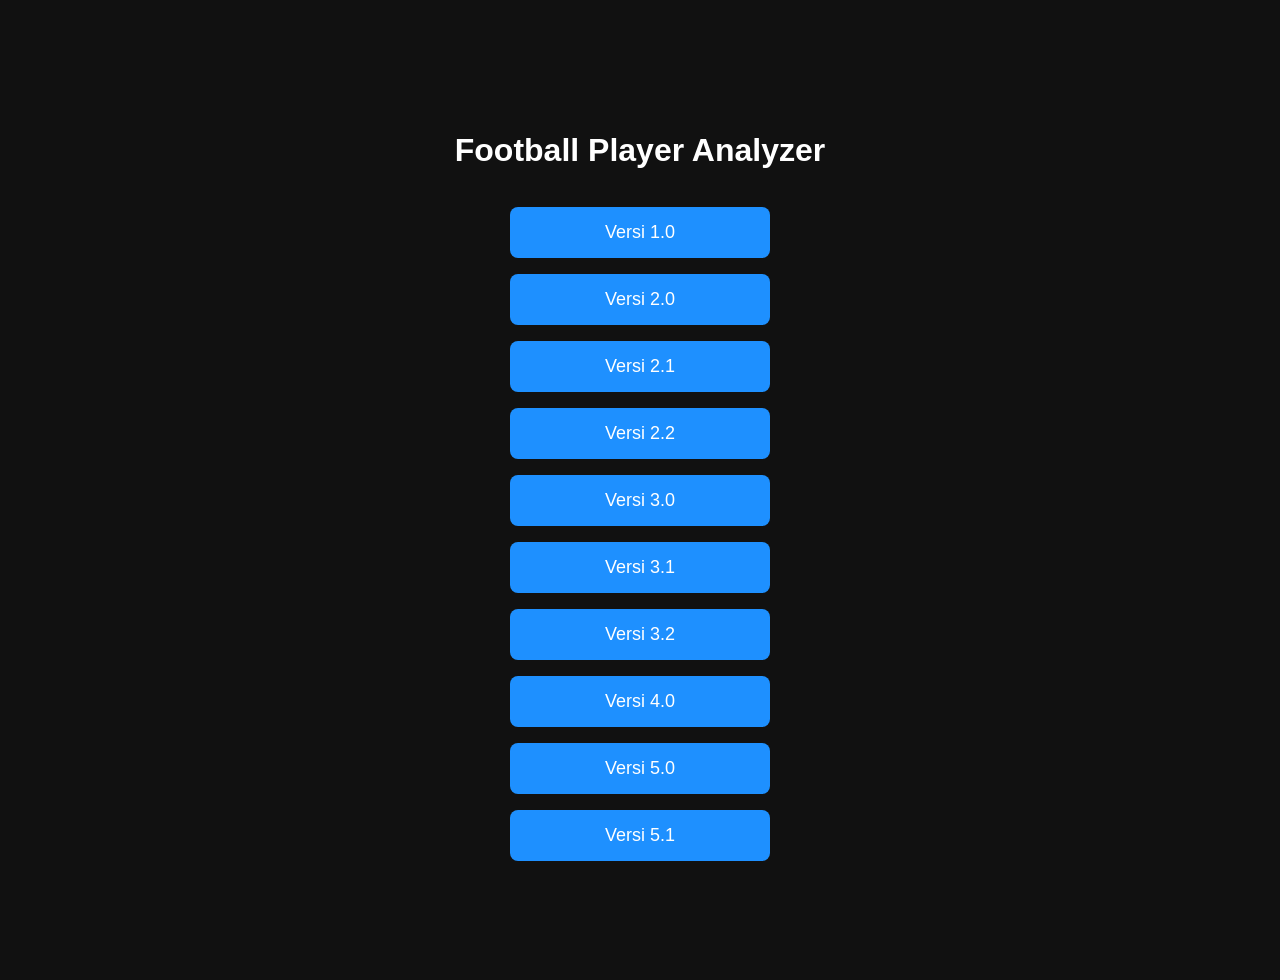
<file: index.html>
<!DOCTYPE html>
<html lang="id">
<head>
    <meta charset="UTF-8">
    <meta name="viewport" content="width=device-width, initial-scale=1.0">
    <title>Football Player Analyzer - Daftar Versi</title>
    <style>
        body {
            font-family: Arial, sans-serif;
            background: #111;
            color: #fff;
            display: flex;
            flex-direction: column;
            align-items: center;
            justify-content: center;
            min-height: 100vh;
            margin: 0;
            padding: 40px 0;
        }
        h1 {
            margin-bottom: 30px;
        }
        a {
            display: block;
            width: 200px;
            text-align: center;
            padding: 15px 30px;
            margin: 8px;
            background: #1e90ff;
            color: #fff;
            text-decoration: none;
            border-radius: 8px;
            font-size: 18px;
            transition: 0.2s;
        }
        a:hover {
            background: #0f6fd6;
        }
    </style>
</head>
<body>
    <h1>Football Player Analyzer</h1>
    <a href="v1.0/">Versi 1.0</a>
    <a href="v2.0/">Versi 2.0</a>
    <a href="v2.1/">Versi 2.1</a>
    <a href="v2.2/">Versi 2.2</a>
    <a href="v3.0/">Versi 3.0</a>
    <a href="v3.1/">Versi 3.1</a>
    <a href="v3.2/">Versi 3.2</a>
    <a href="v4.0/">Versi 4.0</a>
    <a href="v5.0/">Versi 5.0</a>
    <a href="v5.1/">Versi 5.1</a>
</body>
</html>
</file>
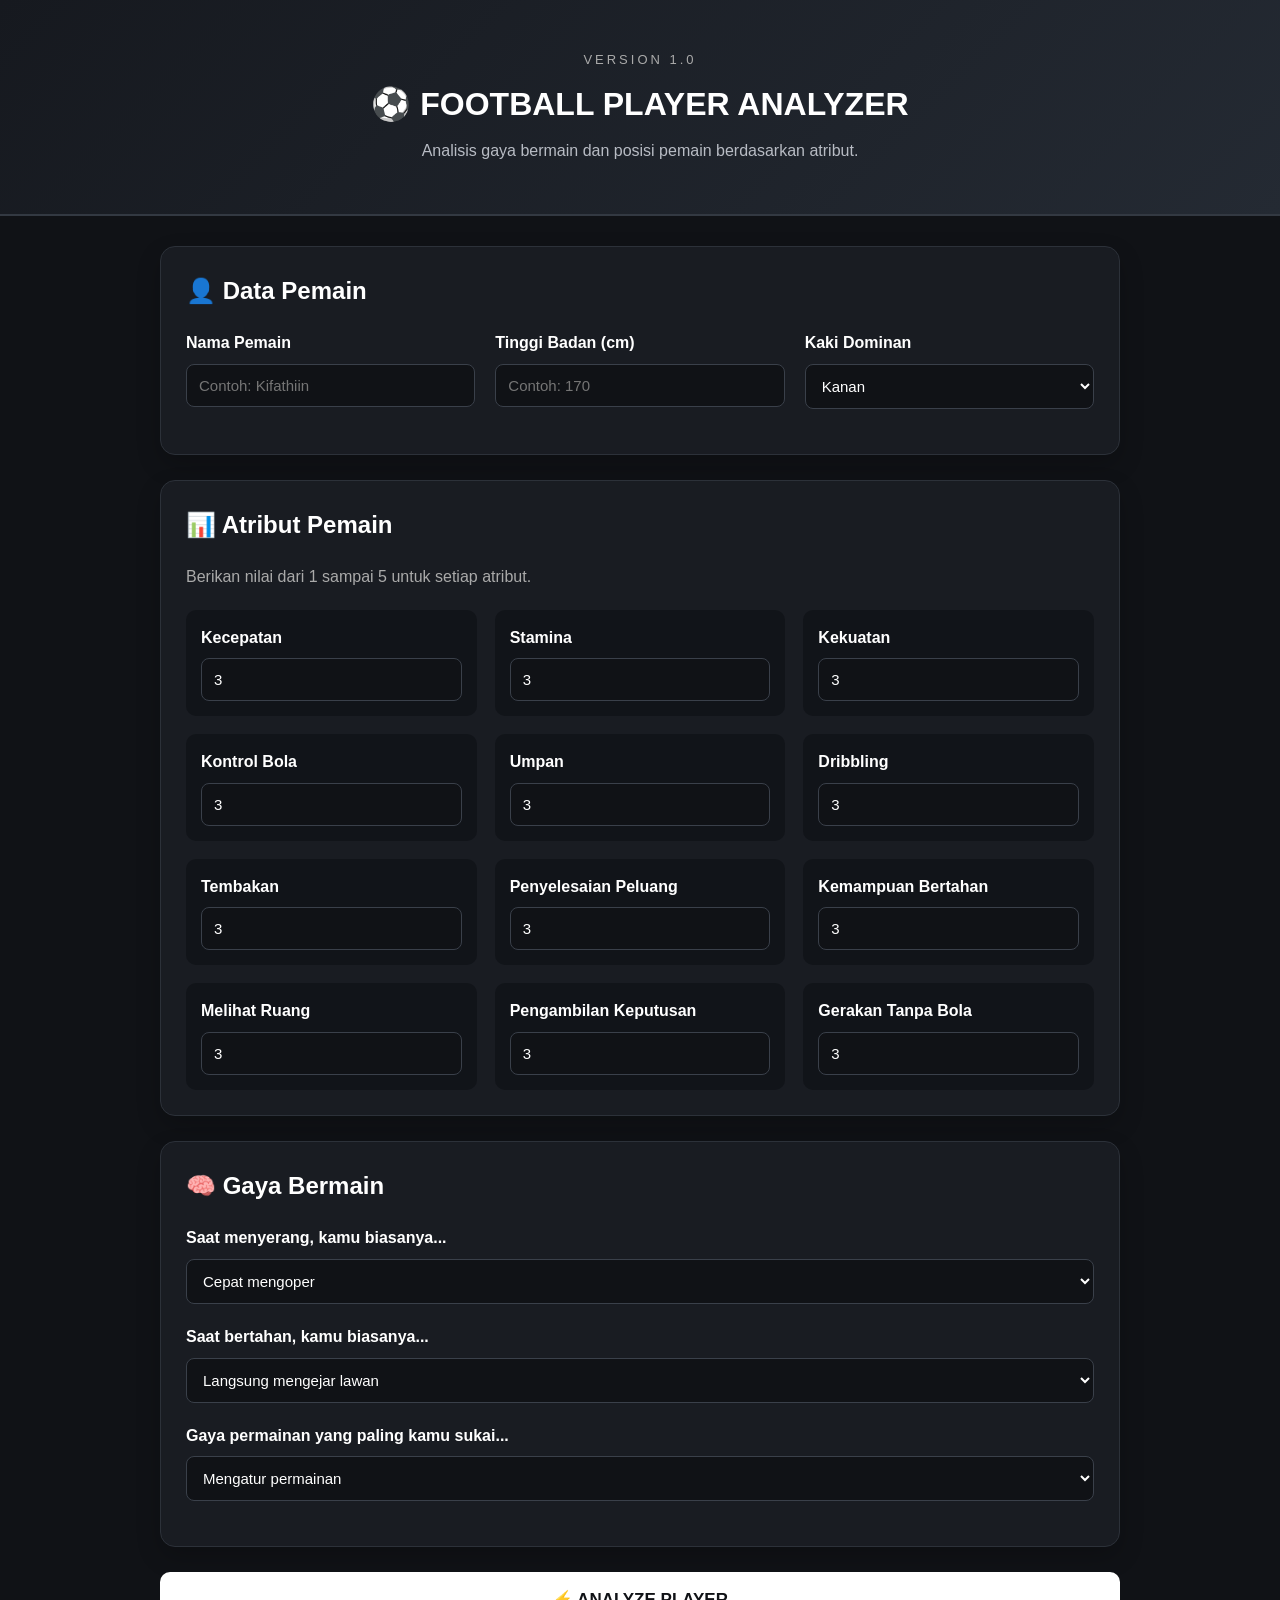
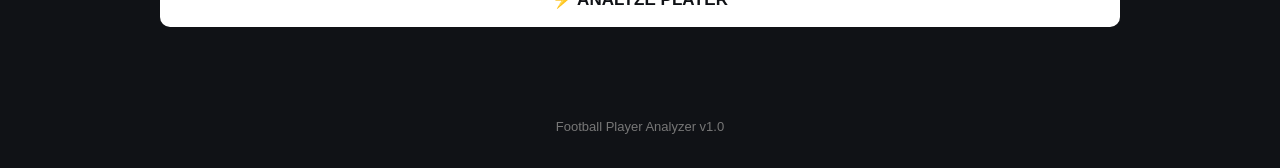
<file: v1.0/index.html>
<!DOCTYPE html>
<html lang="id">
<head>
    <meta charset="UTF-8">
    <meta name="viewport" content="width=device-width, initial-scale=1.0">

    <title>Football Player Analyzer v1.0</title>

    <link rel="stylesheet" href="style.css">
</head>

<body>

    <header class="header">
        <div>
            <p class="version">VERSION 1.0</p>
            <h1>⚽ FOOTBALL PLAYER ANALYZER</h1>
            <p class="subtitle">
                Analisis gaya bermain dan posisi pemain berdasarkan atribut.
            </p>
        </div>
    </header>


    <main class="container">

        <!-- ========================= -->
        <!-- DATA PEMAIN -->
        <!-- ========================= -->

        <section class="card">

            <h2>👤 Data Pemain</h2>

            <div class="form-grid">

                <div class="input-group">
                    <label for="playerName">Nama Pemain</label>
                    <input
                        type="text"
                        id="playerName"
                        placeholder="Contoh: Kifathiin"
                    >
                </div>


                <div class="input-group">
                    <label for="height">Tinggi Badan (cm)</label>
                    <input
                        type="number"
                        id="height"
                        placeholder="Contoh: 170"
                    >
                </div>


                <div class="input-group">
                    <label for="foot">Kaki Dominan</label>

                    <select id="foot">
                        <option value="Kanan">Kanan</option>
                        <option value="Kiri">Kiri</option>
                        <option value="Keduanya">Keduanya</option>
                    </select>

                </div>

            </div>

        </section>


        <!-- ========================= -->
        <!-- ATRIBUT PEMAIN -->
        <!-- ========================= -->

        <section class="card">

            <h2>📊 Atribut Pemain</h2>

            <p class="description">
                Berikan nilai dari 1 sampai 5 untuk setiap atribut.
            </p>


            <div class="attribute-grid">

                <div class="rating">
                    <label>Kecepatan</label>
                    <input type="number" id="speed" min="1" max="5" value="3">
                </div>

                <div class="rating">
                    <label>Stamina</label>
                    <input type="number" id="stamina" min="1" max="5" value="3">
                </div>

                <div class="rating">
                    <label>Kekuatan</label>
                    <input type="number" id="strength" min="1" max="5" value="3">
                </div>

                <div class="rating">
                    <label>Kontrol Bola</label>
                    <input type="number" id="ballControl" min="1" max="5" value="3">
                </div>

                <div class="rating">
                    <label>Umpan</label>
                    <input type="number" id="passing" min="1" max="5" value="3">
                </div>

                <div class="rating">
                    <label>Dribbling</label>
                    <input type="number" id="dribbling" min="1" max="5" value="3">
                </div>

                <div class="rating">
                    <label>Tembakan</label>
                    <input type="number" id="shooting" min="1" max="5" value="3">
                </div>

                <div class="rating">
                    <label>Penyelesaian Peluang</label>
                    <input type="number" id="finishing" min="1" max="5" value="3">
                </div>

                <div class="rating">
                    <label>Kemampuan Bertahan</label>
                    <input type="number" id="defending" min="1" max="5" value="3">
                </div>

                <div class="rating">
                    <label>Melihat Ruang</label>
                    <input type="number" id="vision" min="1" max="5" value="3">
                </div>

                <div class="rating">
                    <label>Pengambilan Keputusan</label>
                    <input type="number" id="decision" min="1" max="5" value="3">
                </div>

                <div class="rating">
                    <label>Gerakan Tanpa Bola</label>
                    <input type="number" id="movement" min="1" max="5" value="3">
                </div>

            </div>

        </section>


        <!-- ========================= -->
        <!-- KEBIASAAN BERMAIN -->
        <!-- ========================= -->

        <section class="card">

            <h2>🧠 Gaya Bermain</h2>


            <div class="input-group">

                <label for="attackHabit">
                    Saat menyerang, kamu biasanya...
                </label>

                <select id="attackHabit">

                    <option value="passing">
                        Cepat mengoper
                    </option>

                    <option value="carry">
                        Membawa bola ke depan
                    </option>

                    <option value="findSpace">
                        Mencari teman yang kosong
                    </option>

                    <option value="dribble">
                        Mencoba melewati lawan
                    </option>

                    <option value="shoot">
                        Mencari kesempatan menembak
                    </option>

                </select>

            </div>


            <div class="input-group">

                <label for="defendingHabit">
                    Saat bertahan, kamu biasanya...
                </label>

                <select id="defendingHabit">

                    <option value="press">
                        Langsung mengejar lawan
                    </option>

                    <option value="return">
                        Cepat kembali ke posisi
                    </option>

                    <option value="passingLane">
                        Menutup jalur umpan
                    </option>

                    <option value="ballCarrier">
                        Mengejar pemain yang membawa bola
                    </option>

                </select>

            </div>


            <div class="input-group">

                <label for="style">
                    Gaya permainan yang paling kamu sukai...
                </label>

                <select id="style">

                    <option value="control">
                        Mengatur permainan
                    </option>

                    <option value="defense">
                        Membantu pertahanan
                    </option>

                    <option value="build">
                        Membawa bola dari belakang
                    </option>

                    <option value="wing">
                        Menyerang dari sisi lapangan
                    </option>

                    <option value="box">
                        Berada dekat kotak penalti
                    </option>

                    <option value="last">
                        Menjadi pemain terakhir di belakang
                    </option>

                </select>

            </div>

        </section>


        <!-- ========================= -->
        <!-- BUTTON -->
        <!-- ========================= -->

        <button class="analyze-button" onclick="analyzePlayer()">
            ⚡ ANALYZE PLAYER
        </button>


        <!-- ========================= -->
        <!-- HASIL ANALISIS -->
        <!-- ========================= -->

        <section id="result" class="result hidden">

            <div class="card result-card">

                <p class="result-label">
                    ANALYSIS RESULT
                </p>

                <h2 id="resultName">
                    Player
                </h2>

                <p id="resultInfo">
                    -
                </p>


                <div class="main-role">

                    <p>POSISI UTAMA</p>

                    <h3 id="mainPosition">
                        -
                    </h3>

                    <p>ROLE</p>

                    <h3 id="mainRole">
                        -
                    </h3>

                </div>

            </div>


            <!-- ATRIBUT HASIL -->

            <div class="card">

                <h2>📈 Profil Atribut</h2>

                <div id="attributeResults"></div>

            </div>


            <!-- PERINGKAT POSISI -->

            <div class="card">

                <h2>🏆 Peringkat Posisi</h2>

                <div id="positionResults"></div>

            </div>


            <!-- ROLE MODEL -->

            <div class="card">

                <h2>⭐ Role Model</h2>

                <div id="roleModel"></div>

            </div>


            <!-- KELEBIHAN -->

            <div class="card">

                <h2>💪 Kekuatan Utama</h2>

                <div id="strengthResults"></div>

            </div>


            <!-- SARAN -->

            <div class="card">

                <h2>📌 Saran Pengembangan</h2>

                <div id="suggestionResults"></div>

            </div>

        </section>

    </main>


    <footer>
        Football Player Analyzer v1.0
    </footer>


    <script src="script.js"></script>

</body>
</html>
</file>
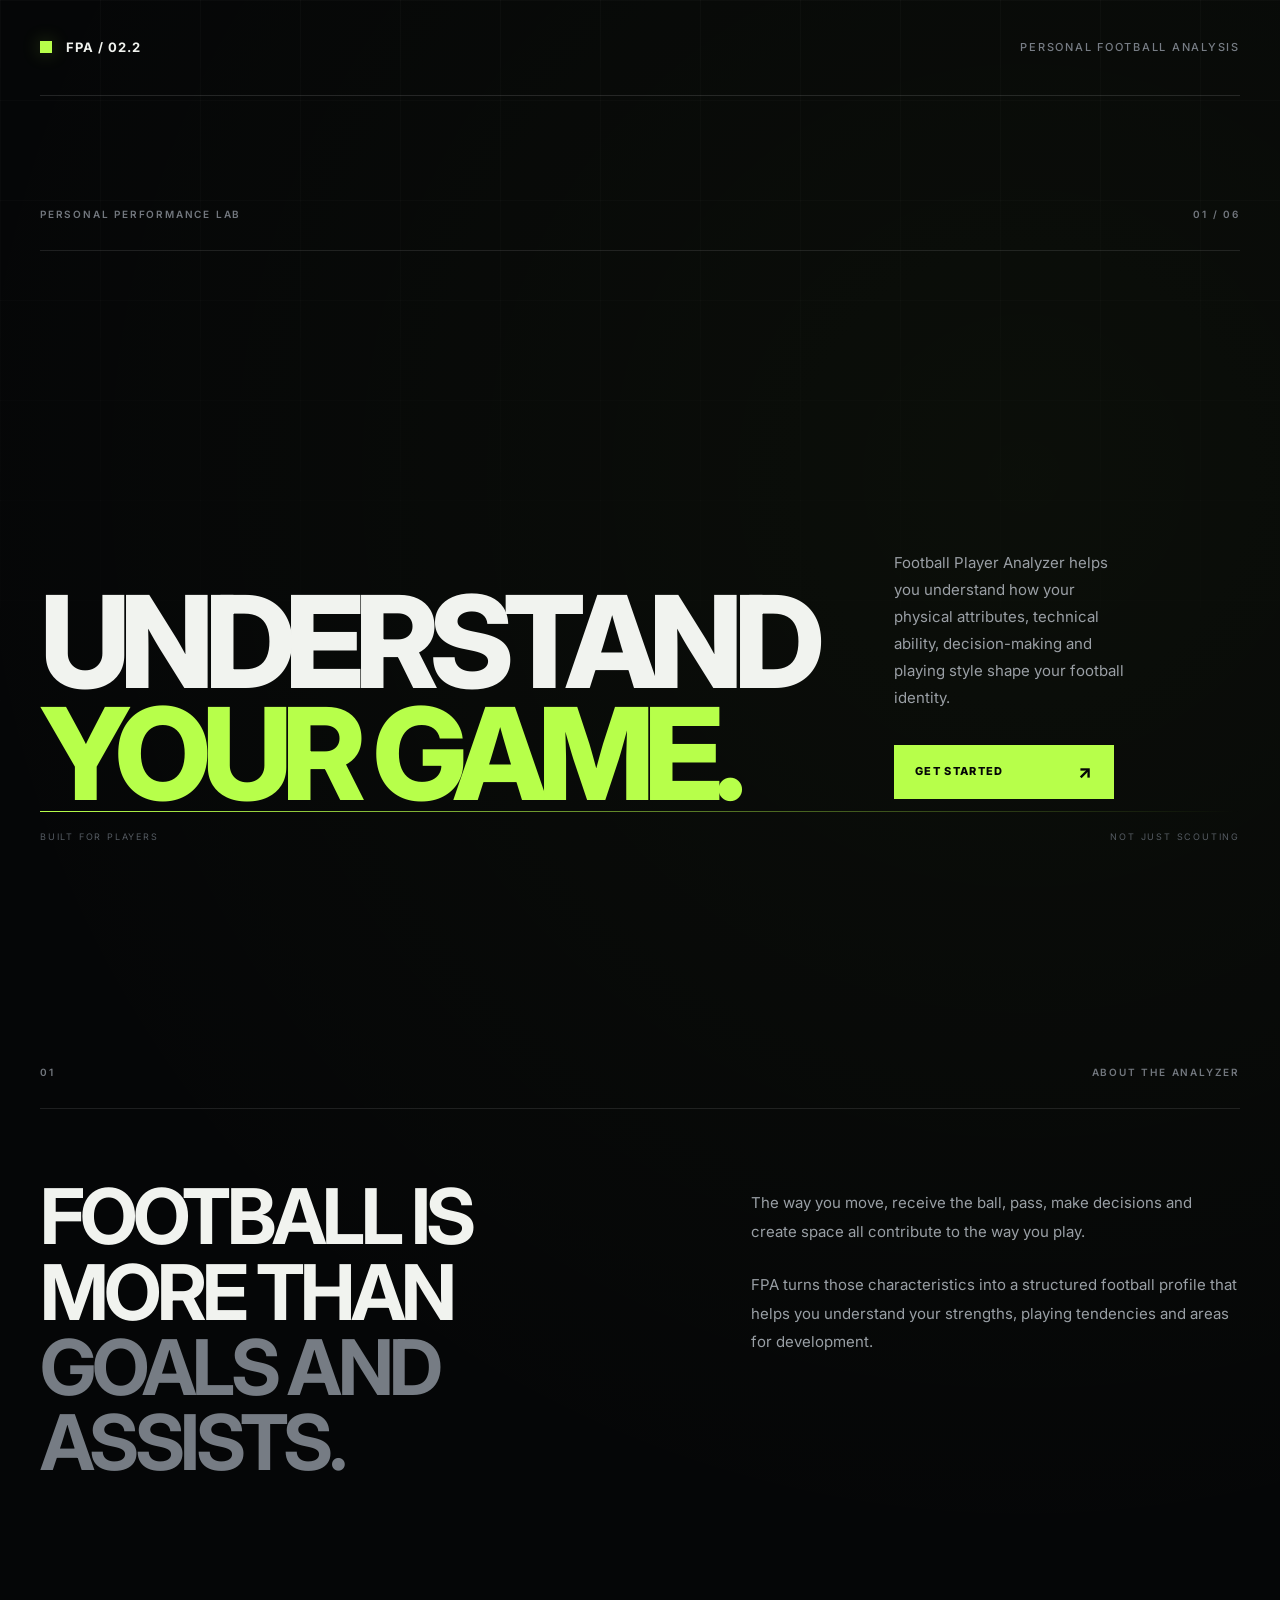
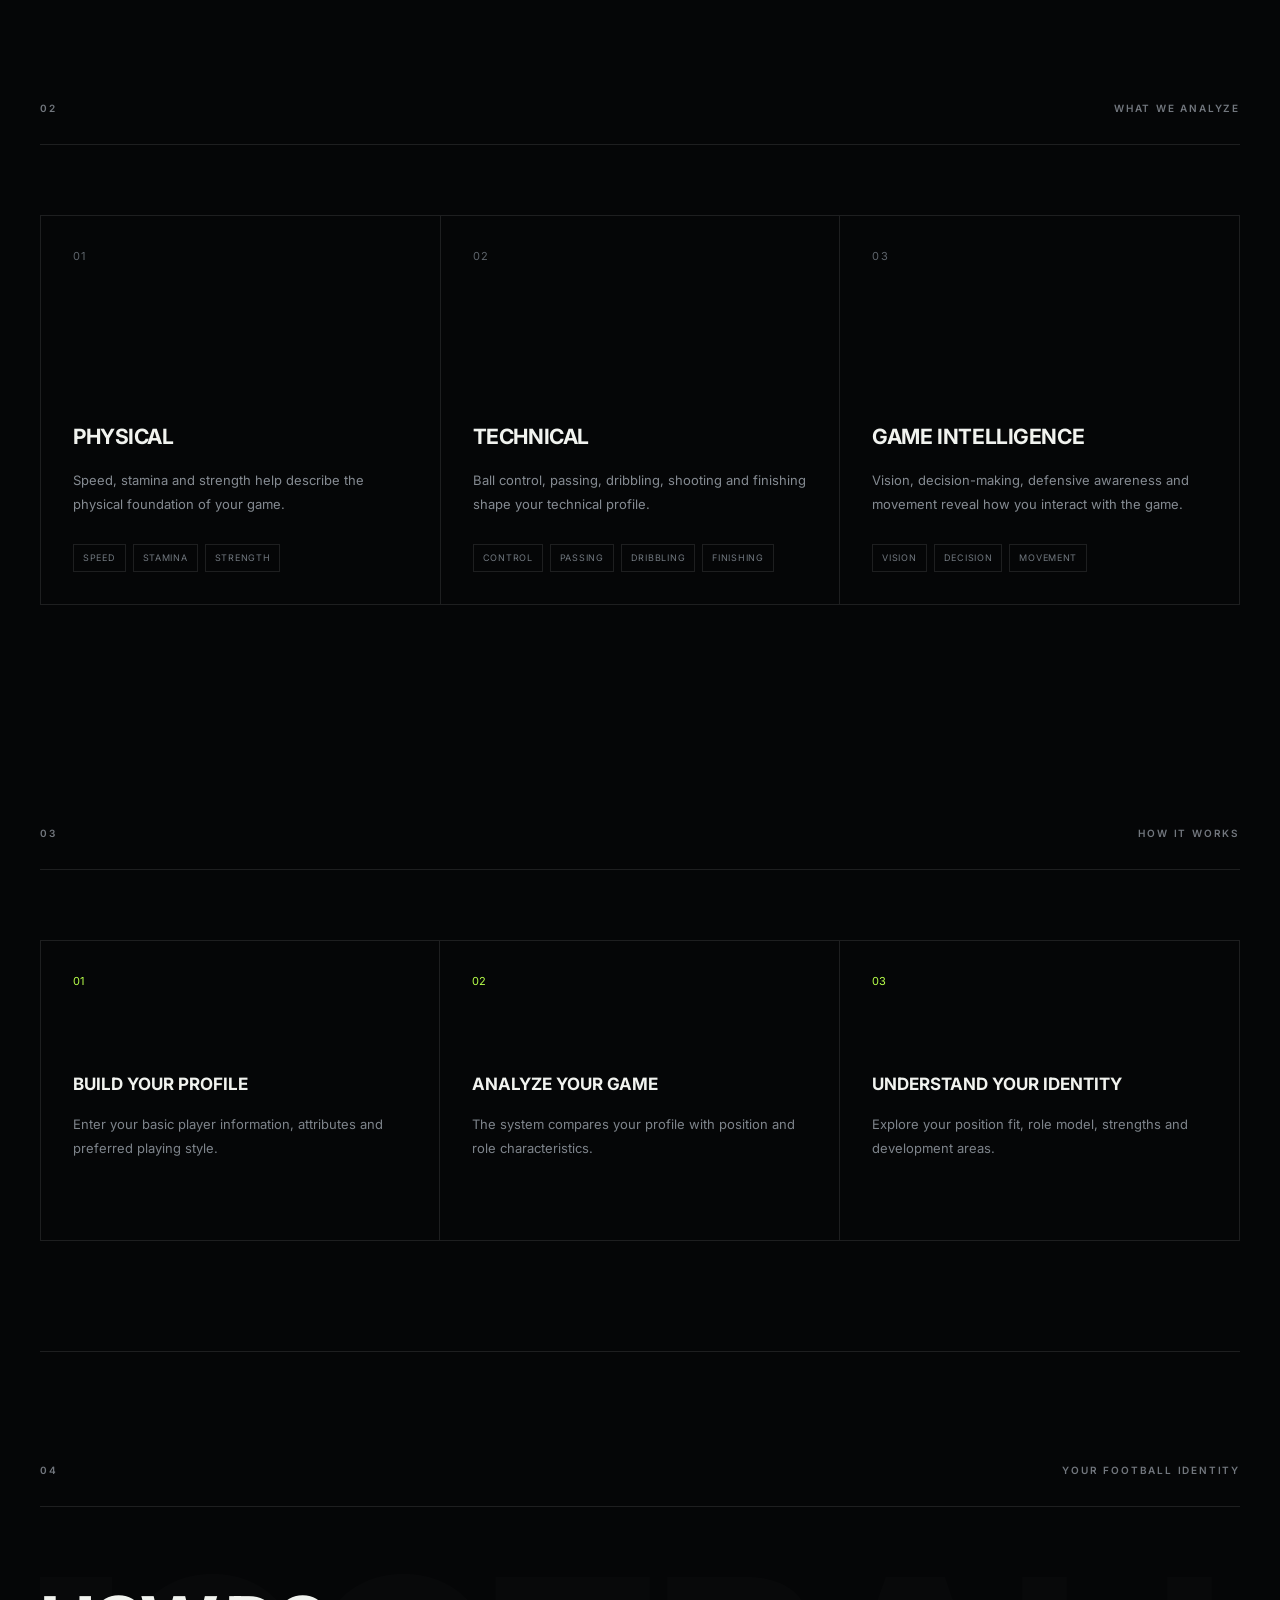
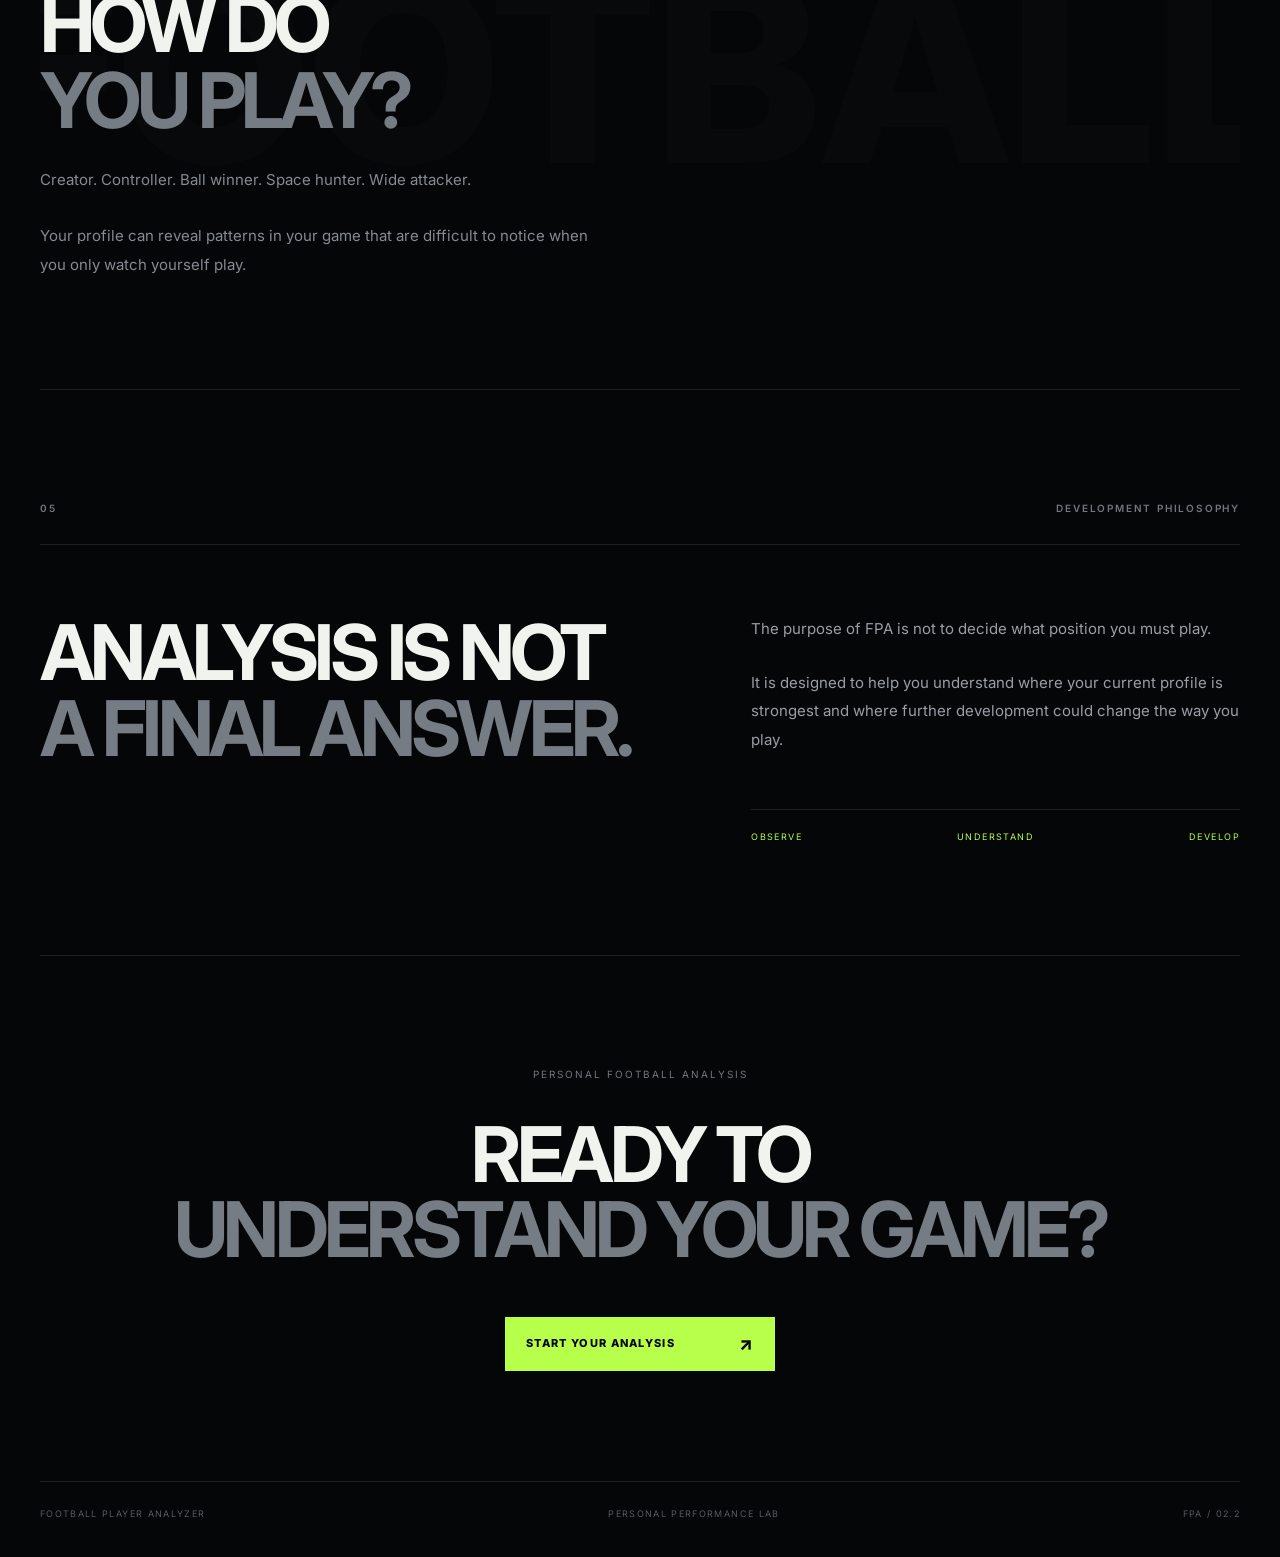
<file: v2.2/index.html>
<!DOCTYPE html>
<html lang="en">
<head>
    <meta charset="UTF-8">
    <meta name="viewport" content="width=device-width, initial-scale=1.0">

    <title>Football Player Analyzer</title>

    <link rel="preconnect" href="https://fonts.googleapis.com">
    <link rel="preconnect" href="https://fonts.gstatic.com" crossorigin>

    <link
        href="https://fonts.googleapis.com/css2?family=Inter:wght@400;500;600;700;800&display=swap"
        rel="stylesheet"
    >

    <link rel="stylesheet" href="style.css">
</head>

<body>

    <div class="page-grid"></div>

    <header class="site-header">
        <a href="index.html" class="brand">
            <span class="brand-mark"></span>
            <span>FPA / 02.2</span>
        </a>

        <div class="header-label">
            PERSONAL FOOTBALL ANALYSIS
        </div>
    </header>


    <main>

        <!-- HERO -->
        <section class="hero section-pad">

            <div class="hero-meta">
                <span>PERSONAL PERFORMANCE LAB</span>
                <span>01 / 06</span>
            </div>

            <div class="hero-content">

                <div class="hero-title">
                    <span>UNDERSTAND</span>
                    <span>YOUR GAME.</span>
                </div>

                <div class="hero-description">
                    <p>
                        Football Player Analyzer helps you understand
                        how your physical attributes, technical ability,
                        decision-making and playing style shape your
                        football identity.
                    </p>

                    <a href="analysis.html" class="primary-button">
                        <span>GET STARTED</span>
                        <span class="button-arrow">↗</span>
                    </a>
                </div>

            </div>

            <div class="hero-line"></div>

            <div class="hero-bottom">
                <span>BUILT FOR PLAYERS</span>
                <span>NOT JUST SCOUTING</span>
            </div>

        </section>


        <!-- ABOUT -->
        <section class="content-section section-pad">

            <div class="section-index">
                <span>01</span>
                <span>ABOUT THE ANALYZER</span>
            </div>

            <div class="section-layout">

                <div class="section-heading">
                    <h2>
                        Football is more than
                        <span>goals and assists.</span>
                    </h2>
                </div>

                <div class="section-text">
                    <p>
                        The way you move, receive the ball, pass,
                        make decisions and create space all contribute
                        to the way you play.
                    </p>

                    <p>
                        FPA turns those characteristics into a
                        structured football profile that helps you
                        understand your strengths, playing tendencies
                        and areas for development.
                    </p>
                </div>

            </div>

        </section>


        <!-- WHAT WE ANALYZE -->
        <section class="content-section section-pad">

            <div class="section-index">
                <span>02</span>
                <span>WHAT WE ANALYZE</span>
            </div>

            <div class="analysis-grid">

                <article class="analysis-block">
                    <div class="block-number">01</div>

                    <div>
                        <h3>PHYSICAL</h3>

                        <p>
                            Speed, stamina and strength help describe
                            the physical foundation of your game.
                        </p>

                        <div class="tag-list">
                            <span>Speed</span>
                            <span>Stamina</span>
                            <span>Strength</span>
                        </div>
                    </div>
                </article>


                <article class="analysis-block accent-blue">
                    <div class="block-number">02</div>

                    <div>
                        <h3>TECHNICAL</h3>

                        <p>
                            Ball control, passing, dribbling,
                            shooting and finishing shape your
                            technical profile.
                        </p>

                        <div class="tag-list">
                            <span>Control</span>
                            <span>Passing</span>
                            <span>Dribbling</span>
                            <span>Finishing</span>
                        </div>
                    </div>
                </article>


                <article class="analysis-block accent-lime">
                    <div class="block-number">03</div>

                    <div>
                        <h3>GAME INTELLIGENCE</h3>

                        <p>
                            Vision, decision-making, defensive awareness
                            and movement reveal how you interact with
                            the game.
                        </p>

                        <div class="tag-list">
                            <span>Vision</span>
                            <span>Decision</span>
                            <span>Movement</span>
                        </div>
                    </div>
                </article>

            </div>

        </section>


        <!-- HOW IT WORKS -->
        <section class="content-section section-pad">

            <div class="section-index">
                <span>03</span>
                <span>HOW IT WORKS</span>
            </div>

            <div class="process-grid">

                <article class="process-item">
                    <span class="process-number">01</span>

                    <h3>BUILD YOUR PROFILE</h3>

                    <p>
                        Enter your basic player information,
                        attributes and preferred playing style.
                    </p>
                </article>


                <article class="process-item">
                    <span class="process-number">02</span>

                    <h3>ANALYZE YOUR GAME</h3>

                    <p>
                        The system compares your profile with
                        position and role characteristics.
                    </p>
                </article>


                <article class="process-item">
                    <span class="process-number">03</span>

                    <h3>UNDERSTAND YOUR IDENTITY</h3>

                    <p>
                        Explore your position fit, role model,
                        strengths and development areas.
                    </p>
                </article>

            </div>

        </section>


        <!-- FOOTBALL IDENTITY -->
        <section class="identity-section section-pad">

            <div class="identity-background">
                FOOTBALL
            </div>

            <div class="section-index">
                <span>04</span>
                <span>YOUR FOOTBALL IDENTITY</span>
            </div>

            <div class="identity-content">

                <h2>
                    HOW DO
                    <span>YOU PLAY?</span>
                </h2>

                <p>
                    Creator. Controller. Ball winner.
                    Space hunter. Wide attacker.
                </p>

                <p>
                    Your profile can reveal patterns in your
                    game that are difficult to notice when
                    you only watch yourself play.
                </p>

            </div>

        </section>


        <!-- DEVELOPMENT -->
        <section class="content-section section-pad">

            <div class="section-index">
                <span>05</span>
                <span>DEVELOPMENT PHILOSOPHY</span>
            </div>

            <div class="development-layout">

                <div>
                    <h2>
                        ANALYSIS IS NOT
                        <span>A FINAL ANSWER.</span>
                    </h2>
                </div>

                <div class="development-copy">

                    <p>
                        The purpose of FPA is not to decide what
                        position you must play.
                    </p>

                    <p>
                        It is designed to help you understand
                        where your current profile is strongest
                        and where further development could
                        change the way you play.
                    </p>

                    <div class="development-line">
                        <span>OBSERVE</span>
                        <span>UNDERSTAND</span>
                        <span>DEVELOP</span>
                    </div>

                </div>

            </div>

        </section>


        <!-- CTA -->
        <section class="final-cta section-pad">

            <div class="cta-small">
                PERSONAL FOOTBALL ANALYSIS
            </div>

            <h2>
                READY TO
                <span>UNDERSTAND YOUR GAME?</span>
            </h2>

            <a href="analysis.html" class="primary-button large">
                <span>START YOUR ANALYSIS</span>
                <span class="button-arrow">↗</span>
            </a>

        </section>

    </main>


    <footer class="site-footer">

        <div>
            FOOTBALL PLAYER ANALYZER
        </div>

        <div>
            PERSONAL PERFORMANCE LAB
        </div>

        <div>
            FPA / 02.2
        </div>

    </footer>


    <script src="home.js"></script>

</body>
</html>
</file>
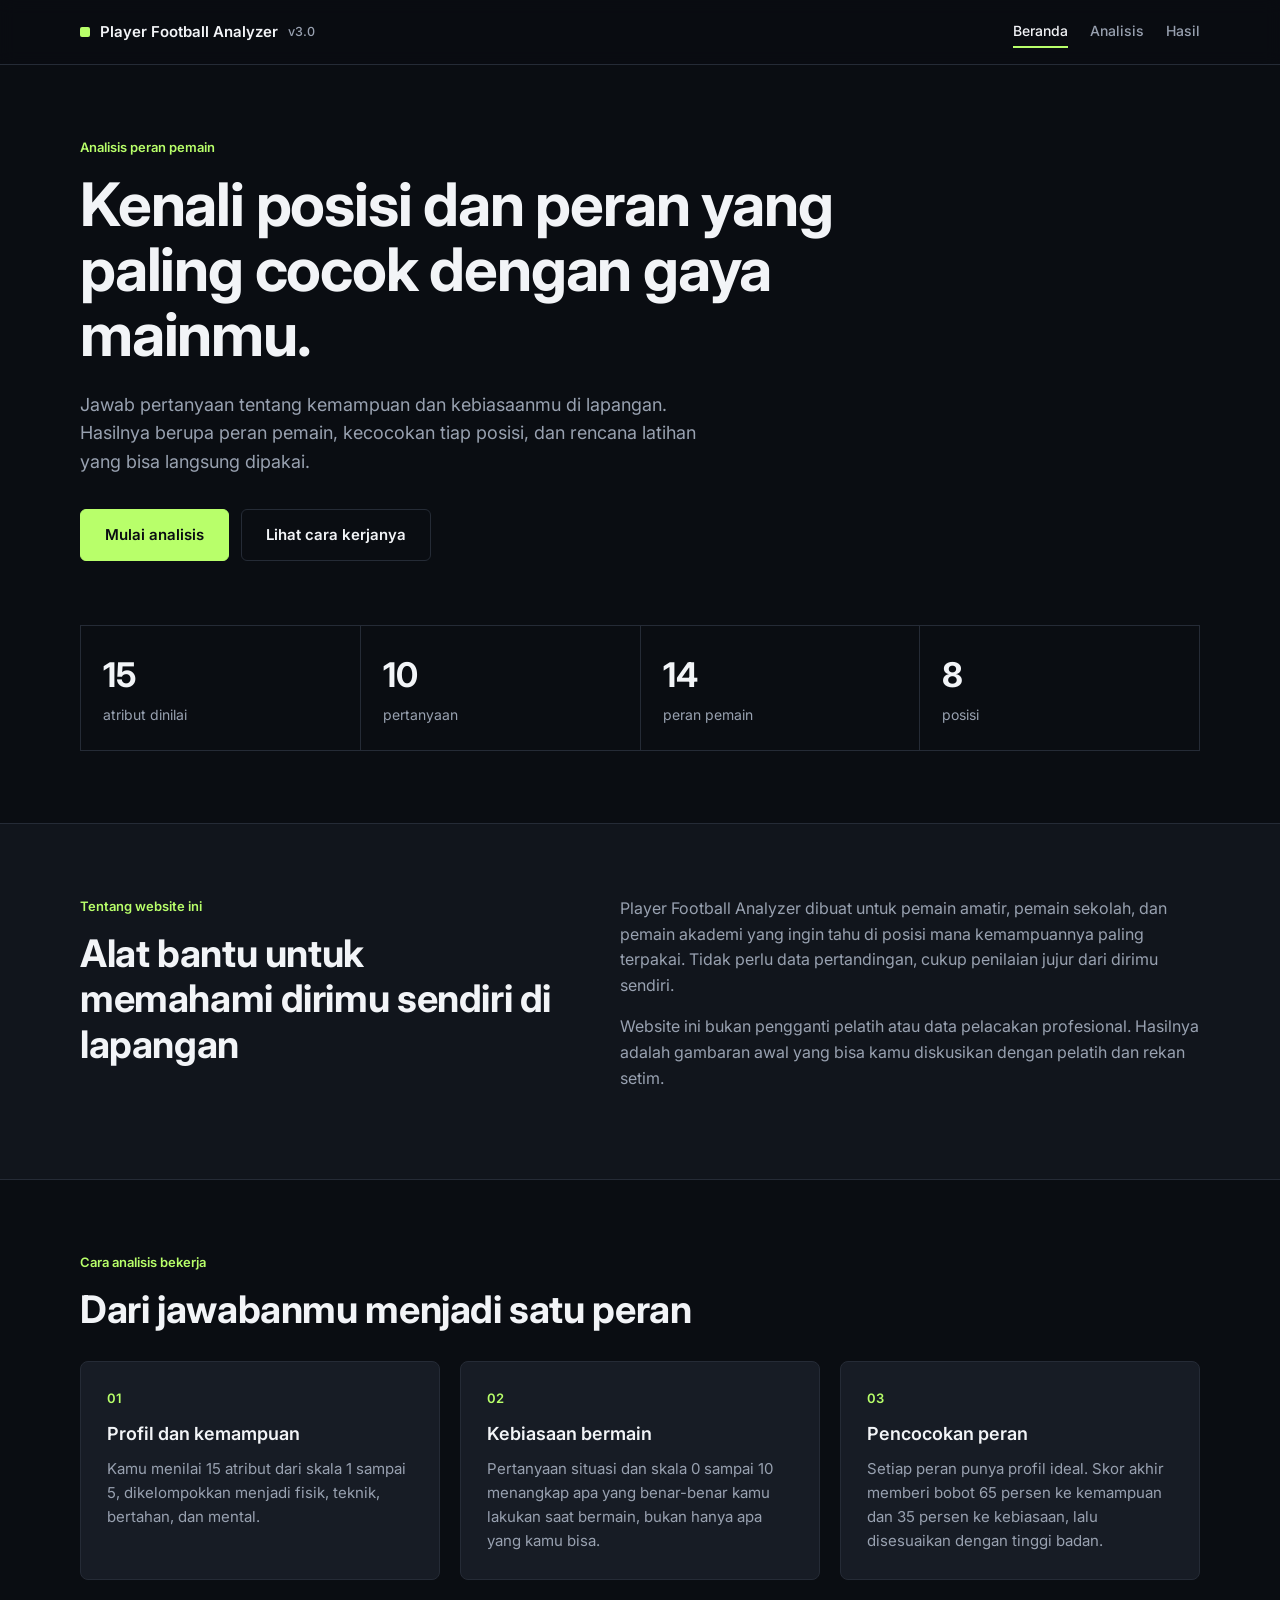
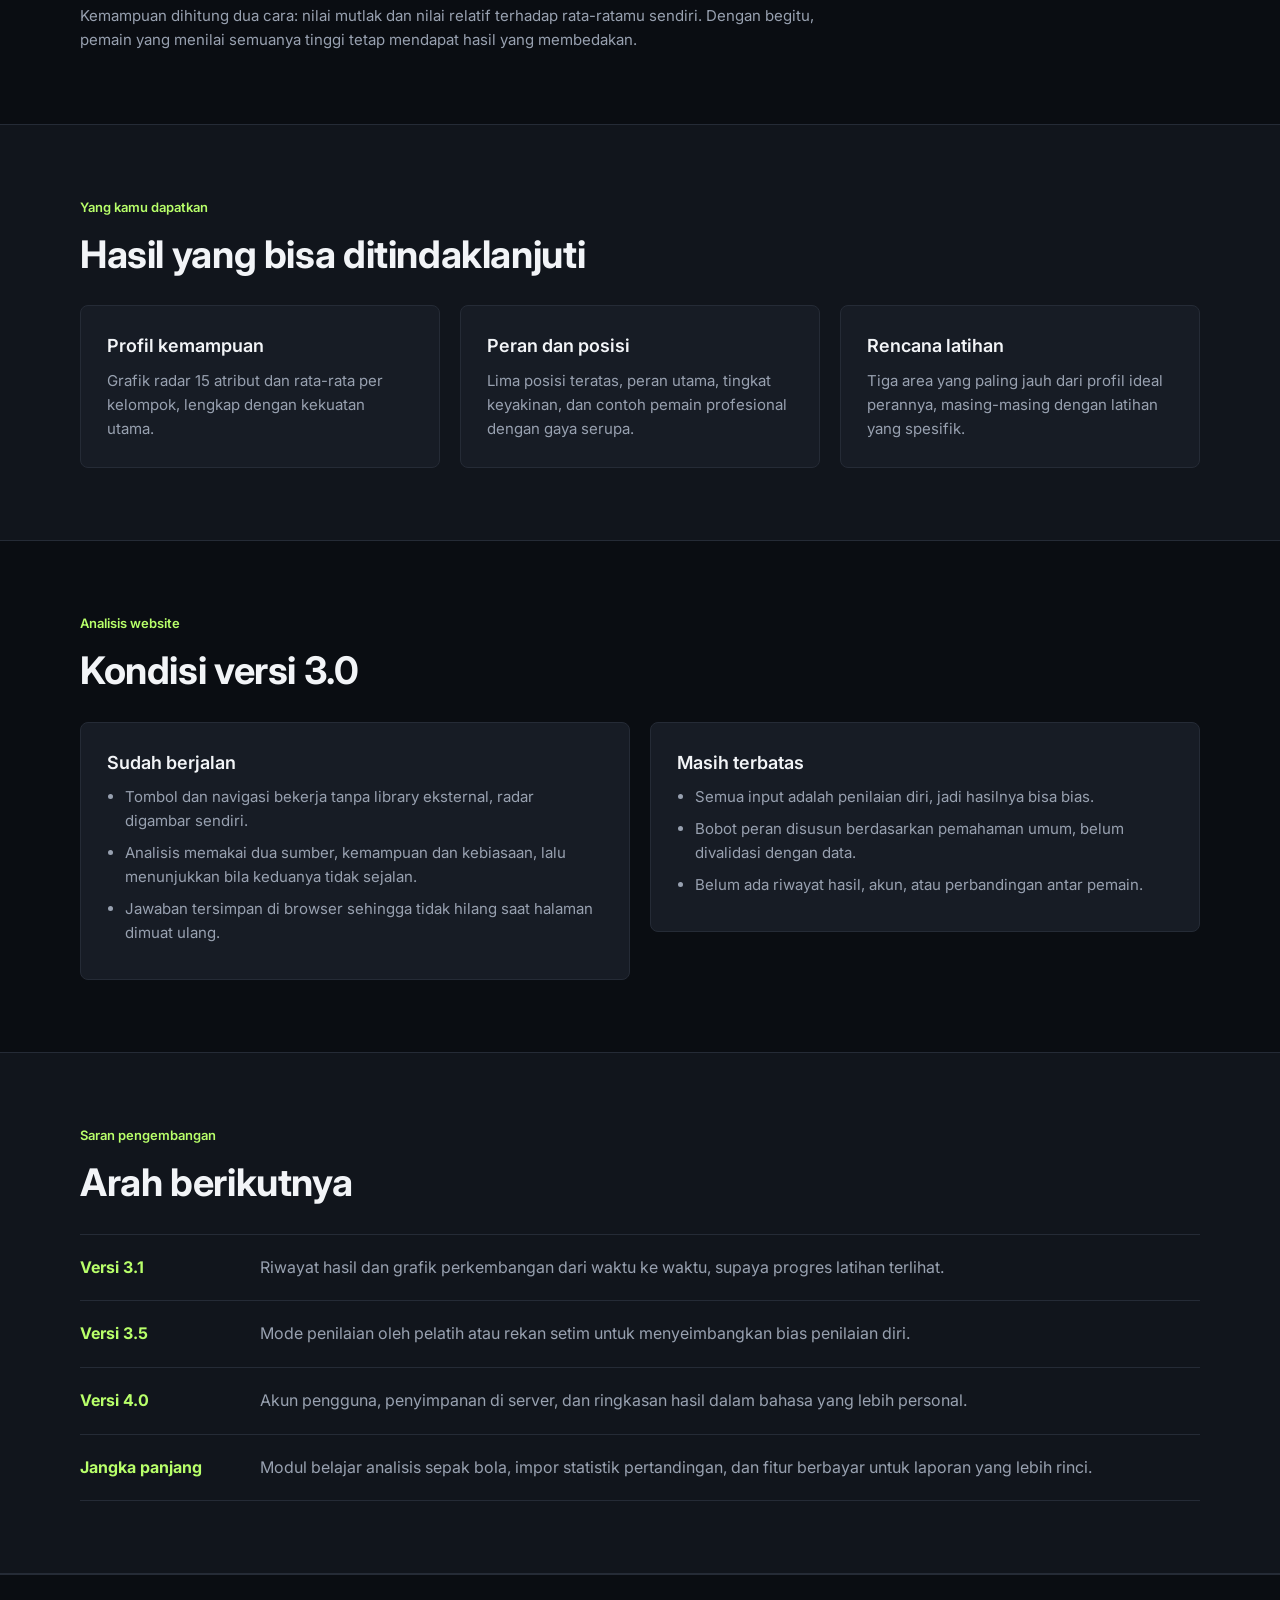
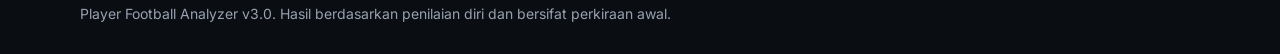
<file: v3.0/index.html>
<!DOCTYPE html>
<html lang="id">
<head>
<meta charset="UTF-8">
<meta name="viewport" content="width=device-width, initial-scale=1.0">
<title>Player Football Analyzer v3.0</title>
<link rel="preconnect" href="https://fonts.googleapis.com">
<link rel="preconnect" href="https://fonts.gstatic.com" crossorigin>
<link href="https://fonts.googleapis.com/css2?family=Inter:wght@400;500;600;700&display=swap" rel="stylesheet">
<link rel="stylesheet" href="style.css">
</head>
<body>

<header class="top">
  <a class="brand" href="#/" data-go="home"><i></i>Player Football Analyzer <small>v3.0</small></a>
  <nav>
    <a href="#/" data-nav="home">Beranda</a>
    <a href="#/analisis" data-nav="analisis">Analisis</a>
    <a href="#/hasil" data-nav="hasil">Hasil</a>
  </nav>
</header>

<main>

<!-- BERANDA -->
<section data-view="home">
  <div class="hero wrap">
    <p class="tag">Analisis peran pemain</p>
    <h1>Kenali posisi dan peran yang paling cocok dengan gaya mainmu.</h1>
    <p class="lead">Jawab pertanyaan tentang kemampuan dan kebiasaanmu di lapangan. Hasilnya berupa peran pemain, kecocokan tiap posisi, dan rencana latihan yang bisa langsung dipakai.</p>
    <div class="row">
      <button class="btn" data-go="analisis">Mulai analisis</button>
      <button class="btn ghost" data-scroll="cara">Lihat cara kerjanya</button>
    </div>
    <div class="stats" id="stats"></div>
  </div>

  <div class="band"><div class="wrap two">
    <div>
      <p class="tag">Tentang website ini</p>
      <h2>Alat bantu untuk memahami dirimu sendiri di lapangan</h2>
    </div>
    <div class="txt">
      <p>Player Football Analyzer dibuat untuk pemain amatir, pemain sekolah, dan pemain akademi yang ingin tahu di posisi mana kemampuannya paling terpakai. Tidak perlu data pertandingan, cukup penilaian jujur dari dirimu sendiri.</p>
      <p>Website ini bukan pengganti pelatih atau data pelacakan profesional. Hasilnya adalah gambaran awal yang bisa kamu diskusikan dengan pelatih dan rekan setim.</p>
    </div>
  </div></div>

  <div class="wrap" id="cara">
    <p class="tag">Cara analisis bekerja</p>
    <h2>Dari jawabanmu menjadi satu peran</h2>
    <div class="grid3">
      <article class="card"><span class="n">01</span><h3>Profil dan kemampuan</h3><p>Kamu menilai 15 atribut dari skala 1 sampai 5, dikelompokkan menjadi fisik, teknik, bertahan, dan mental.</p></article>
      <article class="card"><span class="n">02</span><h3>Kebiasaan bermain</h3><p>Pertanyaan situasi dan skala 0 sampai 10 menangkap apa yang benar-benar kamu lakukan saat bermain, bukan hanya apa yang kamu bisa.</p></article>
      <article class="card"><span class="n">03</span><h3>Pencocokan peran</h3><p>Setiap peran punya profil ideal. Skor akhir memberi bobot 65 persen ke kemampuan dan 35 persen ke kebiasaan, lalu disesuaikan dengan tinggi badan.</p></article>
    </div>
    <p class="note">Kemampuan dihitung dua cara: nilai mutlak dan nilai relatif terhadap rata-ratamu sendiri. Dengan begitu, pemain yang menilai semuanya tinggi tetap mendapat hasil yang membedakan.</p>
  </div>

  <div class="band"><div class="wrap">
    <p class="tag">Yang kamu dapatkan</p>
    <h2>Hasil yang bisa ditindaklanjuti</h2>
    <div class="grid3">
      <article class="card"><h3>Profil kemampuan</h3><p>Grafik radar 15 atribut dan rata-rata per kelompok, lengkap dengan kekuatan utama.</p></article>
      <article class="card"><h3>Peran dan posisi</h3><p>Lima posisi teratas, peran utama, tingkat keyakinan, dan contoh pemain profesional dengan gaya serupa.</p></article>
      <article class="card"><h3>Rencana latihan</h3><p>Tiga area yang paling jauh dari profil ideal perannya, masing-masing dengan latihan yang spesifik.</p></article>
    </div>
  </div></div>

  <div class="wrap">
    <p class="tag">Analisis website</p>
    <h2>Kondisi versi 3.0</h2>
    <div class="two cols">
      <div class="card"><h3>Sudah berjalan</h3>
        <ul>
          <li>Tombol dan navigasi bekerja tanpa library eksternal, radar digambar sendiri.</li>
          <li>Analisis memakai dua sumber, kemampuan dan kebiasaan, lalu menunjukkan bila keduanya tidak sejalan.</li>
          <li>Jawaban tersimpan di browser sehingga tidak hilang saat halaman dimuat ulang.</li>
        </ul></div>
      <div class="card"><h3>Masih terbatas</h3>
        <ul>
          <li>Semua input adalah penilaian diri, jadi hasilnya bisa bias.</li>
          <li>Bobot peran disusun berdasarkan pemahaman umum, belum divalidasi dengan data.</li>
          <li>Belum ada riwayat hasil, akun, atau perbandingan antar pemain.</li>
        </ul></div>
    </div>
  </div>

  <div class="band"><div class="wrap">
    <p class="tag">Saran pengembangan</p>
    <h2>Arah berikutnya</h2>
    <ol class="road">
      <li><b>Versi 3.1</b><span>Riwayat hasil dan grafik perkembangan dari waktu ke waktu, supaya progres latihan terlihat.</span></li>
      <li><b>Versi 3.5</b><span>Mode penilaian oleh pelatih atau rekan setim untuk menyeimbangkan bias penilaian diri.</span></li>
      <li><b>Versi 4.0</b><span>Akun pengguna, penyimpanan di server, dan ringkasan hasil dalam bahasa yang lebih personal.</span></li>
      <li><b>Jangka panjang</b><span>Modul belajar analisis sepak bola, impor statistik pertandingan, dan fitur berbayar untuk laporan yang lebih rinci.</span></li>
    </ol>
  </div></div>
</section>

<!-- ANALISIS -->
<section data-view="analisis" hidden>
  <div class="wrap narrow">
    <p class="tag">Analisis</p>
    <h2 id="stepTitle"></h2>
    <div class="bar"><div id="bar"></div></div>
    <p class="hint" id="stepHint"></p>
    <div id="stepBody"></div>
    <p class="err" id="err" role="alert"></p>
    <div class="row between">
      <button class="btn ghost" id="prev">Kembali</button>
      <button class="btn" id="next">Lanjut</button>
    </div>
  </div>
</section>

<!-- HASIL -->
<section data-view="hasil" hidden>
  <div class="wrap" id="resultBody"></div>
</section>

</main>

<footer><div class="wrap">Player Football Analyzer v3.0. Hasil berdasarkan penilaian diri dan bersifat perkiraan awal.</div></footer>

<script src="script.js"></script>
</body>
</html>
</file>
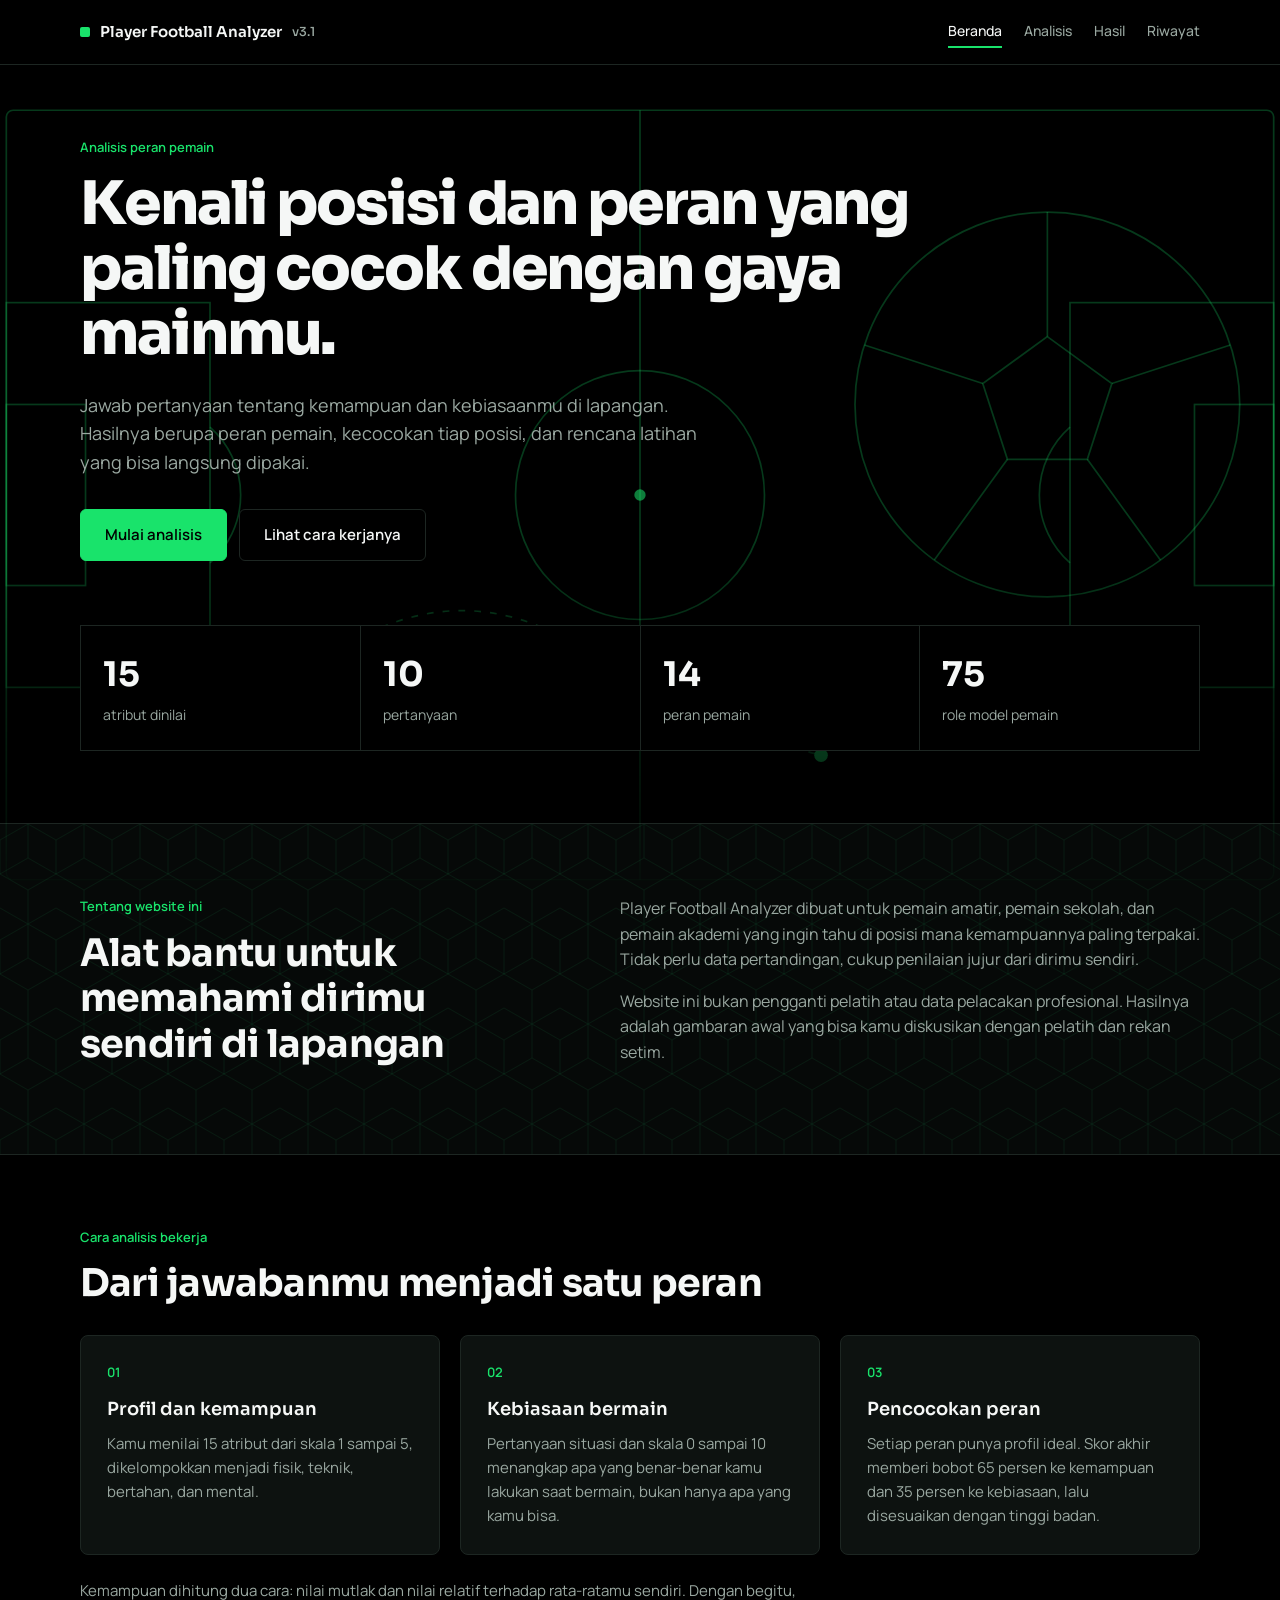
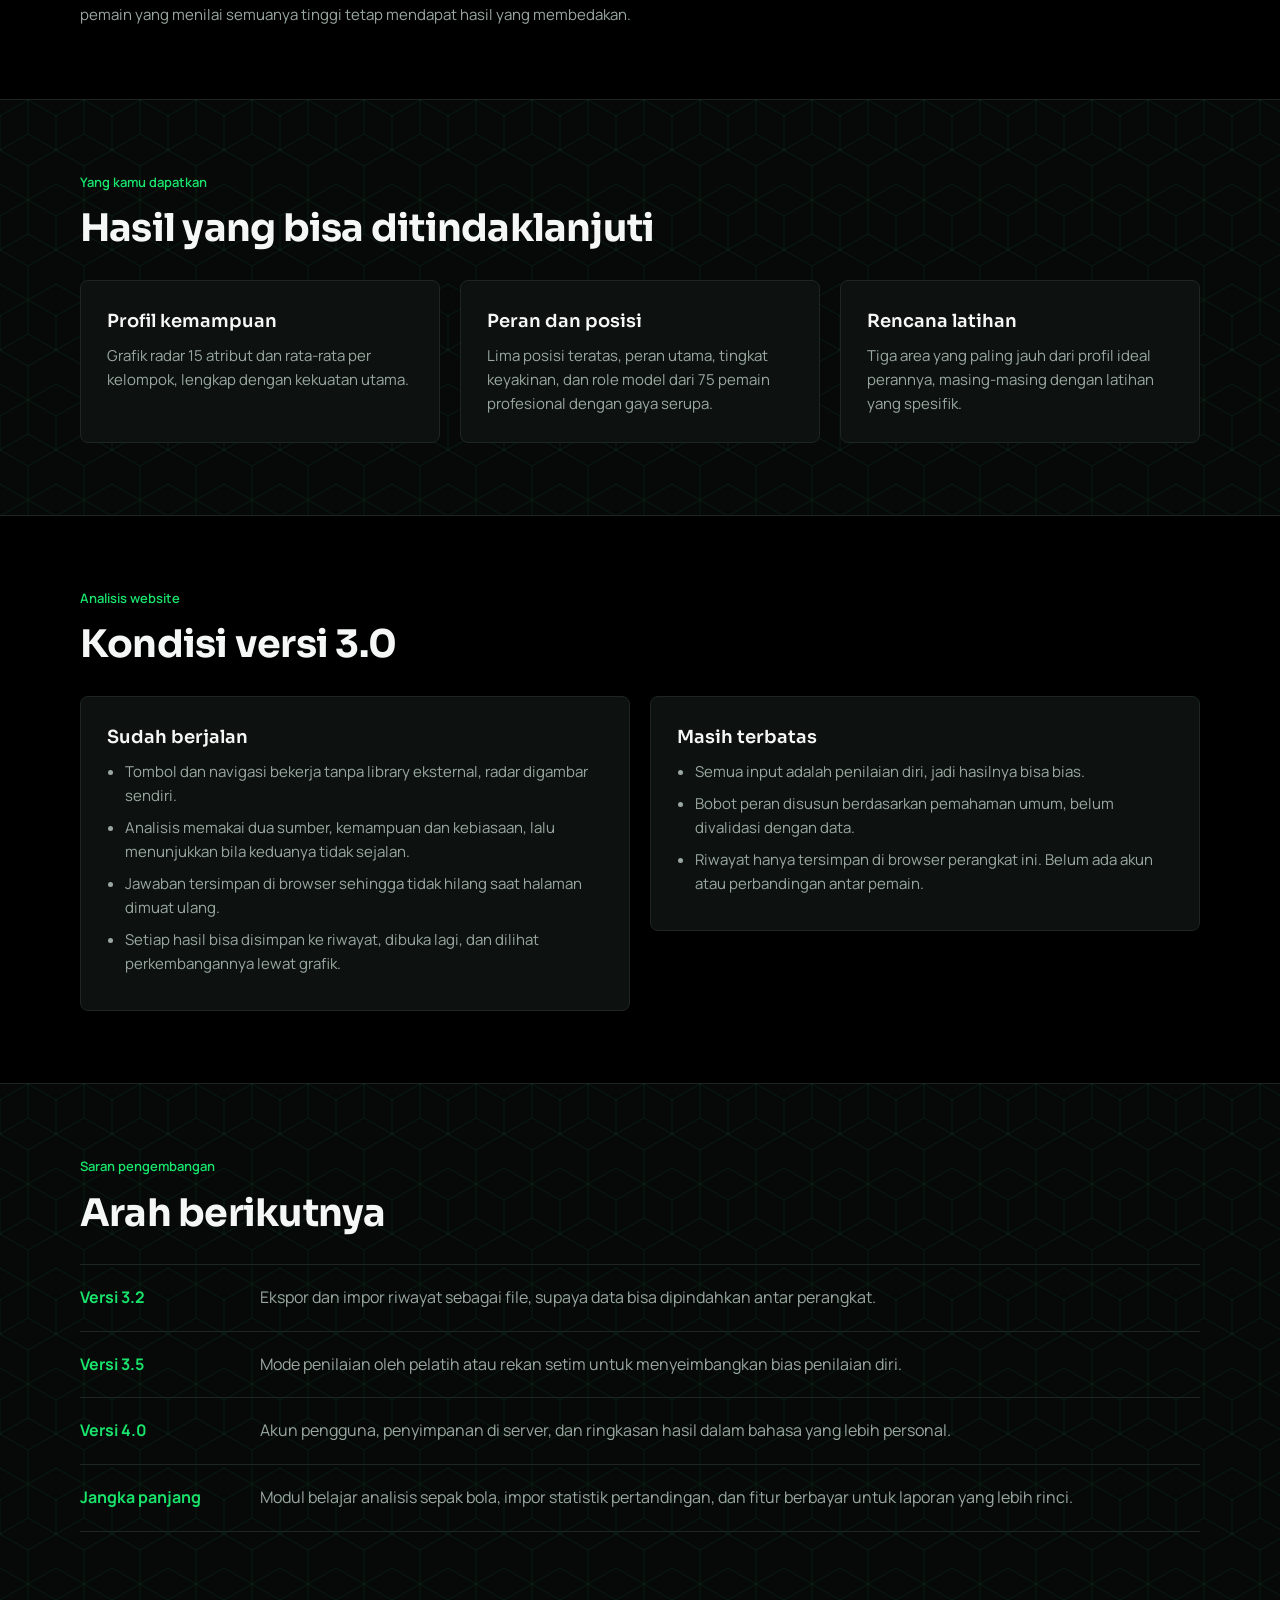
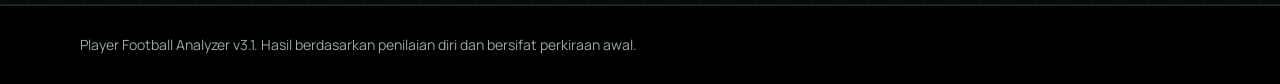
<file: v3.1/index.html>
<!DOCTYPE html>
<html lang="id">
<head>
<meta charset="UTF-8">
<meta name="viewport" content="width=device-width, initial-scale=1.0">
<title>Player Football Analyzer v3.1</title>
<link rel="preconnect" href="https://fonts.googleapis.com">
<link rel="preconnect" href="https://fonts.gstatic.com" crossorigin>
<link href="https://fonts.googleapis.com/css2?family=Manrope:wght@400;500;600;700&family=Sora:wght@600;700;800&display=swap" rel="stylesheet">
<link rel="stylesheet" href="style.css">
</head>
<body>

<header class="top">
  <a class="brand" href="#/" data-go="home"><i></i>Player Football Analyzer <small>v3.1</small></a>
  <nav>
    <a href="#/" data-nav="home">Beranda</a>
    <a href="#/analisis" data-nav="analisis">Analisis</a>
    <a href="#/hasil" data-nav="hasil">Hasil</a>
    <a href="#/riwayat" data-nav="riwayat">Riwayat</a>
  </nav>
</header>

<main>

<!-- BERANDA -->
<section data-view="home">
  <div class="pitch" aria-hidden="true"><svg viewBox="0 0 1200 760" preserveAspectRatio="xMidYMin slice"><rect x="40" y="40" width="1120" height="680" rx="6"/><line x1="600" y1="40" x2="600" y2="720"/><circle cx="600" cy="380" r="110"/><circle class="dot" cx="600" cy="380" r="5"/><rect x="40" y="210" width="180" height="340"/><rect x="40" y="300" width="70" height="160"/><path d="M220 320a80 80 0 0 1 0 120"/><rect x="980" y="210" width="180" height="340"/><rect x="1090" y="300" width="70" height="160"/><path d="M980 320a80 80 0 0 0 0 120"/><g transform="translate(60,-30)"><circle cx="900" cy="330" r="170"/><polygon points="900,270 957,311.5 935.3,378.5 864.7,378.5 842.9,311.5"/><path d="M900 270V160M957 311.5l104.7-34M935.3 378.5l64.6 89M864.7 378.5l-64.6 89M842.9 311.5l-104.6-34"/></g><path d="M260 580Q400 430 540 510T760 610" stroke-dasharray="6 8"/><circle class="dot" cx="260" cy="580" r="6"/><circle class="dot" cx="540" cy="510" r="6"/><circle class="dot" cx="760" cy="610" r="6"/></svg></div>
  <div class="hero wrap">
    <p class="tag">Analisis peran pemain</p>
    <h1>Kenali posisi dan peran yang paling cocok dengan gaya mainmu.</h1>
    <p class="lead">Jawab pertanyaan tentang kemampuan dan kebiasaanmu di lapangan. Hasilnya berupa peran pemain, kecocokan tiap posisi, dan rencana latihan yang bisa langsung dipakai.</p>
    <div class="row">
      <button class="btn" data-go="analisis">Mulai analisis</button>
      <button class="btn ghost" data-scroll="cara">Lihat cara kerjanya</button>
    </div>
    <div class="stats" id="stats"></div>
  </div>

  <div class="band"><div class="wrap two">
    <div>
      <p class="tag">Tentang website ini</p>
      <h2>Alat bantu untuk memahami dirimu sendiri di lapangan</h2>
    </div>
    <div class="txt">
      <p>Player Football Analyzer dibuat untuk pemain amatir, pemain sekolah, dan pemain akademi yang ingin tahu di posisi mana kemampuannya paling terpakai. Tidak perlu data pertandingan, cukup penilaian jujur dari dirimu sendiri.</p>
      <p>Website ini bukan pengganti pelatih atau data pelacakan profesional. Hasilnya adalah gambaran awal yang bisa kamu diskusikan dengan pelatih dan rekan setim.</p>
    </div>
  </div></div>

  <div class="wrap" id="cara">
    <p class="tag">Cara analisis bekerja</p>
    <h2>Dari jawabanmu menjadi satu peran</h2>
    <div class="grid3">
      <article class="card"><span class="n">01</span><h3>Profil dan kemampuan</h3><p>Kamu menilai 15 atribut dari skala 1 sampai 5, dikelompokkan menjadi fisik, teknik, bertahan, dan mental.</p></article>
      <article class="card"><span class="n">02</span><h3>Kebiasaan bermain</h3><p>Pertanyaan situasi dan skala 0 sampai 10 menangkap apa yang benar-benar kamu lakukan saat bermain, bukan hanya apa yang kamu bisa.</p></article>
      <article class="card"><span class="n">03</span><h3>Pencocokan peran</h3><p>Setiap peran punya profil ideal. Skor akhir memberi bobot 65 persen ke kemampuan dan 35 persen ke kebiasaan, lalu disesuaikan dengan tinggi badan.</p></article>
    </div>
    <p class="note">Kemampuan dihitung dua cara: nilai mutlak dan nilai relatif terhadap rata-ratamu sendiri. Dengan begitu, pemain yang menilai semuanya tinggi tetap mendapat hasil yang membedakan.</p>
  </div>

  <div class="band"><div class="wrap">
    <p class="tag">Yang kamu dapatkan</p>
    <h2>Hasil yang bisa ditindaklanjuti</h2>
    <div class="grid3">
      <article class="card"><h3>Profil kemampuan</h3><p>Grafik radar 15 atribut dan rata-rata per kelompok, lengkap dengan kekuatan utama.</p></article>
      <article class="card"><h3>Peran dan posisi</h3><p>Lima posisi teratas, peran utama, tingkat keyakinan, dan role model dari 75 pemain profesional dengan gaya serupa.</p></article>
      <article class="card"><h3>Rencana latihan</h3><p>Tiga area yang paling jauh dari profil ideal perannya, masing-masing dengan latihan yang spesifik.</p></article>
    </div>
  </div></div>

  <div class="wrap">
    <p class="tag">Analisis website</p>
    <h2>Kondisi versi 3.0</h2>
    <div class="two cols">
      <div class="card"><h3>Sudah berjalan</h3>
        <ul>
          <li>Tombol dan navigasi bekerja tanpa library eksternal, radar digambar sendiri.</li>
          <li>Analisis memakai dua sumber, kemampuan dan kebiasaan, lalu menunjukkan bila keduanya tidak sejalan.</li>
          <li>Jawaban tersimpan di browser sehingga tidak hilang saat halaman dimuat ulang.</li>
          <li>Setiap hasil bisa disimpan ke riwayat, dibuka lagi, dan dilihat perkembangannya lewat grafik.</li>
        </ul></div>
      <div class="card"><h3>Masih terbatas</h3>
        <ul>
          <li>Semua input adalah penilaian diri, jadi hasilnya bisa bias.</li>
          <li>Bobot peran disusun berdasarkan pemahaman umum, belum divalidasi dengan data.</li>
          <li>Riwayat hanya tersimpan di browser perangkat ini. Belum ada akun atau perbandingan antar pemain.</li>
        </ul></div>
    </div>
  </div>

  <div class="band"><div class="wrap">
    <p class="tag">Saran pengembangan</p>
    <h2>Arah berikutnya</h2>
    <ol class="road">
      <li><b>Versi 3.2</b><span>Ekspor dan impor riwayat sebagai file, supaya data bisa dipindahkan antar perangkat.</span></li>
      <li><b>Versi 3.5</b><span>Mode penilaian oleh pelatih atau rekan setim untuk menyeimbangkan bias penilaian diri.</span></li>
      <li><b>Versi 4.0</b><span>Akun pengguna, penyimpanan di server, dan ringkasan hasil dalam bahasa yang lebih personal.</span></li>
      <li><b>Jangka panjang</b><span>Modul belajar analisis sepak bola, impor statistik pertandingan, dan fitur berbayar untuk laporan yang lebih rinci.</span></li>
    </ol>
  </div></div>
</section>

<!-- ANALISIS -->
<section data-view="analisis" hidden>
  <div class="wrap narrow">
    <p class="tag">Analisis</p>
    <h2 id="stepTitle"></h2>
    <div class="bar"><div id="bar"></div></div>
    <p class="hint" id="stepHint"></p>
    <div id="stepBody"></div>
    <p class="err" id="err" role="alert"></p>
    <div class="row between">
      <button class="btn ghost" id="prev">Kembali</button>
      <button class="btn" id="next">Lanjut</button>
    </div>
  </div>
</section>

<!-- RIWAYAT -->
<section data-view="riwayat" hidden>
  <div class="wrap" id="historyBody"></div>
</section>

<!-- HASIL -->
<section data-view="hasil" hidden>
  <div class="wrap" id="resultBody"></div>
</section>

</main>

<footer><div class="wrap">Player Football Analyzer v3.1. Hasil berdasarkan penilaian diri dan bersifat perkiraan awal.</div></footer>

<script src="script.js"></script>
</body>
</html>
</file>
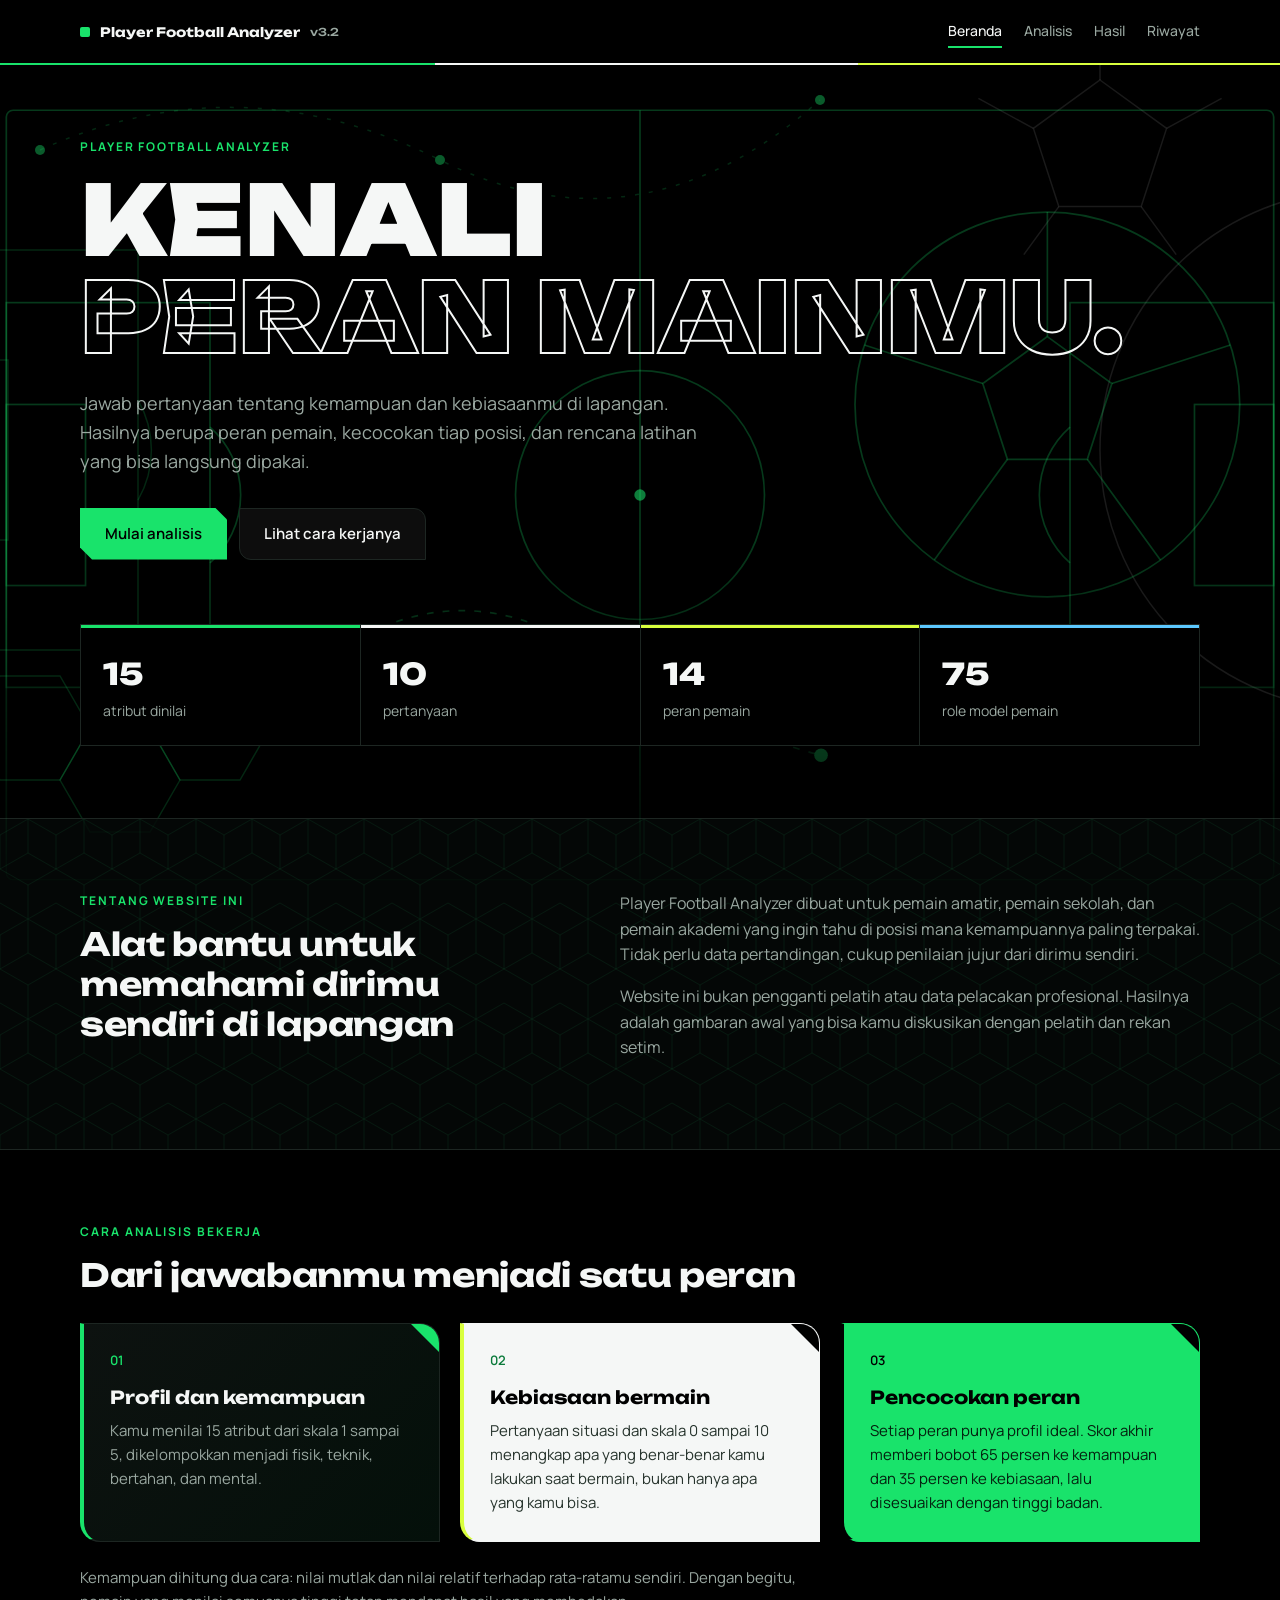
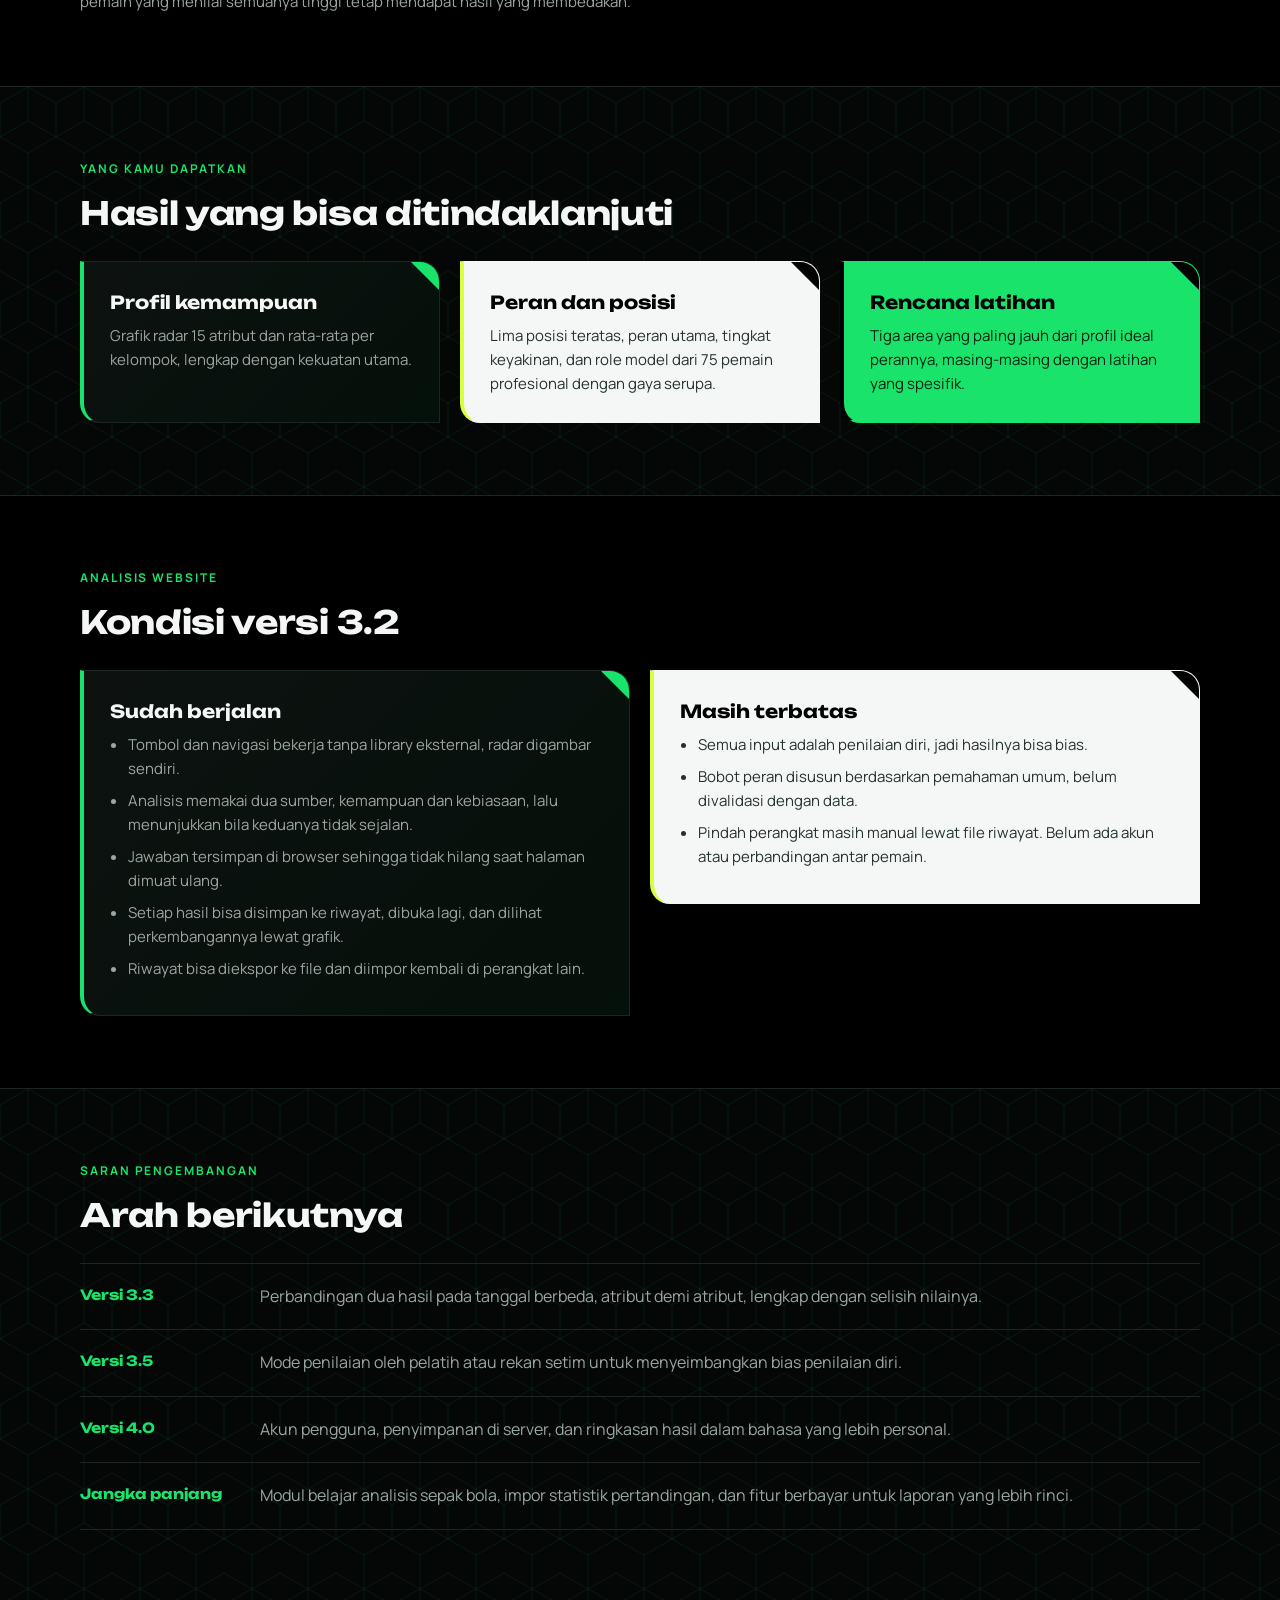
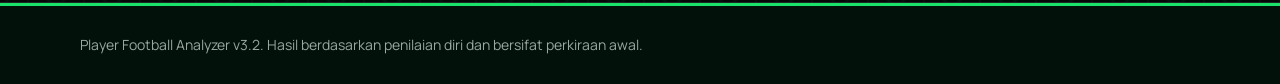
<file: v3.2/index.html>
<!DOCTYPE html>
<html lang="id">
<head>
<meta charset="UTF-8">
<meta name="viewport" content="width=device-width, initial-scale=1.0">
<title>Player Football Analyzer v3.2</title>
<link rel="preconnect" href="https://fonts.googleapis.com">
<link rel="preconnect" href="https://fonts.gstatic.com" crossorigin>
<link href="https://fonts.googleapis.com/css2?family=Manrope:wght@400;500;600;700&family=Unbounded:wght@600;700;800;900&display=swap" rel="stylesheet">
<link rel="stylesheet" href="style.css">
</head>
<body>
<div class="bgdeco" aria-hidden="true"><svg viewBox="0 0 1440 900" preserveAspectRatio="xMidYMid slice"><circle class="w" cx="1440" cy="450" r="260"/><line class="w" x1="1440" y1="0" x2="1440" y2="900"/><circle class="dot" cx="1440" cy="450" r="6"/><rect x="-2" y="250" width="220" height="400"/><rect x="-2" y="360" width="90" height="180"/><path d="M218 400a100 100 0 0 1 0 100"/><polygon points="260,780 230,832 170,832 140,780 170,728 230,728"/><polygon points="350,728 320,780 260,780 230,728 260,676 320,676"/><polygon points="170,728 140,780 80,780 50,728 80,676 140,676"/><polygon class="w" points="1180,80 1246.6,128.4 1221.2,206.6 1138.8,206.6 1113.4,128.4"/><path class="w" d="M1180 80V20M1246.6 128.4l55-30M1221.2 206.6l35 48M1138.8 206.6l-35 48M1113.4 128.4l-55-30"/><path d="M120 150Q320 60 520 160T900 100" stroke-dasharray="4 10"/><circle class="dot" cx="120" cy="150" r="5"/><circle class="dot" cx="520" cy="160" r="5"/><circle class="dot" cx="900" cy="100" r="5"/></svg></div>

<header class="top">
  <a class="brand" href="#/" data-go="home"><i></i>Player Football Analyzer <small>v3.2</small></a>
  <nav>
    <a href="#/" data-nav="home">Beranda</a>
    <a href="#/analisis" data-nav="analisis">Analisis</a>
    <a href="#/hasil" data-nav="hasil">Hasil</a>
    <a href="#/riwayat" data-nav="riwayat">Riwayat</a>
  </nav>
</header>

<main>

<!-- BERANDA -->
<section data-view="home">
  <div class="pitch" aria-hidden="true"><svg viewBox="0 0 1200 760" preserveAspectRatio="xMidYMin slice"><rect x="40" y="40" width="1120" height="680" rx="6"/><line x1="600" y1="40" x2="600" y2="720"/><circle cx="600" cy="380" r="110"/><circle class="dot" cx="600" cy="380" r="5"/><rect x="40" y="210" width="180" height="340"/><rect x="40" y="300" width="70" height="160"/><path d="M220 320a80 80 0 0 1 0 120"/><rect x="980" y="210" width="180" height="340"/><rect x="1090" y="300" width="70" height="160"/><path d="M980 320a80 80 0 0 0 0 120"/><g transform="translate(60,-30)"><circle cx="900" cy="330" r="170"/><polygon points="900,270 957,311.5 935.3,378.5 864.7,378.5 842.9,311.5"/><path d="M900 270V160M957 311.5l104.7-34M935.3 378.5l64.6 89M864.7 378.5l-64.6 89M842.9 311.5l-104.6-34"/></g><path d="M260 580Q400 430 540 510T760 610" stroke-dasharray="6 8"/><circle class="dot" cx="260" cy="580" r="6"/><circle class="dot" cx="540" cy="510" r="6"/><circle class="dot" cx="760" cy="610" r="6"/></svg></div>
  <div class="hero wrap">
    <p class="tag">Player Football Analyzer</p>
    <h1><span>Kenali</span><span class="ol">peran mainmu.</span></h1>
    <p class="lead">Jawab pertanyaan tentang kemampuan dan kebiasaanmu di lapangan. Hasilnya berupa peran pemain, kecocokan tiap posisi, dan rencana latihan yang bisa langsung dipakai.</p>
    <div class="row">
      <button class="btn" data-go="analisis">Mulai analisis</button>
      <button class="btn ghost" data-scroll="cara">Lihat cara kerjanya</button>
    </div>
    <div class="stats" id="stats"></div>
  </div>

  <div class="band"><div class="wrap two">
    <div>
      <p class="tag">Tentang website ini</p>
      <h2>Alat bantu untuk memahami dirimu sendiri di lapangan</h2>
    </div>
    <div class="txt">
      <p>Player Football Analyzer dibuat untuk pemain amatir, pemain sekolah, dan pemain akademi yang ingin tahu di posisi mana kemampuannya paling terpakai. Tidak perlu data pertandingan, cukup penilaian jujur dari dirimu sendiri.</p>
      <p>Website ini bukan pengganti pelatih atau data pelacakan profesional. Hasilnya adalah gambaran awal yang bisa kamu diskusikan dengan pelatih dan rekan setim.</p>
    </div>
  </div></div>

  <div class="wrap" id="cara">
    <p class="tag">Cara analisis bekerja</p>
    <h2>Dari jawabanmu menjadi satu peran</h2>
    <div class="grid3">
      <article class="card"><span class="n">01</span><h3>Profil dan kemampuan</h3><p>Kamu menilai 15 atribut dari skala 1 sampai 5, dikelompokkan menjadi fisik, teknik, bertahan, dan mental.</p></article>
      <article class="card"><span class="n">02</span><h3>Kebiasaan bermain</h3><p>Pertanyaan situasi dan skala 0 sampai 10 menangkap apa yang benar-benar kamu lakukan saat bermain, bukan hanya apa yang kamu bisa.</p></article>
      <article class="card"><span class="n">03</span><h3>Pencocokan peran</h3><p>Setiap peran punya profil ideal. Skor akhir memberi bobot 65 persen ke kemampuan dan 35 persen ke kebiasaan, lalu disesuaikan dengan tinggi badan.</p></article>
    </div>
    <p class="note">Kemampuan dihitung dua cara: nilai mutlak dan nilai relatif terhadap rata-ratamu sendiri. Dengan begitu, pemain yang menilai semuanya tinggi tetap mendapat hasil yang membedakan.</p>
  </div>

  <div class="band"><div class="wrap">
    <p class="tag">Yang kamu dapatkan</p>
    <h2>Hasil yang bisa ditindaklanjuti</h2>
    <div class="grid3">
      <article class="card"><h3>Profil kemampuan</h3><p>Grafik radar 15 atribut dan rata-rata per kelompok, lengkap dengan kekuatan utama.</p></article>
      <article class="card"><h3>Peran dan posisi</h3><p>Lima posisi teratas, peran utama, tingkat keyakinan, dan role model dari 75 pemain profesional dengan gaya serupa.</p></article>
      <article class="card"><h3>Rencana latihan</h3><p>Tiga area yang paling jauh dari profil ideal perannya, masing-masing dengan latihan yang spesifik.</p></article>
    </div>
  </div></div>

  <div class="wrap">
    <p class="tag">Analisis website</p>
    <h2>Kondisi versi 3.2</h2>
    <div class="two cols">
      <div class="card"><h3>Sudah berjalan</h3>
        <ul>
          <li>Tombol dan navigasi bekerja tanpa library eksternal, radar digambar sendiri.</li>
          <li>Analisis memakai dua sumber, kemampuan dan kebiasaan, lalu menunjukkan bila keduanya tidak sejalan.</li>
          <li>Jawaban tersimpan di browser sehingga tidak hilang saat halaman dimuat ulang.</li>
          <li>Setiap hasil bisa disimpan ke riwayat, dibuka lagi, dan dilihat perkembangannya lewat grafik.</li>
          <li>Riwayat bisa diekspor ke file dan diimpor kembali di perangkat lain.</li>
        </ul></div>
      <div class="card"><h3>Masih terbatas</h3>
        <ul>
          <li>Semua input adalah penilaian diri, jadi hasilnya bisa bias.</li>
          <li>Bobot peran disusun berdasarkan pemahaman umum, belum divalidasi dengan data.</li>
          <li>Pindah perangkat masih manual lewat file riwayat. Belum ada akun atau perbandingan antar pemain.</li>
        </ul></div>
    </div>
  </div>

  <div class="band"><div class="wrap">
    <p class="tag">Saran pengembangan</p>
    <h2>Arah berikutnya</h2>
    <ol class="road">
      <li><b>Versi 3.3</b><span>Perbandingan dua hasil pada tanggal berbeda, atribut demi atribut, lengkap dengan selisih nilainya.</span></li>
      <li><b>Versi 3.5</b><span>Mode penilaian oleh pelatih atau rekan setim untuk menyeimbangkan bias penilaian diri.</span></li>
      <li><b>Versi 4.0</b><span>Akun pengguna, penyimpanan di server, dan ringkasan hasil dalam bahasa yang lebih personal.</span></li>
      <li><b>Jangka panjang</b><span>Modul belajar analisis sepak bola, impor statistik pertandingan, dan fitur berbayar untuk laporan yang lebih rinci.</span></li>
    </ol>
  </div></div>
</section>

<!-- ANALISIS -->
<section data-view="analisis" hidden>
  <div class="wrap narrow">
    <p class="tag">Analisis</p>
    <h2 id="stepTitle"></h2>
    <div class="bar"><div id="bar"></div></div>
    <p class="hint" id="stepHint"></p>
    <div id="stepBody"></div>
    <p class="err" id="err" role="alert"></p>
    <div class="row between">
      <button class="btn ghost" id="prev">Kembali</button>
      <button class="btn" id="next">Lanjut</button>
    </div>
  </div>
</section>

<!-- RIWAYAT -->
<section data-view="riwayat" hidden>
  <div class="wrap" id="historyBody"></div>
</section>

<!-- HASIL -->
<section data-view="hasil" hidden>
  <div class="wrap" id="resultBody"></div>
</section>

</main>

<footer><div class="wrap">Player Football Analyzer v3.2. Hasil berdasarkan penilaian diri dan bersifat perkiraan awal.</div></footer>

<script src="script.js"></script>
</body>
</html>
</file>
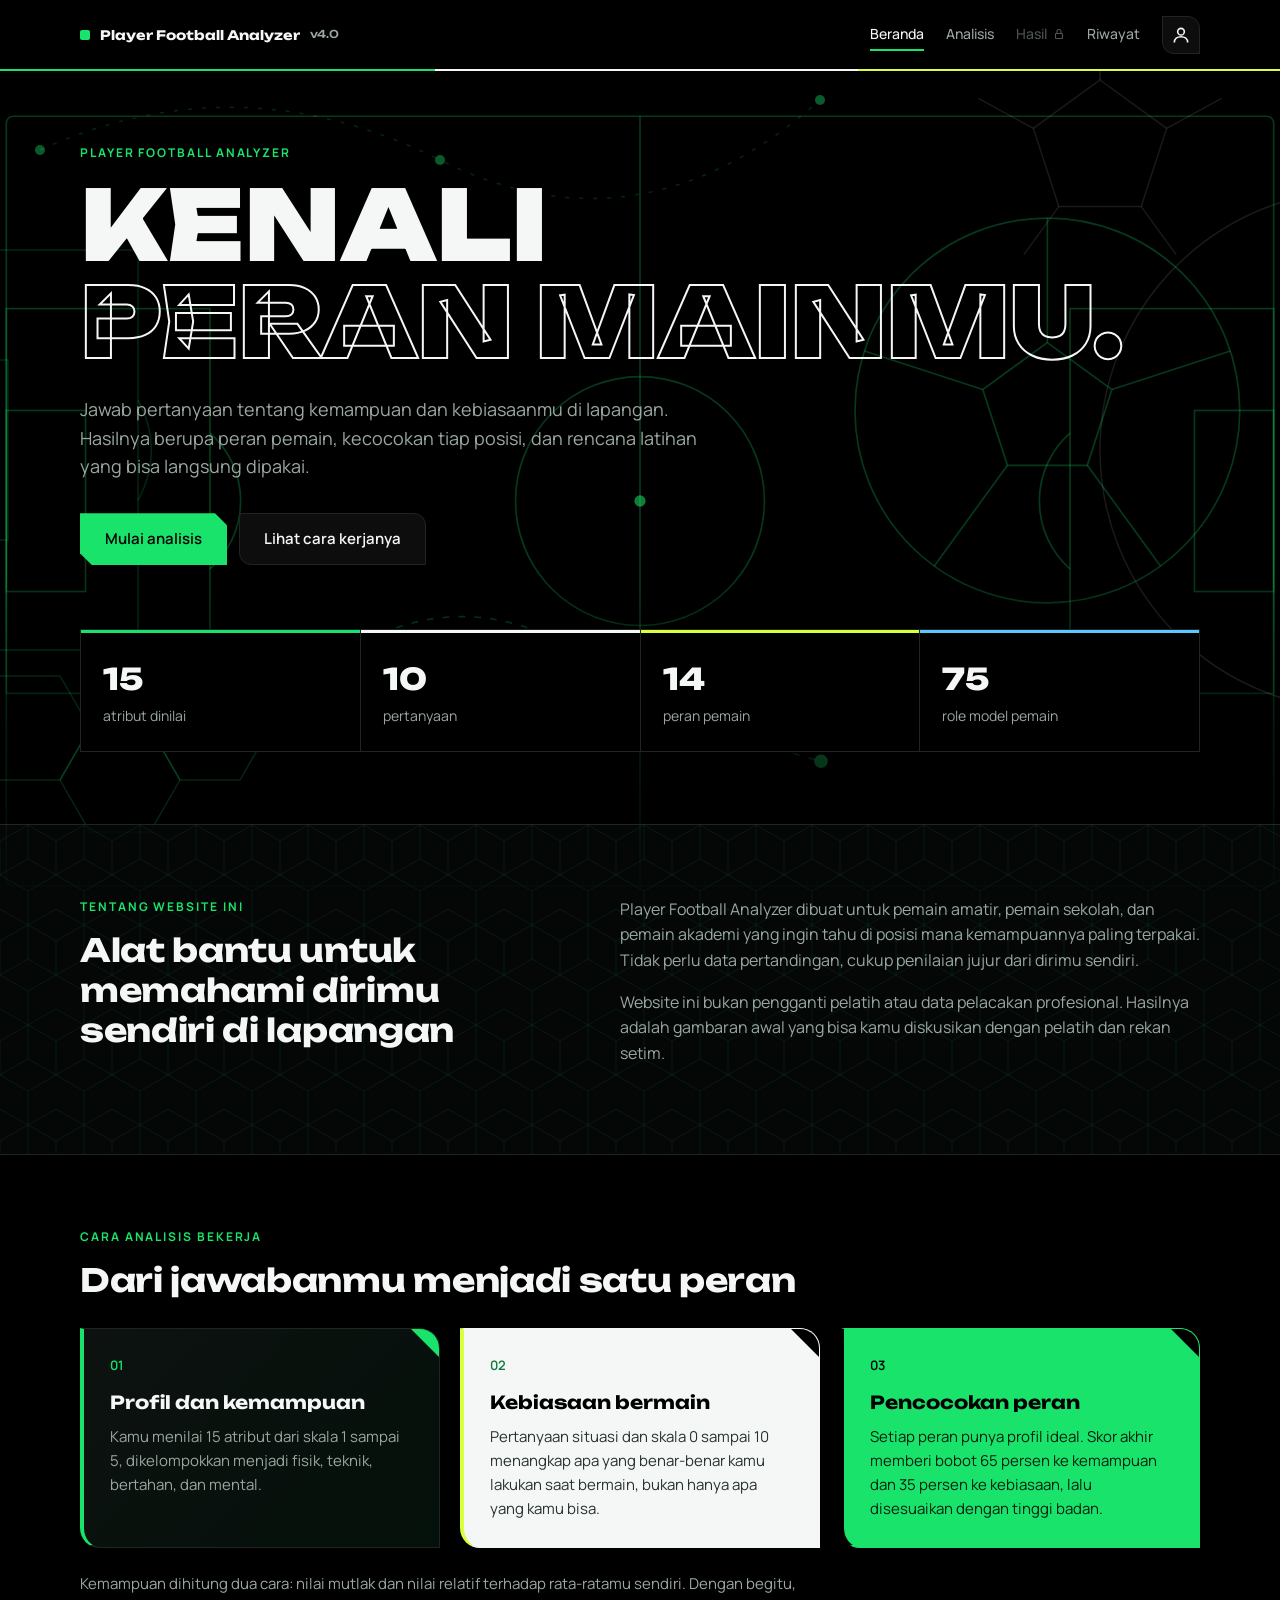
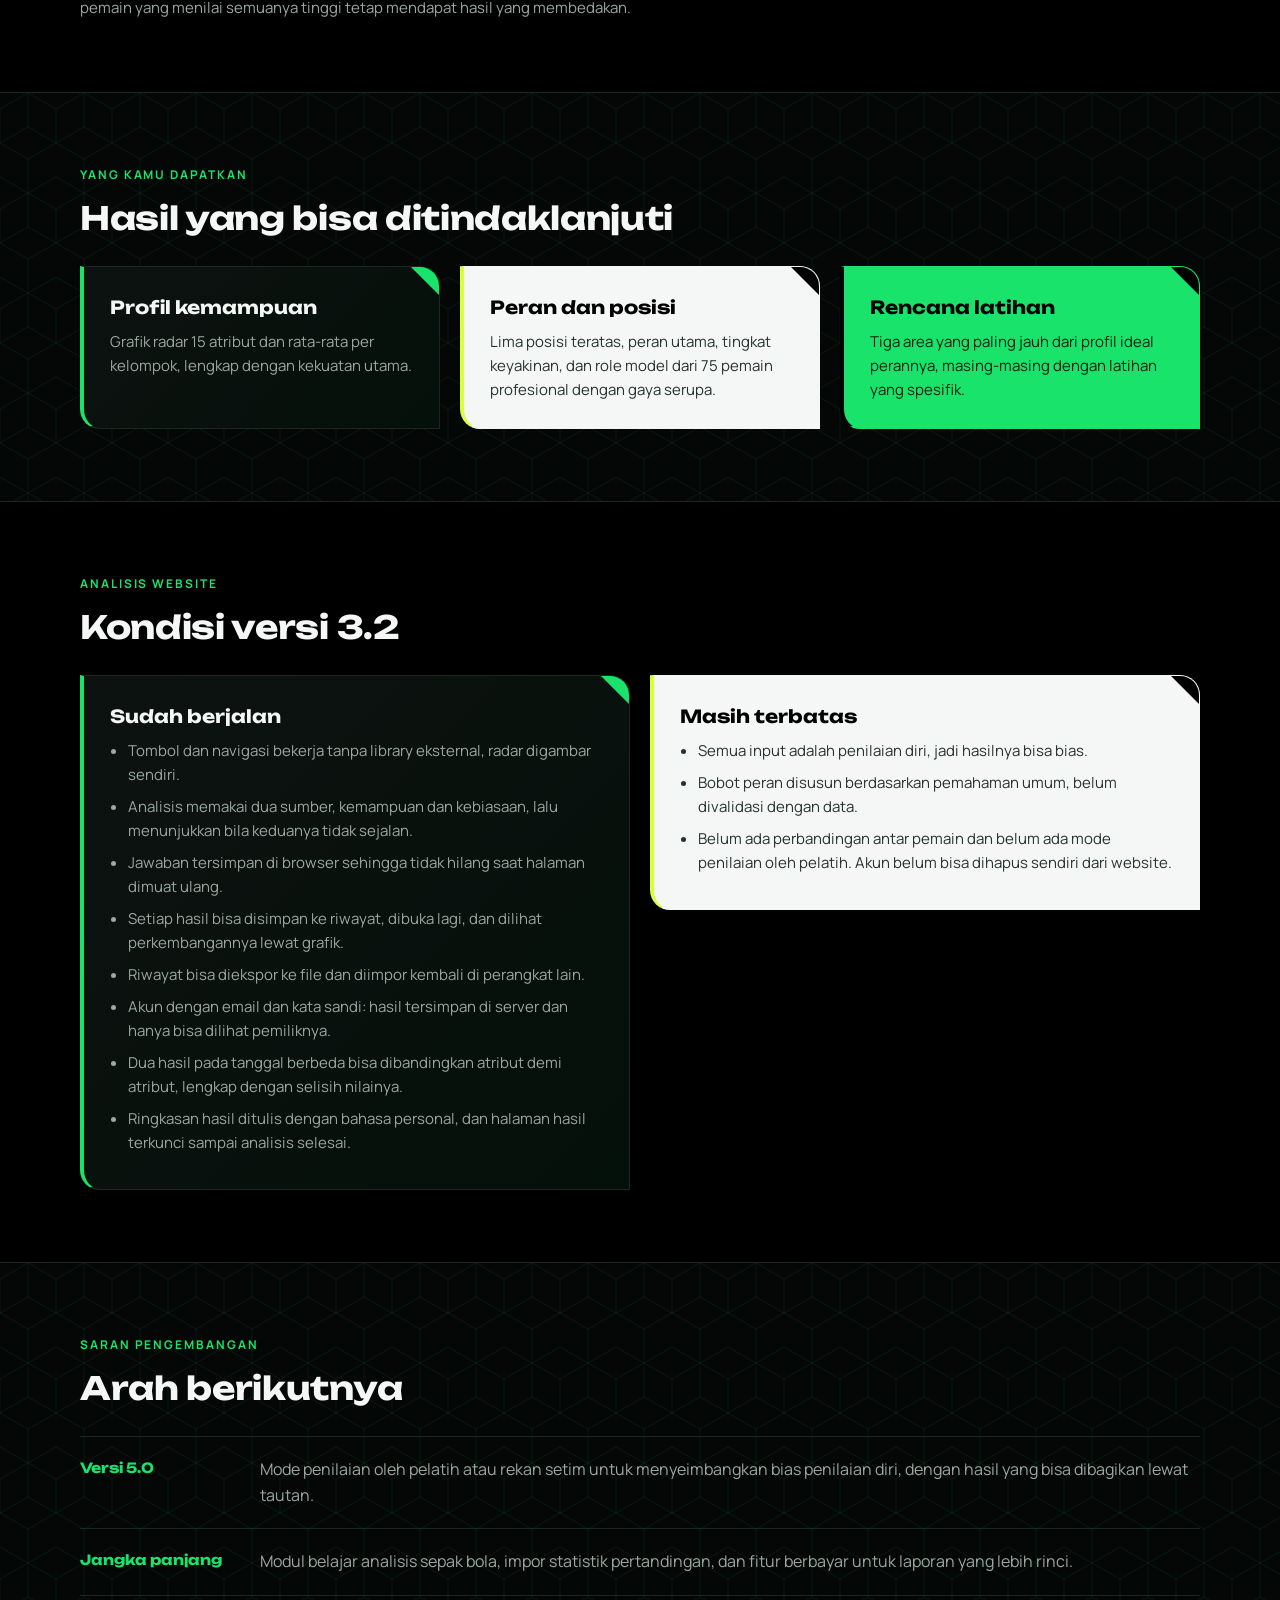
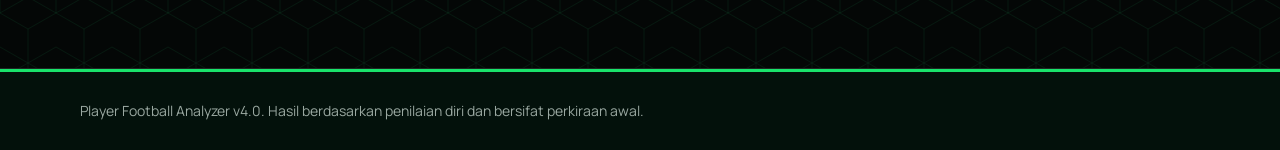
<file: v4.0/index.html>
<!DOCTYPE html>
<html lang="id">
<head>
<meta charset="UTF-8">
<meta name="viewport" content="width=device-width, initial-scale=1.0">
<title>Player Football Analyzer v4.0</title>
<link rel="preconnect" href="https://fonts.googleapis.com">
<link rel="preconnect" href="https://fonts.gstatic.com" crossorigin>
<link href="https://fonts.googleapis.com/css2?family=Manrope:wght@400;500;600;700&family=Unbounded:wght@600;700;800;900&display=swap" rel="stylesheet">
<link rel="stylesheet" href="style.css">
</head>
<body>
<div class="bgdeco" aria-hidden="true"><svg viewBox="0 0 1440 900" preserveAspectRatio="xMidYMid slice"><circle class="w" cx="1440" cy="450" r="260"/><line class="w" x1="1440" y1="0" x2="1440" y2="900"/><circle class="dot" cx="1440" cy="450" r="6"/><rect x="-2" y="250" width="220" height="400"/><rect x="-2" y="360" width="90" height="180"/><path d="M218 400a100 100 0 0 1 0 100"/><polygon points="260,780 230,832 170,832 140,780 170,728 230,728"/><polygon points="350,728 320,780 260,780 230,728 260,676 320,676"/><polygon points="170,728 140,780 80,780 50,728 80,676 140,676"/><polygon class="w" points="1180,80 1246.6,128.4 1221.2,206.6 1138.8,206.6 1113.4,128.4"/><path class="w" d="M1180 80V20M1246.6 128.4l55-30M1221.2 206.6l35 48M1138.8 206.6l-35 48M1113.4 128.4l-55-30"/><path d="M120 150Q320 60 520 160T900 100" stroke-dasharray="4 10"/><circle class="dot" cx="120" cy="150" r="5"/><circle class="dot" cx="520" cy="160" r="5"/><circle class="dot" cx="900" cy="100" r="5"/></svg></div>

<header class="top loading" id="topbar" style="--p:.12">
  <a class="brand" href="#/" data-go="home"><i></i>Player Football Analyzer <small>v4.0</small></a>
  <div class="tr"><nav>
    <a href="#/" data-nav="home">Beranda</a>
    <a href="#/analisis" data-nav="analisis">Analisis</a>
    <a href="#/hasil" data-nav="hasil">Hasil<svg class="lk" viewBox="0 0 24 24" fill="none" stroke="currentColor" stroke-width="2.2" aria-hidden="true"><rect x="5" y="11" width="14" height="10" rx="1"/><path d="M8 11V7a4 4 0 0 1 8 0v4"/></svg></a>
    <a href="#/riwayat" data-nav="riwayat">Riwayat</a>
  </nav>
  <a class="acc" id="accBtn" href="#/masuk" aria-label="Masuk atau daftar" title="Masuk atau daftar"><svg viewBox="0 0 24 24" width="20" height="20" fill="none" stroke="currentColor" stroke-width="1.9" aria-hidden="true"><circle cx="12" cy="8" r="4"/><path d="M4 21c0-4.4 3.6-7 8-7s8 2.6 8 7"/></svg><span id="accInit"></span></a></div>
</header>

<main>

<!-- BERANDA -->
<section data-view="home">
  <div class="pitch" aria-hidden="true"><svg viewBox="0 0 1200 760" preserveAspectRatio="xMidYMin slice"><rect x="40" y="40" width="1120" height="680" rx="6"/><line x1="600" y1="40" x2="600" y2="720"/><circle cx="600" cy="380" r="110"/><circle class="dot" cx="600" cy="380" r="5"/><rect x="40" y="210" width="180" height="340"/><rect x="40" y="300" width="70" height="160"/><path d="M220 320a80 80 0 0 1 0 120"/><rect x="980" y="210" width="180" height="340"/><rect x="1090" y="300" width="70" height="160"/><path d="M980 320a80 80 0 0 0 0 120"/><g transform="translate(60,-30)"><circle cx="900" cy="330" r="170"/><polygon points="900,270 957,311.5 935.3,378.5 864.7,378.5 842.9,311.5"/><path d="M900 270V160M957 311.5l104.7-34M935.3 378.5l64.6 89M864.7 378.5l-64.6 89M842.9 311.5l-104.6-34"/></g><path d="M260 580Q400 430 540 510T760 610" stroke-dasharray="6 8"/><circle class="dot" cx="260" cy="580" r="6"/><circle class="dot" cx="540" cy="510" r="6"/><circle class="dot" cx="760" cy="610" r="6"/></svg></div>
  <div class="hero wrap">
    <p class="tag">Player Football Analyzer</p>
    <h1><span>Kenali</span><span class="ol">peran mainmu.</span></h1>
    <p class="lead">Jawab pertanyaan tentang kemampuan dan kebiasaanmu di lapangan. Hasilnya berupa peran pemain, kecocokan tiap posisi, dan rencana latihan yang bisa langsung dipakai.</p>
    <div class="row">
      <button class="btn" data-go="analisis">Mulai analisis</button>
      <button class="btn ghost" data-scroll="cara">Lihat cara kerjanya</button>
    </div>
    <div class="stats" id="stats"></div>
  </div>

  <div class="band"><div class="wrap two">
    <div>
      <p class="tag">Tentang website ini</p>
      <h2>Alat bantu untuk memahami dirimu sendiri di lapangan</h2>
    </div>
    <div class="txt">
      <p>Player Football Analyzer dibuat untuk pemain amatir, pemain sekolah, dan pemain akademi yang ingin tahu di posisi mana kemampuannya paling terpakai. Tidak perlu data pertandingan, cukup penilaian jujur dari dirimu sendiri.</p>
      <p>Website ini bukan pengganti pelatih atau data pelacakan profesional. Hasilnya adalah gambaran awal yang bisa kamu diskusikan dengan pelatih dan rekan setim.</p>
    </div>
  </div></div>

  <div class="wrap" id="cara">
    <p class="tag">Cara analisis bekerja</p>
    <h2>Dari jawabanmu menjadi satu peran</h2>
    <div class="grid3">
      <article class="card"><span class="n">01</span><h3>Profil dan kemampuan</h3><p>Kamu menilai 15 atribut dari skala 1 sampai 5, dikelompokkan menjadi fisik, teknik, bertahan, dan mental.</p></article>
      <article class="card"><span class="n">02</span><h3>Kebiasaan bermain</h3><p>Pertanyaan situasi dan skala 0 sampai 10 menangkap apa yang benar-benar kamu lakukan saat bermain, bukan hanya apa yang kamu bisa.</p></article>
      <article class="card"><span class="n">03</span><h3>Pencocokan peran</h3><p>Setiap peran punya profil ideal. Skor akhir memberi bobot 65 persen ke kemampuan dan 35 persen ke kebiasaan, lalu disesuaikan dengan tinggi badan.</p></article>
    </div>
    <p class="note">Kemampuan dihitung dua cara: nilai mutlak dan nilai relatif terhadap rata-ratamu sendiri. Dengan begitu, pemain yang menilai semuanya tinggi tetap mendapat hasil yang membedakan.</p>
  </div>

  <div class="band"><div class="wrap">
    <p class="tag">Yang kamu dapatkan</p>
    <h2>Hasil yang bisa ditindaklanjuti</h2>
    <div class="grid3">
      <article class="card"><h3>Profil kemampuan</h3><p>Grafik radar 15 atribut dan rata-rata per kelompok, lengkap dengan kekuatan utama.</p></article>
      <article class="card"><h3>Peran dan posisi</h3><p>Lima posisi teratas, peran utama, tingkat keyakinan, dan role model dari 75 pemain profesional dengan gaya serupa.</p></article>
      <article class="card"><h3>Rencana latihan</h3><p>Tiga area yang paling jauh dari profil ideal perannya, masing-masing dengan latihan yang spesifik.</p></article>
    </div>
  </div></div>

  <div class="wrap">
    <p class="tag">Analisis website</p>
    <h2>Kondisi versi 3.2</h2>
    <div class="two cols">
      <div class="card"><h3>Sudah berjalan</h3>
        <ul>
          <li>Tombol dan navigasi bekerja tanpa library eksternal, radar digambar sendiri.</li>
          <li>Analisis memakai dua sumber, kemampuan dan kebiasaan, lalu menunjukkan bila keduanya tidak sejalan.</li>
          <li>Jawaban tersimpan di browser sehingga tidak hilang saat halaman dimuat ulang.</li>
          <li>Setiap hasil bisa disimpan ke riwayat, dibuka lagi, dan dilihat perkembangannya lewat grafik.</li>
          <li>Riwayat bisa diekspor ke file dan diimpor kembali di perangkat lain.</li>
          <li>Akun dengan email dan kata sandi: hasil tersimpan di server dan hanya bisa dilihat pemiliknya.</li>
          <li>Dua hasil pada tanggal berbeda bisa dibandingkan atribut demi atribut, lengkap dengan selisih nilainya.</li>
          <li>Ringkasan hasil ditulis dengan bahasa personal, dan halaman hasil terkunci sampai analisis selesai.</li>
        </ul></div>
      <div class="card"><h3>Masih terbatas</h3>
        <ul>
          <li>Semua input adalah penilaian diri, jadi hasilnya bisa bias.</li>
          <li>Bobot peran disusun berdasarkan pemahaman umum, belum divalidasi dengan data.</li>
          <li>Belum ada perbandingan antar pemain dan belum ada mode penilaian oleh pelatih. Akun belum bisa dihapus sendiri dari website.</li>
        </ul></div>
    </div>
  </div>

  <div class="band"><div class="wrap">
    <p class="tag">Saran pengembangan</p>
    <h2>Arah berikutnya</h2>
    <ol class="road">
      <li><b>Versi 5.0</b><span>Mode penilaian oleh pelatih atau rekan setim untuk menyeimbangkan bias penilaian diri, dengan hasil yang bisa dibagikan lewat tautan.</span></li>
      <li><b>Jangka panjang</b><span>Modul belajar analisis sepak bola, impor statistik pertandingan, dan fitur berbayar untuk laporan yang lebih rinci.</span></li>
    </ol>
  </div></div>
</section>

<!-- ANALISIS -->
<section data-view="analisis" hidden>
  <div class="wrap narrow">
    <p class="tag">Analisis</p>
    <h2 id="stepTitle"></h2>
    <div class="bar"><div id="bar"></div></div>
    <p class="hint" id="stepHint"></p>
    <div id="stepBody"></div>
    <p class="err" id="err" role="alert"></p>
    <div class="row between">
      <button class="btn ghost" id="prev">Kembali</button>
      <button class="btn" id="next">Lanjut</button>
    </div>
  </div>
</section>

<!-- MASUK -->
<section data-view="masuk" hidden>
  <div class="wrap narrow" id="authBody"></div>
</section>

<!-- AKUN -->
<section data-view="akun" hidden>
  <div class="wrap narrow" id="accBody"></div>
</section>

<!-- RIWAYAT -->
<section data-view="riwayat" hidden>
  <div class="wrap" id="historyBody"></div>
</section>

<!-- HASIL -->
<section data-view="hasil" hidden>
  <div class="wrap" id="resultBody"></div>
</section>

</main>

<footer><div class="wrap">Player Football Analyzer v4.0. Hasil berdasarkan penilaian diri dan bersifat perkiraan awal.</div></footer>

<div class="toast" id="toast" role="status" aria-live="polite"></div>
<script src="config.js"></script>
<script src="script.js"></script>
</body>
</html>
</file>
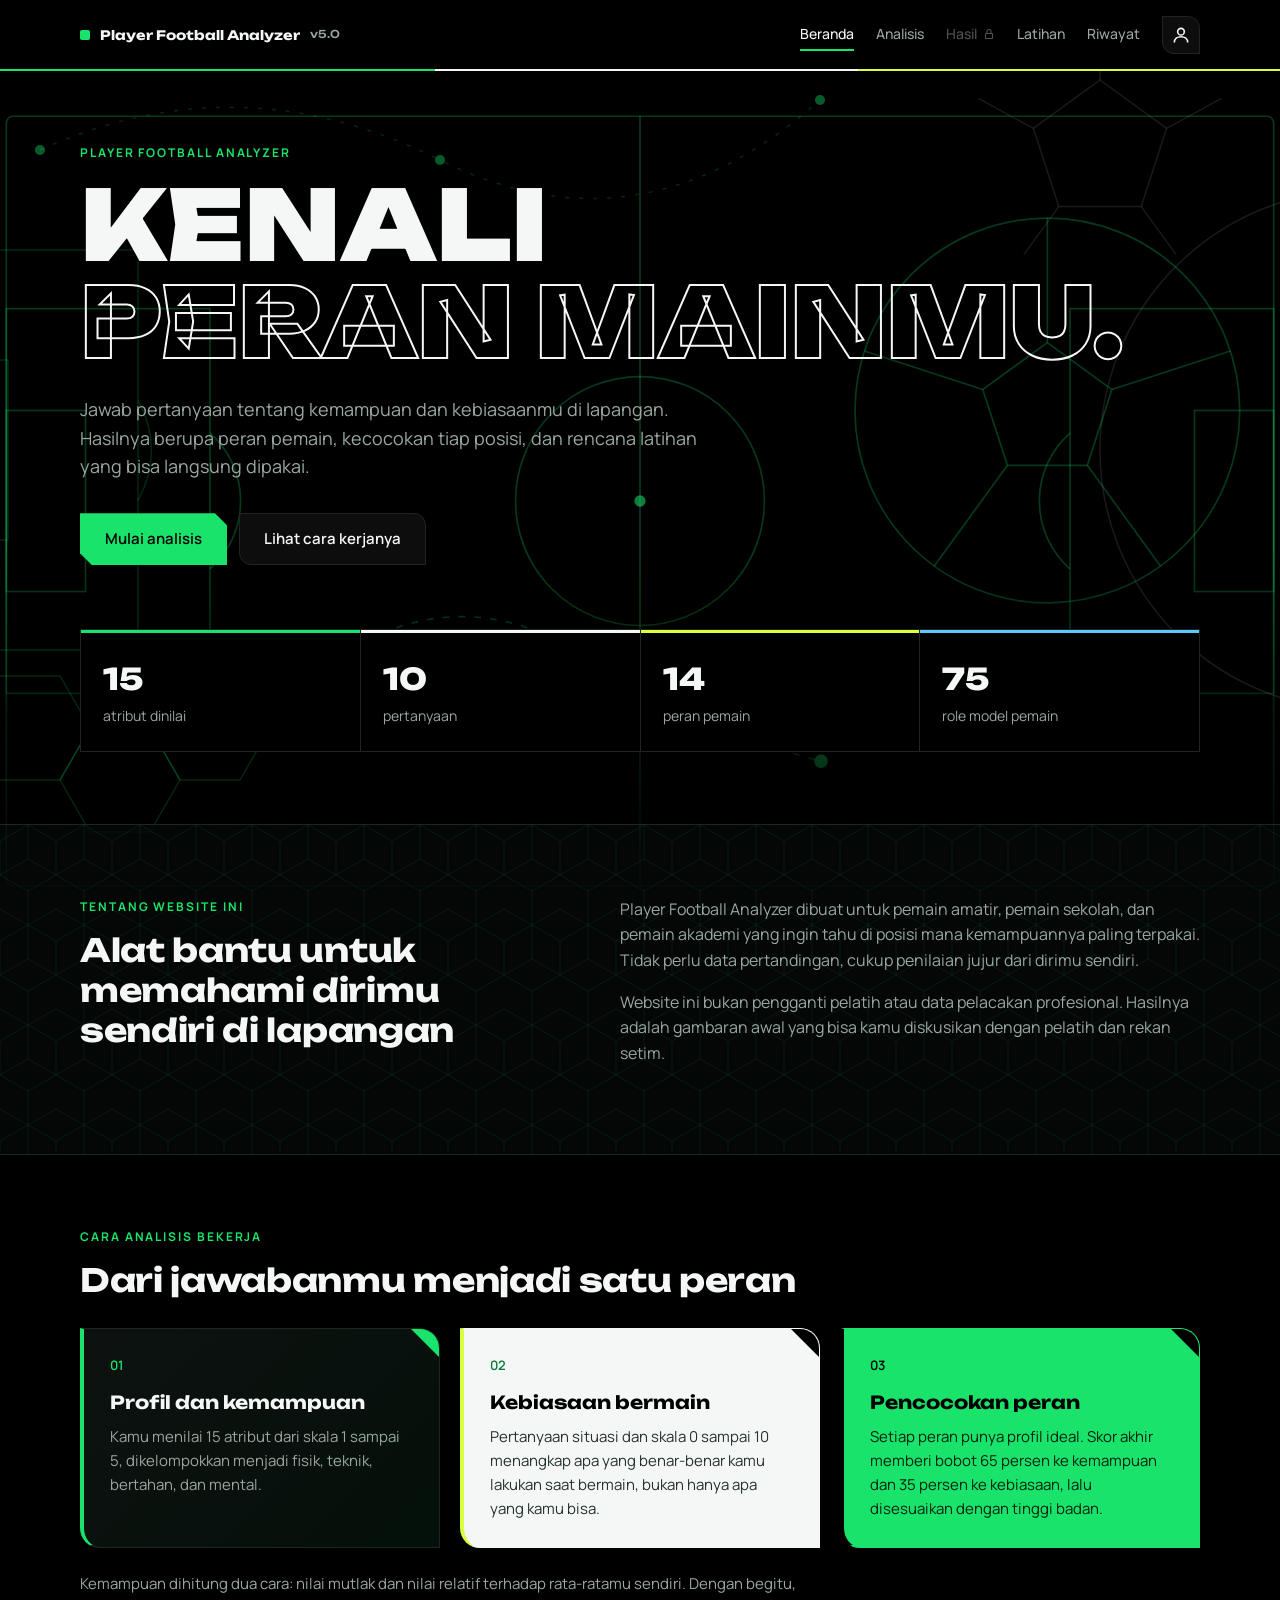
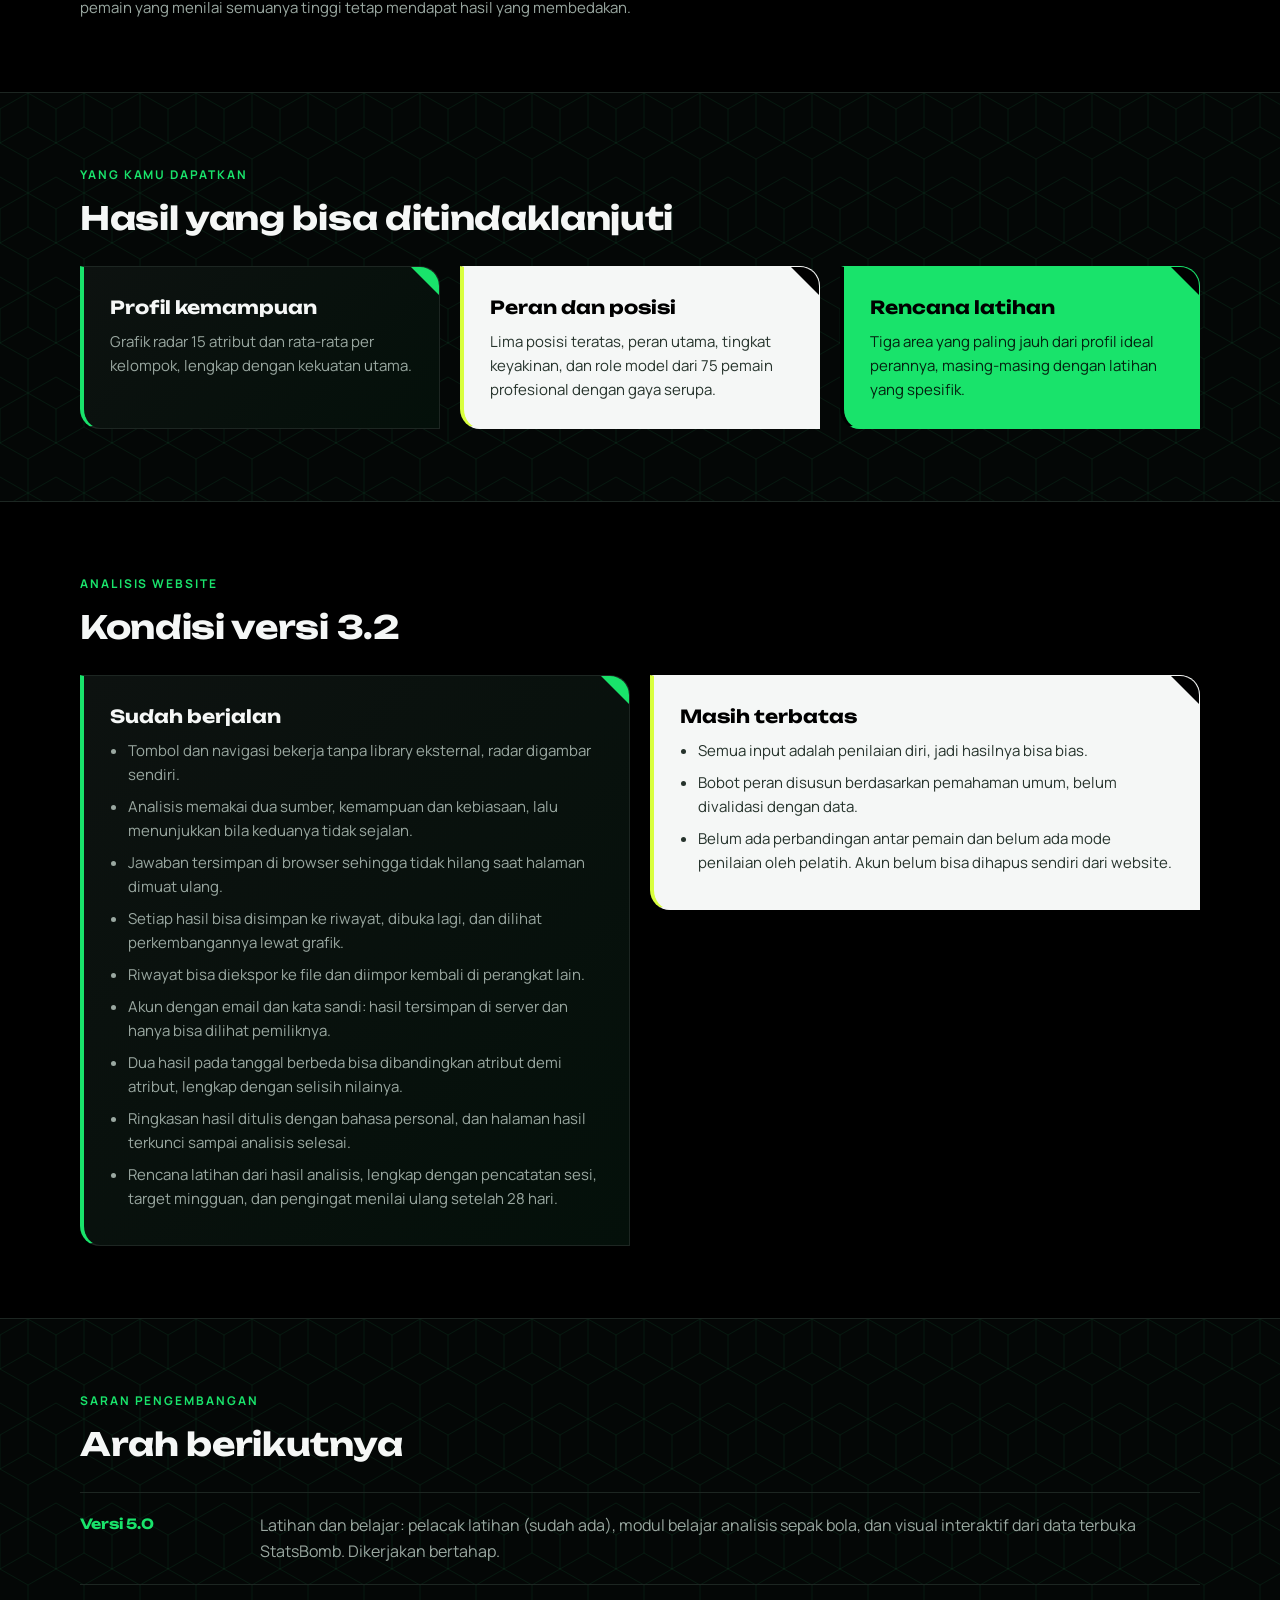
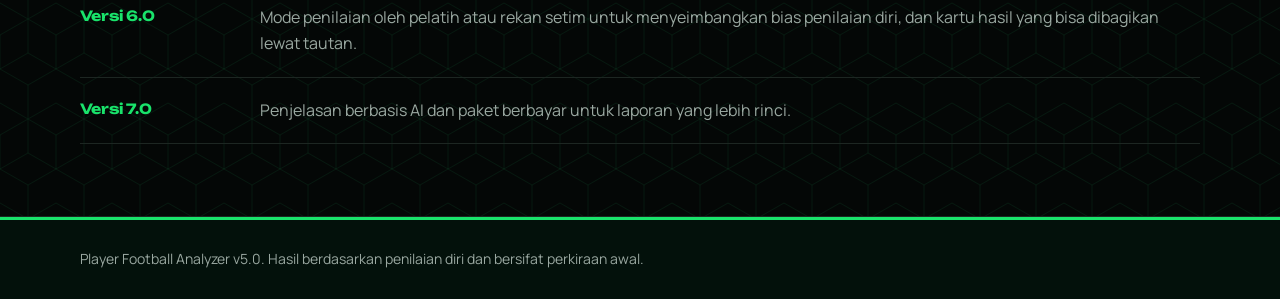
<file: v5.0 (+)/index.html>
<!DOCTYPE html>
<html lang="id">
<head>
<meta charset="UTF-8">
<meta name="viewport" content="width=device-width, initial-scale=1.0">
<title>Player Football Analyzer v5.0</title>
<link rel="preconnect" href="https://fonts.googleapis.com">
<link rel="preconnect" href="https://fonts.gstatic.com" crossorigin>
<link href="https://fonts.googleapis.com/css2?family=Manrope:wght@400;500;600;700&family=Unbounded:wght@600;700;800;900&display=swap" rel="stylesheet">
<link rel="stylesheet" href="style.css">
</head>
<body>
<div class="bgdeco" aria-hidden="true"><svg viewBox="0 0 1440 900" preserveAspectRatio="xMidYMid slice"><circle class="w" cx="1440" cy="450" r="260"/><line class="w" x1="1440" y1="0" x2="1440" y2="900"/><circle class="dot" cx="1440" cy="450" r="6"/><rect x="-2" y="250" width="220" height="400"/><rect x="-2" y="360" width="90" height="180"/><path d="M218 400a100 100 0 0 1 0 100"/><polygon points="260,780 230,832 170,832 140,780 170,728 230,728"/><polygon points="350,728 320,780 260,780 230,728 260,676 320,676"/><polygon points="170,728 140,780 80,780 50,728 80,676 140,676"/><polygon class="w" points="1180,80 1246.6,128.4 1221.2,206.6 1138.8,206.6 1113.4,128.4"/><path class="w" d="M1180 80V20M1246.6 128.4l55-30M1221.2 206.6l35 48M1138.8 206.6l-35 48M1113.4 128.4l-55-30"/><path d="M120 150Q320 60 520 160T900 100" stroke-dasharray="4 10"/><circle class="dot" cx="120" cy="150" r="5"/><circle class="dot" cx="520" cy="160" r="5"/><circle class="dot" cx="900" cy="100" r="5"/></svg></div>

<header class="top loading" id="topbar" style="--p:.12">
  <a class="brand" href="#/" data-go="home"><i></i>Player Football Analyzer <small>v5.0</small></a>
  <div class="tr"><nav>
    <a href="#/" data-nav="home">Beranda</a>
    <a href="#/analisis" data-nav="analisis">Analisis</a>
    <a href="#/hasil" data-nav="hasil">Hasil<svg class="lk" viewBox="0 0 24 24" fill="none" stroke="currentColor" stroke-width="2.2" aria-hidden="true"><rect x="5" y="11" width="14" height="10" rx="1"/><path d="M8 11V7a4 4 0 0 1 8 0v4"/></svg></a>
    <a href="#/latihan" data-nav="latihan">Latihan</a>
    <a href="#/riwayat" data-nav="riwayat">Riwayat</a>
  </nav>
  <a class="acc" id="accBtn" href="#/masuk" aria-label="Masuk atau daftar" title="Masuk atau daftar"><svg viewBox="0 0 24 24" width="20" height="20" fill="none" stroke="currentColor" stroke-width="1.9" aria-hidden="true"><circle cx="12" cy="8" r="4"/><path d="M4 21c0-4.4 3.6-7 8-7s8 2.6 8 7"/></svg><span id="accInit"></span></a></div>
</header>

<main>

<!-- BERANDA -->
<section data-view="home">
  <div class="pitch" aria-hidden="true"><svg viewBox="0 0 1200 760" preserveAspectRatio="xMidYMin slice"><rect x="40" y="40" width="1120" height="680" rx="6"/><line x1="600" y1="40" x2="600" y2="720"/><circle cx="600" cy="380" r="110"/><circle class="dot" cx="600" cy="380" r="5"/><rect x="40" y="210" width="180" height="340"/><rect x="40" y="300" width="70" height="160"/><path d="M220 320a80 80 0 0 1 0 120"/><rect x="980" y="210" width="180" height="340"/><rect x="1090" y="300" width="70" height="160"/><path d="M980 320a80 80 0 0 0 0 120"/><g transform="translate(60,-30)"><circle cx="900" cy="330" r="170"/><polygon points="900,270 957,311.5 935.3,378.5 864.7,378.5 842.9,311.5"/><path d="M900 270V160M957 311.5l104.7-34M935.3 378.5l64.6 89M864.7 378.5l-64.6 89M842.9 311.5l-104.6-34"/></g><path d="M260 580Q400 430 540 510T760 610" stroke-dasharray="6 8"/><circle class="dot" cx="260" cy="580" r="6"/><circle class="dot" cx="540" cy="510" r="6"/><circle class="dot" cx="760" cy="610" r="6"/></svg></div>
  <div class="hero wrap">
    <p class="tag">Player Football Analyzer</p>
    <h1><span>Kenali</span><span class="ol">peran mainmu.</span></h1>
    <p class="lead">Jawab pertanyaan tentang kemampuan dan kebiasaanmu di lapangan. Hasilnya berupa peran pemain, kecocokan tiap posisi, dan rencana latihan yang bisa langsung dipakai.</p>
    <div class="row">
      <button class="btn" data-go="analisis">Mulai analisis</button>
      <button class="btn ghost" data-scroll="cara">Lihat cara kerjanya</button>
    </div>
    <div class="stats" id="stats"></div>
  </div>

  <div class="band"><div class="wrap two">
    <div>
      <p class="tag">Tentang website ini</p>
      <h2>Alat bantu untuk memahami dirimu sendiri di lapangan</h2>
    </div>
    <div class="txt">
      <p>Player Football Analyzer dibuat untuk pemain amatir, pemain sekolah, dan pemain akademi yang ingin tahu di posisi mana kemampuannya paling terpakai. Tidak perlu data pertandingan, cukup penilaian jujur dari dirimu sendiri.</p>
      <p>Website ini bukan pengganti pelatih atau data pelacakan profesional. Hasilnya adalah gambaran awal yang bisa kamu diskusikan dengan pelatih dan rekan setim.</p>
    </div>
  </div></div>

  <div class="wrap" id="cara">
    <p class="tag">Cara analisis bekerja</p>
    <h2>Dari jawabanmu menjadi satu peran</h2>
    <div class="grid3">
      <article class="card"><span class="n">01</span><h3>Profil dan kemampuan</h3><p>Kamu menilai 15 atribut dari skala 1 sampai 5, dikelompokkan menjadi fisik, teknik, bertahan, dan mental.</p></article>
      <article class="card"><span class="n">02</span><h3>Kebiasaan bermain</h3><p>Pertanyaan situasi dan skala 0 sampai 10 menangkap apa yang benar-benar kamu lakukan saat bermain, bukan hanya apa yang kamu bisa.</p></article>
      <article class="card"><span class="n">03</span><h3>Pencocokan peran</h3><p>Setiap peran punya profil ideal. Skor akhir memberi bobot 65 persen ke kemampuan dan 35 persen ke kebiasaan, lalu disesuaikan dengan tinggi badan.</p></article>
    </div>
    <p class="note">Kemampuan dihitung dua cara: nilai mutlak dan nilai relatif terhadap rata-ratamu sendiri. Dengan begitu, pemain yang menilai semuanya tinggi tetap mendapat hasil yang membedakan.</p>
  </div>

  <div class="band"><div class="wrap">
    <p class="tag">Yang kamu dapatkan</p>
    <h2>Hasil yang bisa ditindaklanjuti</h2>
    <div class="grid3">
      <article class="card"><h3>Profil kemampuan</h3><p>Grafik radar 15 atribut dan rata-rata per kelompok, lengkap dengan kekuatan utama.</p></article>
      <article class="card"><h3>Peran dan posisi</h3><p>Lima posisi teratas, peran utama, tingkat keyakinan, dan role model dari 75 pemain profesional dengan gaya serupa.</p></article>
      <article class="card"><h3>Rencana latihan</h3><p>Tiga area yang paling jauh dari profil ideal perannya, masing-masing dengan latihan yang spesifik.</p></article>
    </div>
  </div></div>

  <div class="wrap">
    <p class="tag">Analisis website</p>
    <h2>Kondisi versi 3.2</h2>
    <div class="two cols">
      <div class="card"><h3>Sudah berjalan</h3>
        <ul>
          <li>Tombol dan navigasi bekerja tanpa library eksternal, radar digambar sendiri.</li>
          <li>Analisis memakai dua sumber, kemampuan dan kebiasaan, lalu menunjukkan bila keduanya tidak sejalan.</li>
          <li>Jawaban tersimpan di browser sehingga tidak hilang saat halaman dimuat ulang.</li>
          <li>Setiap hasil bisa disimpan ke riwayat, dibuka lagi, dan dilihat perkembangannya lewat grafik.</li>
          <li>Riwayat bisa diekspor ke file dan diimpor kembali di perangkat lain.</li>
          <li>Akun dengan email dan kata sandi: hasil tersimpan di server dan hanya bisa dilihat pemiliknya.</li>
          <li>Dua hasil pada tanggal berbeda bisa dibandingkan atribut demi atribut, lengkap dengan selisih nilainya.</li>
          <li>Ringkasan hasil ditulis dengan bahasa personal, dan halaman hasil terkunci sampai analisis selesai.</li>
          <li>Rencana latihan dari hasil analisis, lengkap dengan pencatatan sesi, target mingguan, dan pengingat menilai ulang setelah 28 hari.</li>
        </ul></div>
      <div class="card"><h3>Masih terbatas</h3>
        <ul>
          <li>Semua input adalah penilaian diri, jadi hasilnya bisa bias.</li>
          <li>Bobot peran disusun berdasarkan pemahaman umum, belum divalidasi dengan data.</li>
          <li>Belum ada perbandingan antar pemain dan belum ada mode penilaian oleh pelatih. Akun belum bisa dihapus sendiri dari website.</li>
        </ul></div>
    </div>
  </div>

  <div class="band"><div class="wrap">
    <p class="tag">Saran pengembangan</p>
    <h2>Arah berikutnya</h2>
    <ol class="road">
      <li><b>Versi 5.0</b><span>Latihan dan belajar: pelacak latihan (sudah ada), modul belajar analisis sepak bola, dan visual interaktif dari data terbuka StatsBomb. Dikerjakan bertahap.</span></li>
      <li><b>Versi 6.0</b><span>Mode penilaian oleh pelatih atau rekan setim untuk menyeimbangkan bias penilaian diri, dan kartu hasil yang bisa dibagikan lewat tautan.</span></li>
      <li><b>Versi 7.0</b><span>Penjelasan berbasis AI dan paket berbayar untuk laporan yang lebih rinci.</span></li>
    </ol>
  </div></div>
</section>

<!-- ANALISIS -->
<section data-view="analisis" hidden>
  <div class="wrap narrow">
    <p class="tag">Analisis</p>
    <h2 id="stepTitle"></h2>
    <div class="bar"><div id="bar"></div></div>
    <p class="hint" id="stepHint"></p>
    <div id="stepBody"></div>
    <p class="err" id="err" role="alert"></p>
    <div class="row between">
      <button class="btn ghost" id="prev">Kembali</button>
      <button class="btn" id="next">Lanjut</button>
    </div>
  </div>
</section>

<!-- MASUK -->
<section data-view="masuk" hidden>
  <div class="wrap narrow" id="authBody"></div>
</section>

<!-- AKUN -->
<section data-view="akun" hidden>
  <div class="wrap narrow" id="accBody"></div>
</section>

<!-- LATIHAN -->
<section data-view="latihan" hidden>
  <div class="wrap" id="planBody"></div>
</section>

<!-- RIWAYAT -->
<section data-view="riwayat" hidden>
  <div class="wrap" id="historyBody"></div>
</section>

<!-- HASIL -->
<section data-view="hasil" hidden>
  <div class="wrap" id="resultBody"></div>
</section>

</main>

<footer><div class="wrap">Player Football Analyzer v5.0. Hasil berdasarkan penilaian diri dan bersifat perkiraan awal.</div></footer>

<div class="toast" id="toast" role="status" aria-live="polite"></div>
<script src="config.js"></script>
<script src="js/data.js"></script>
<script src="js/core.js"></script>
<script src="js/ui.js"></script>
<script src="js/form.js"></script>
<script src="js/engine.js"></script>
<script src="js/result.js"></script>
<script src="js/auth.js"></script>
<script src="js/history.js"></script>
<script src="js/plan.js"></script>
<script src="js/router.js"></script>
<script src="js/main.js"></script>
</body>
</html>
</file>
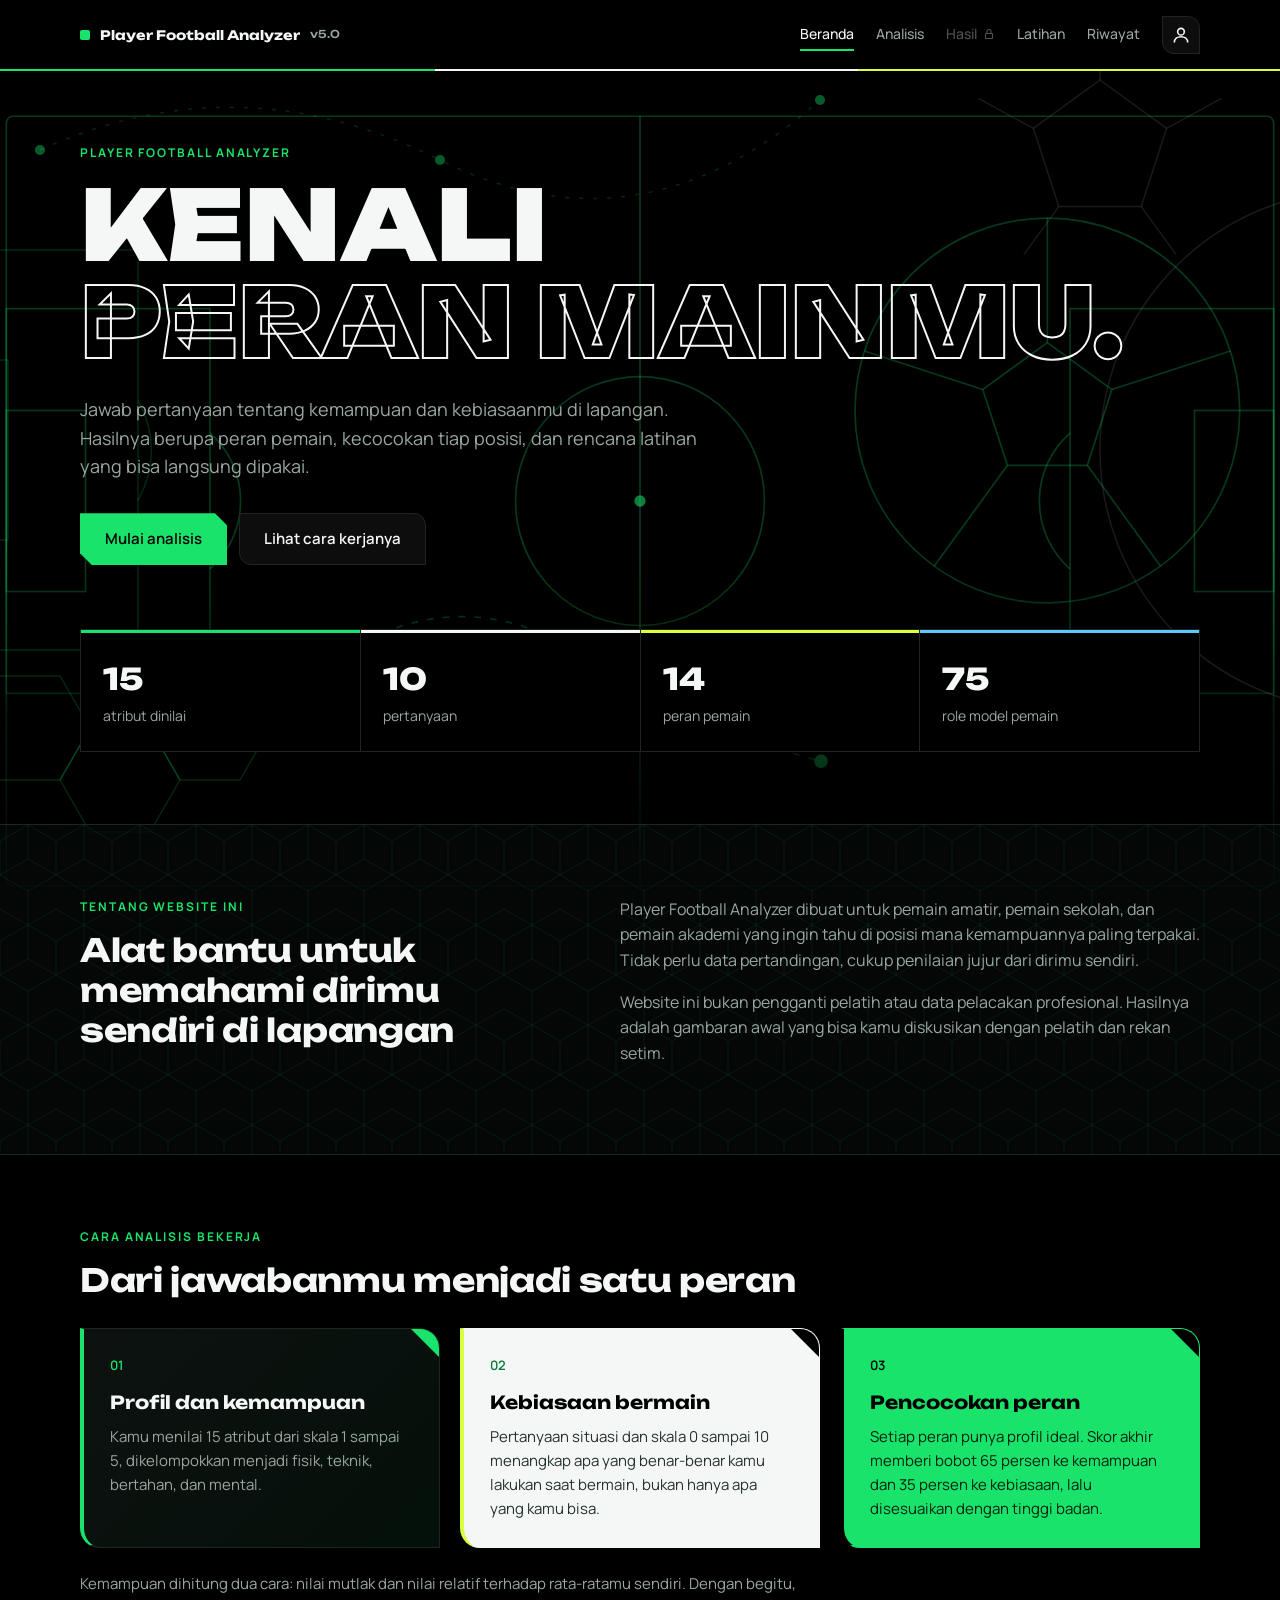
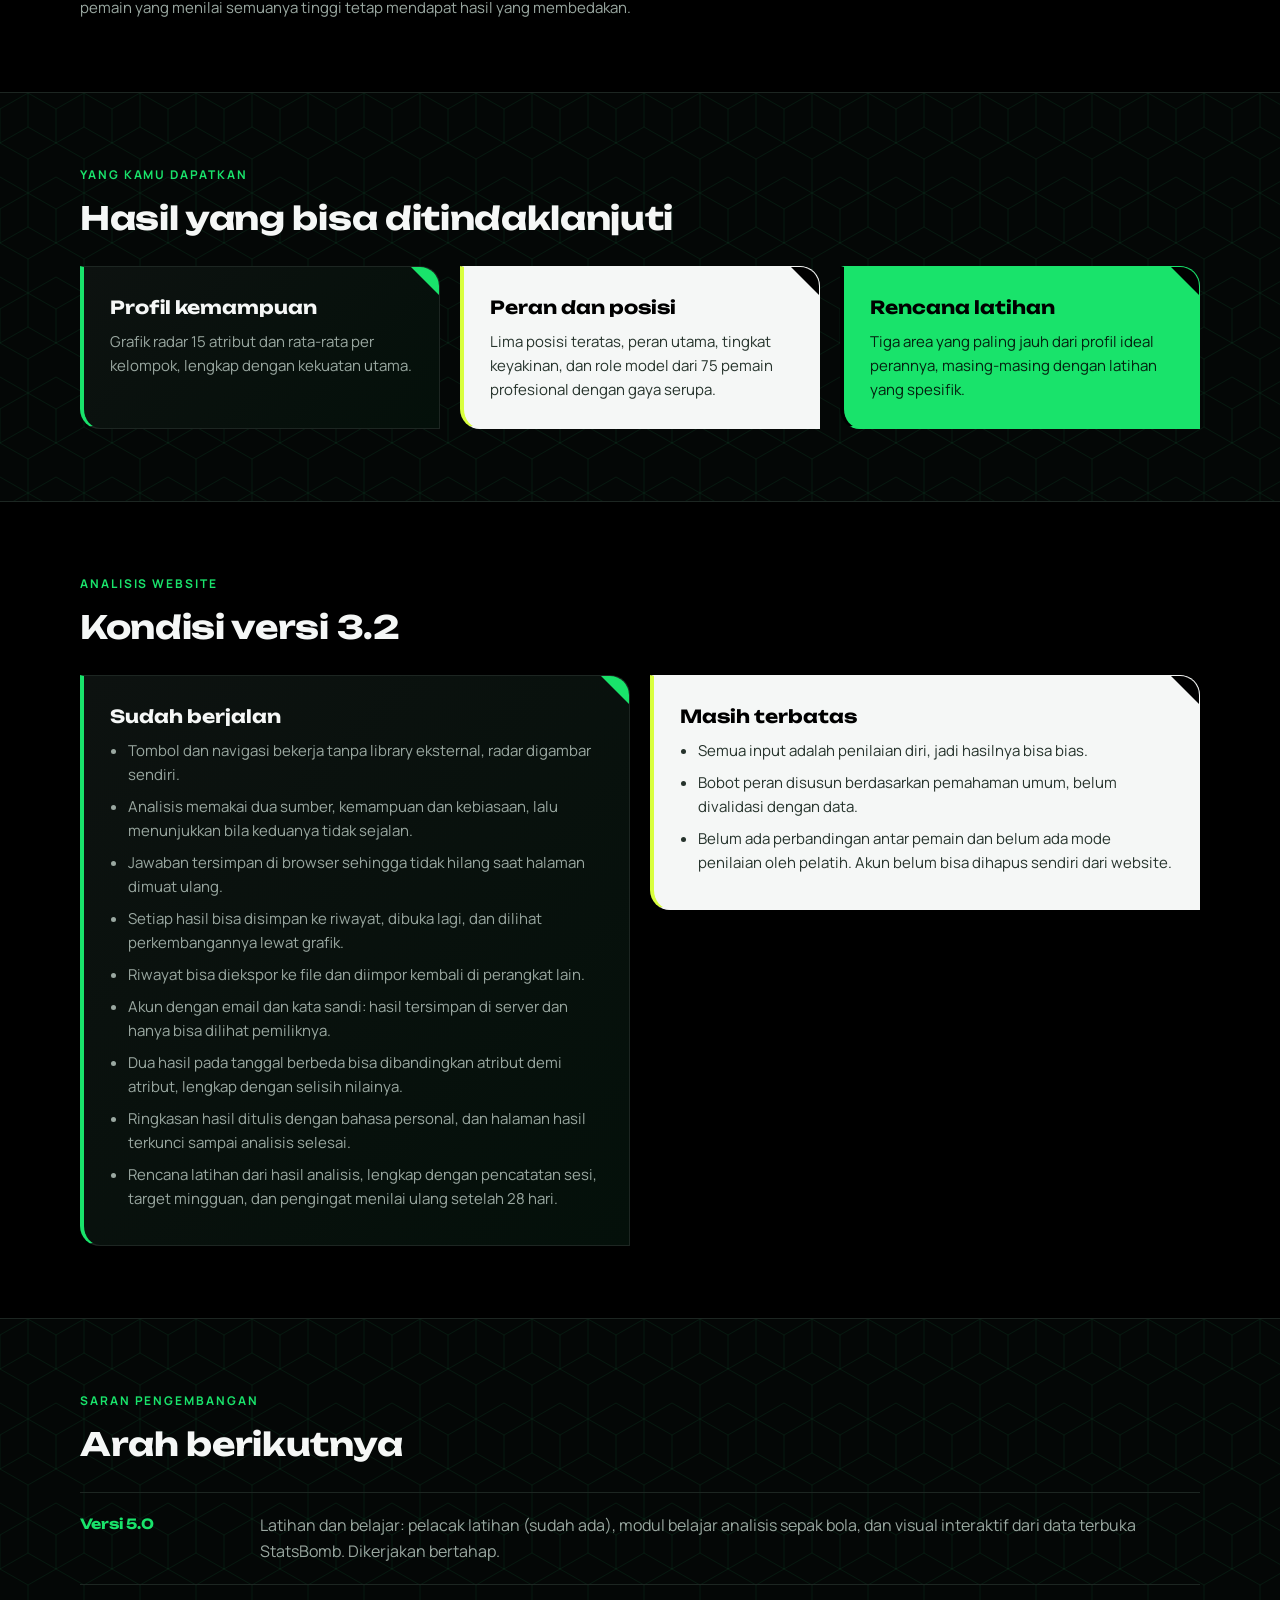
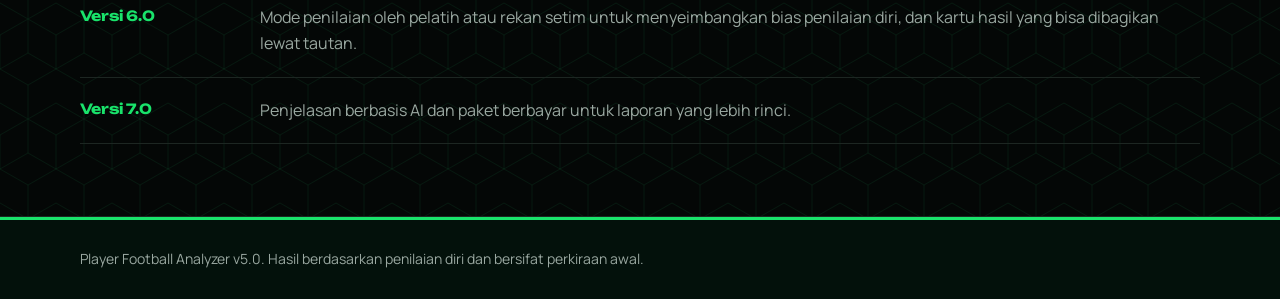
<file: v5.0/index.html>
<!DOCTYPE html>
<html lang="id">
<head>
<meta charset="UTF-8">
<meta name="viewport" content="width=device-width, initial-scale=1.0">
<title>Player Football Analyzer v5.0</title>
<link rel="preconnect" href="https://fonts.googleapis.com">
<link rel="preconnect" href="https://fonts.gstatic.com" crossorigin>
<link href="https://fonts.googleapis.com/css2?family=Manrope:wght@400;500;600;700&family=Unbounded:wght@600;700;800;900&display=swap" rel="stylesheet">
<link rel="stylesheet" href="style.css">
</head>
<body>
<div class="bgdeco" aria-hidden="true"><svg viewBox="0 0 1440 900" preserveAspectRatio="xMidYMid slice"><circle class="w" cx="1440" cy="450" r="260"/><line class="w" x1="1440" y1="0" x2="1440" y2="900"/><circle class="dot" cx="1440" cy="450" r="6"/><rect x="-2" y="250" width="220" height="400"/><rect x="-2" y="360" width="90" height="180"/><path d="M218 400a100 100 0 0 1 0 100"/><polygon points="260,780 230,832 170,832 140,780 170,728 230,728"/><polygon points="350,728 320,780 260,780 230,728 260,676 320,676"/><polygon points="170,728 140,780 80,780 50,728 80,676 140,676"/><polygon class="w" points="1180,80 1246.6,128.4 1221.2,206.6 1138.8,206.6 1113.4,128.4"/><path class="w" d="M1180 80V20M1246.6 128.4l55-30M1221.2 206.6l35 48M1138.8 206.6l-35 48M1113.4 128.4l-55-30"/><path d="M120 150Q320 60 520 160T900 100" stroke-dasharray="4 10"/><circle class="dot" cx="120" cy="150" r="5"/><circle class="dot" cx="520" cy="160" r="5"/><circle class="dot" cx="900" cy="100" r="5"/></svg></div>

<header class="top loading" id="topbar" style="--p:.12">
  <a class="brand" href="#/" data-go="home"><i></i>Player Football Analyzer <small>v5.0</small></a>
  <div class="tr"><nav>
    <a href="#/" data-nav="home">Beranda</a>
    <a href="#/analisis" data-nav="analisis">Analisis</a>
    <a href="#/hasil" data-nav="hasil">Hasil<svg class="lk" viewBox="0 0 24 24" fill="none" stroke="currentColor" stroke-width="2.2" aria-hidden="true"><rect x="5" y="11" width="14" height="10" rx="1"/><path d="M8 11V7a4 4 0 0 1 8 0v4"/></svg></a>
    <a href="#/latihan" data-nav="latihan">Latihan</a>
    <a href="#/riwayat" data-nav="riwayat">Riwayat</a>
  </nav>
  <a class="acc" id="accBtn" href="#/masuk" aria-label="Masuk atau daftar" title="Masuk atau daftar"><svg viewBox="0 0 24 24" width="20" height="20" fill="none" stroke="currentColor" stroke-width="1.9" aria-hidden="true"><circle cx="12" cy="8" r="4"/><path d="M4 21c0-4.4 3.6-7 8-7s8 2.6 8 7"/></svg><span id="accInit"></span></a></div>
</header>

<main>

<!-- BERANDA -->
<section data-view="home">
  <div class="pitch" aria-hidden="true"><svg viewBox="0 0 1200 760" preserveAspectRatio="xMidYMin slice"><rect x="40" y="40" width="1120" height="680" rx="6"/><line x1="600" y1="40" x2="600" y2="720"/><circle cx="600" cy="380" r="110"/><circle class="dot" cx="600" cy="380" r="5"/><rect x="40" y="210" width="180" height="340"/><rect x="40" y="300" width="70" height="160"/><path d="M220 320a80 80 0 0 1 0 120"/><rect x="980" y="210" width="180" height="340"/><rect x="1090" y="300" width="70" height="160"/><path d="M980 320a80 80 0 0 0 0 120"/><g transform="translate(60,-30)"><circle cx="900" cy="330" r="170"/><polygon points="900,270 957,311.5 935.3,378.5 864.7,378.5 842.9,311.5"/><path d="M900 270V160M957 311.5l104.7-34M935.3 378.5l64.6 89M864.7 378.5l-64.6 89M842.9 311.5l-104.6-34"/></g><path d="M260 580Q400 430 540 510T760 610" stroke-dasharray="6 8"/><circle class="dot" cx="260" cy="580" r="6"/><circle class="dot" cx="540" cy="510" r="6"/><circle class="dot" cx="760" cy="610" r="6"/></svg></div>
  <div class="hero wrap">
    <p class="tag">Player Football Analyzer</p>
    <h1><span>Kenali</span><span class="ol">peran mainmu.</span></h1>
    <p class="lead">Jawab pertanyaan tentang kemampuan dan kebiasaanmu di lapangan. Hasilnya berupa peran pemain, kecocokan tiap posisi, dan rencana latihan yang bisa langsung dipakai.</p>
    <div class="row">
      <button class="btn" data-go="analisis">Mulai analisis</button>
      <button class="btn ghost" data-scroll="cara">Lihat cara kerjanya</button>
    </div>
    <div class="stats" id="stats"></div>
  </div>

  <div class="band"><div class="wrap two">
    <div>
      <p class="tag">Tentang website ini</p>
      <h2>Alat bantu untuk memahami dirimu sendiri di lapangan</h2>
    </div>
    <div class="txt">
      <p>Player Football Analyzer dibuat untuk pemain amatir, pemain sekolah, dan pemain akademi yang ingin tahu di posisi mana kemampuannya paling terpakai. Tidak perlu data pertandingan, cukup penilaian jujur dari dirimu sendiri.</p>
      <p>Website ini bukan pengganti pelatih atau data pelacakan profesional. Hasilnya adalah gambaran awal yang bisa kamu diskusikan dengan pelatih dan rekan setim.</p>
    </div>
  </div></div>

  <div class="wrap" id="cara">
    <p class="tag">Cara analisis bekerja</p>
    <h2>Dari jawabanmu menjadi satu peran</h2>
    <div class="grid3">
      <article class="card"><span class="n">01</span><h3>Profil dan kemampuan</h3><p>Kamu menilai 15 atribut dari skala 1 sampai 5, dikelompokkan menjadi fisik, teknik, bertahan, dan mental.</p></article>
      <article class="card"><span class="n">02</span><h3>Kebiasaan bermain</h3><p>Pertanyaan situasi dan skala 0 sampai 10 menangkap apa yang benar-benar kamu lakukan saat bermain, bukan hanya apa yang kamu bisa.</p></article>
      <article class="card"><span class="n">03</span><h3>Pencocokan peran</h3><p>Setiap peran punya profil ideal. Skor akhir memberi bobot 65 persen ke kemampuan dan 35 persen ke kebiasaan, lalu disesuaikan dengan tinggi badan.</p></article>
    </div>
    <p class="note">Kemampuan dihitung dua cara: nilai mutlak dan nilai relatif terhadap rata-ratamu sendiri. Dengan begitu, pemain yang menilai semuanya tinggi tetap mendapat hasil yang membedakan.</p>
  </div>

  <div class="band"><div class="wrap">
    <p class="tag">Yang kamu dapatkan</p>
    <h2>Hasil yang bisa ditindaklanjuti</h2>
    <div class="grid3">
      <article class="card"><h3>Profil kemampuan</h3><p>Grafik radar 15 atribut dan rata-rata per kelompok, lengkap dengan kekuatan utama.</p></article>
      <article class="card"><h3>Peran dan posisi</h3><p>Lima posisi teratas, peran utama, tingkat keyakinan, dan role model dari 75 pemain profesional dengan gaya serupa.</p></article>
      <article class="card"><h3>Rencana latihan</h3><p>Tiga area yang paling jauh dari profil ideal perannya, masing-masing dengan latihan yang spesifik.</p></article>
    </div>
  </div></div>

  <div class="wrap">
    <p class="tag">Analisis website</p>
    <h2>Kondisi versi 3.2</h2>
    <div class="two cols">
      <div class="card"><h3>Sudah berjalan</h3>
        <ul>
          <li>Tombol dan navigasi bekerja tanpa library eksternal, radar digambar sendiri.</li>
          <li>Analisis memakai dua sumber, kemampuan dan kebiasaan, lalu menunjukkan bila keduanya tidak sejalan.</li>
          <li>Jawaban tersimpan di browser sehingga tidak hilang saat halaman dimuat ulang.</li>
          <li>Setiap hasil bisa disimpan ke riwayat, dibuka lagi, dan dilihat perkembangannya lewat grafik.</li>
          <li>Riwayat bisa diekspor ke file dan diimpor kembali di perangkat lain.</li>
          <li>Akun dengan email dan kata sandi: hasil tersimpan di server dan hanya bisa dilihat pemiliknya.</li>
          <li>Dua hasil pada tanggal berbeda bisa dibandingkan atribut demi atribut, lengkap dengan selisih nilainya.</li>
          <li>Ringkasan hasil ditulis dengan bahasa personal, dan halaman hasil terkunci sampai analisis selesai.</li>
          <li>Rencana latihan dari hasil analisis, lengkap dengan pencatatan sesi, target mingguan, dan pengingat menilai ulang setelah 28 hari.</li>
        </ul></div>
      <div class="card"><h3>Masih terbatas</h3>
        <ul>
          <li>Semua input adalah penilaian diri, jadi hasilnya bisa bias.</li>
          <li>Bobot peran disusun berdasarkan pemahaman umum, belum divalidasi dengan data.</li>
          <li>Belum ada perbandingan antar pemain dan belum ada mode penilaian oleh pelatih. Akun belum bisa dihapus sendiri dari website.</li>
        </ul></div>
    </div>
  </div>

  <div class="band"><div class="wrap">
    <p class="tag">Saran pengembangan</p>
    <h2>Arah berikutnya</h2>
    <ol class="road">
      <li><b>Versi 5.0</b><span>Latihan dan belajar: pelacak latihan (sudah ada), modul belajar analisis sepak bola, dan visual interaktif dari data terbuka StatsBomb. Dikerjakan bertahap.</span></li>
      <li><b>Versi 6.0</b><span>Mode penilaian oleh pelatih atau rekan setim untuk menyeimbangkan bias penilaian diri, dan kartu hasil yang bisa dibagikan lewat tautan.</span></li>
      <li><b>Versi 7.0</b><span>Penjelasan berbasis AI dan paket berbayar untuk laporan yang lebih rinci.</span></li>
    </ol>
  </div></div>
</section>

<!-- ANALISIS -->
<section data-view="analisis" hidden>
  <div class="wrap narrow">
    <p class="tag">Analisis</p>
    <h2 id="stepTitle"></h2>
    <div class="bar"><div id="bar"></div></div>
    <p class="hint" id="stepHint"></p>
    <div id="stepBody"></div>
    <p class="err" id="err" role="alert"></p>
    <div class="row between">
      <button class="btn ghost" id="prev">Kembali</button>
      <button class="btn" id="next">Lanjut</button>
    </div>
  </div>
</section>

<!-- MASUK -->
<section data-view="masuk" hidden>
  <div class="wrap narrow" id="authBody"></div>
</section>

<!-- AKUN -->
<section data-view="akun" hidden>
  <div class="wrap narrow" id="accBody"></div>
</section>

<!-- LATIHAN -->
<section data-view="latihan" hidden>
  <div class="wrap" id="planBody"></div>
</section>

<!-- RIWAYAT -->
<section data-view="riwayat" hidden>
  <div class="wrap" id="historyBody"></div>
</section>

<!-- HASIL -->
<section data-view="hasil" hidden>
  <div class="wrap" id="resultBody"></div>
</section>

</main>

<footer><div class="wrap">Player Football Analyzer v5.0. Hasil berdasarkan penilaian diri dan bersifat perkiraan awal.</div></footer>

<div class="toast" id="toast" role="status" aria-live="polite"></div>
<script src="config.js"></script>
<script src="script.js"></script>
</body>
</html>
</file>
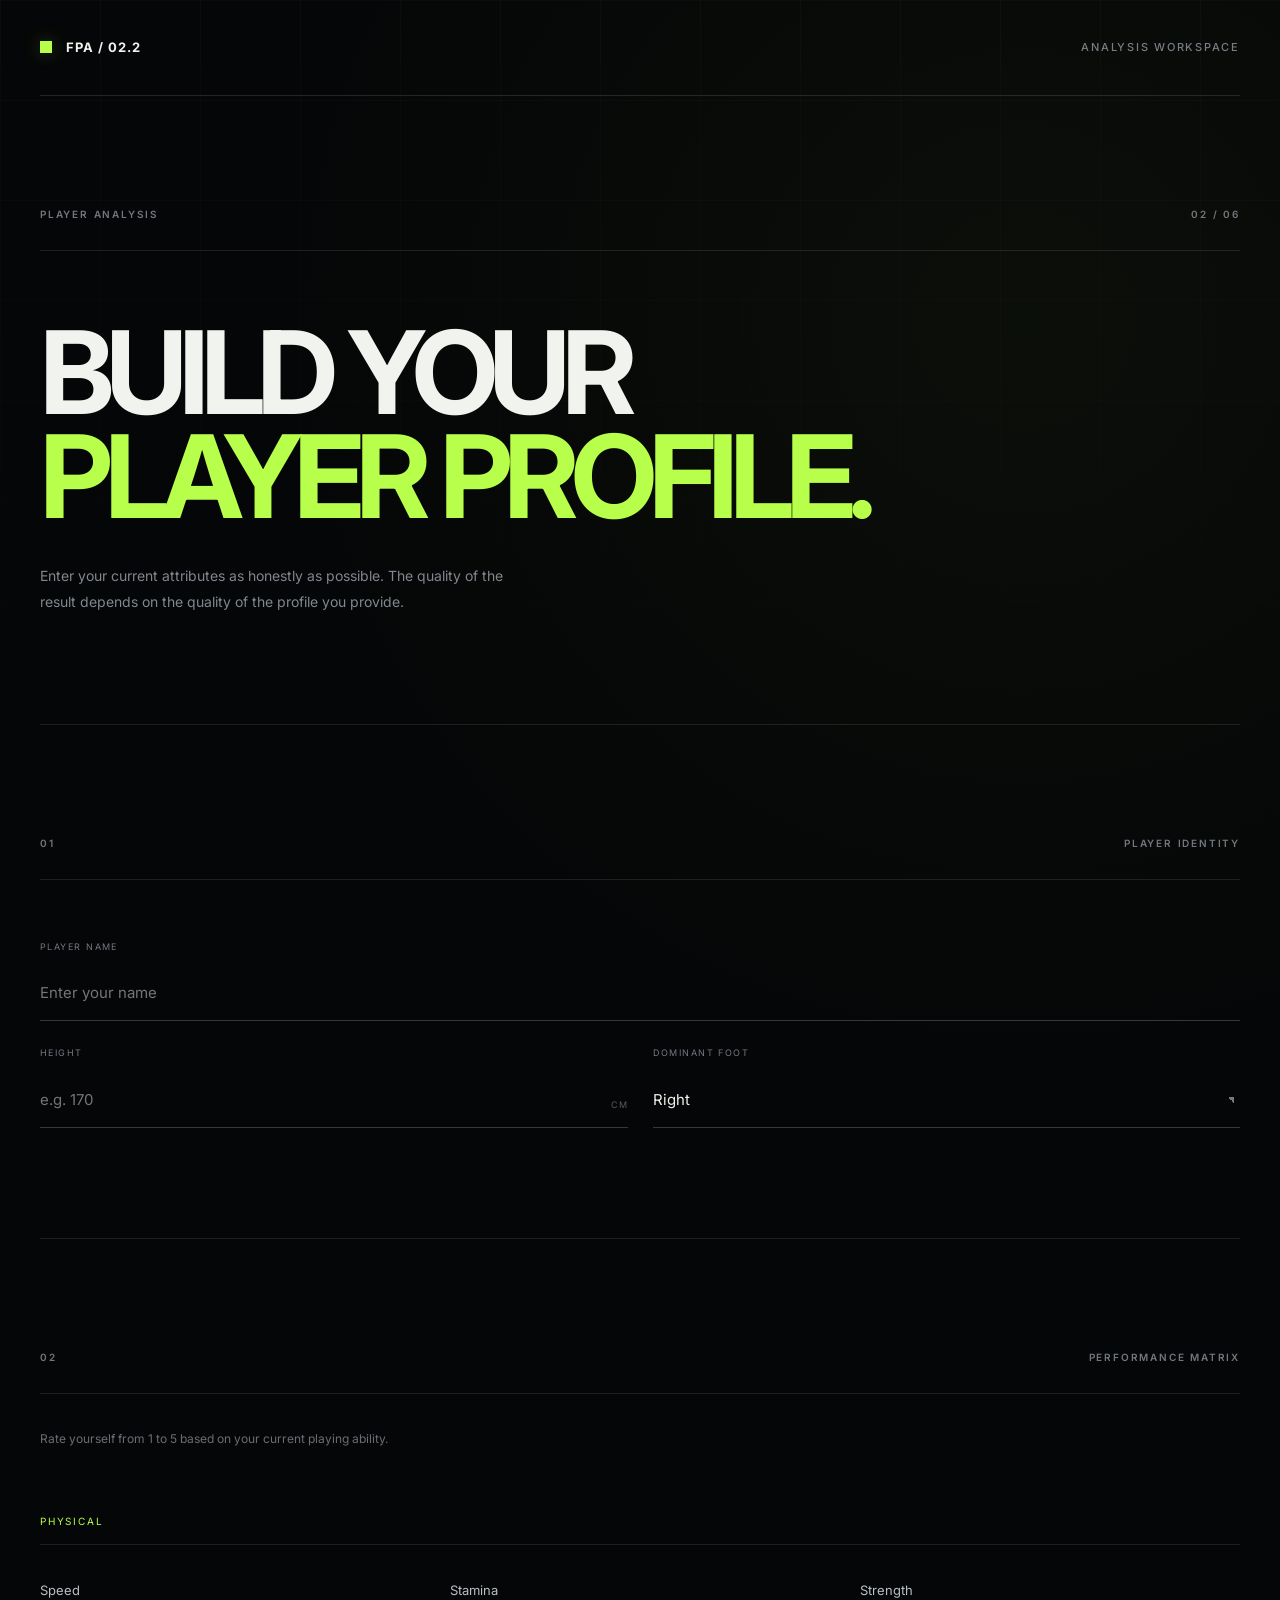
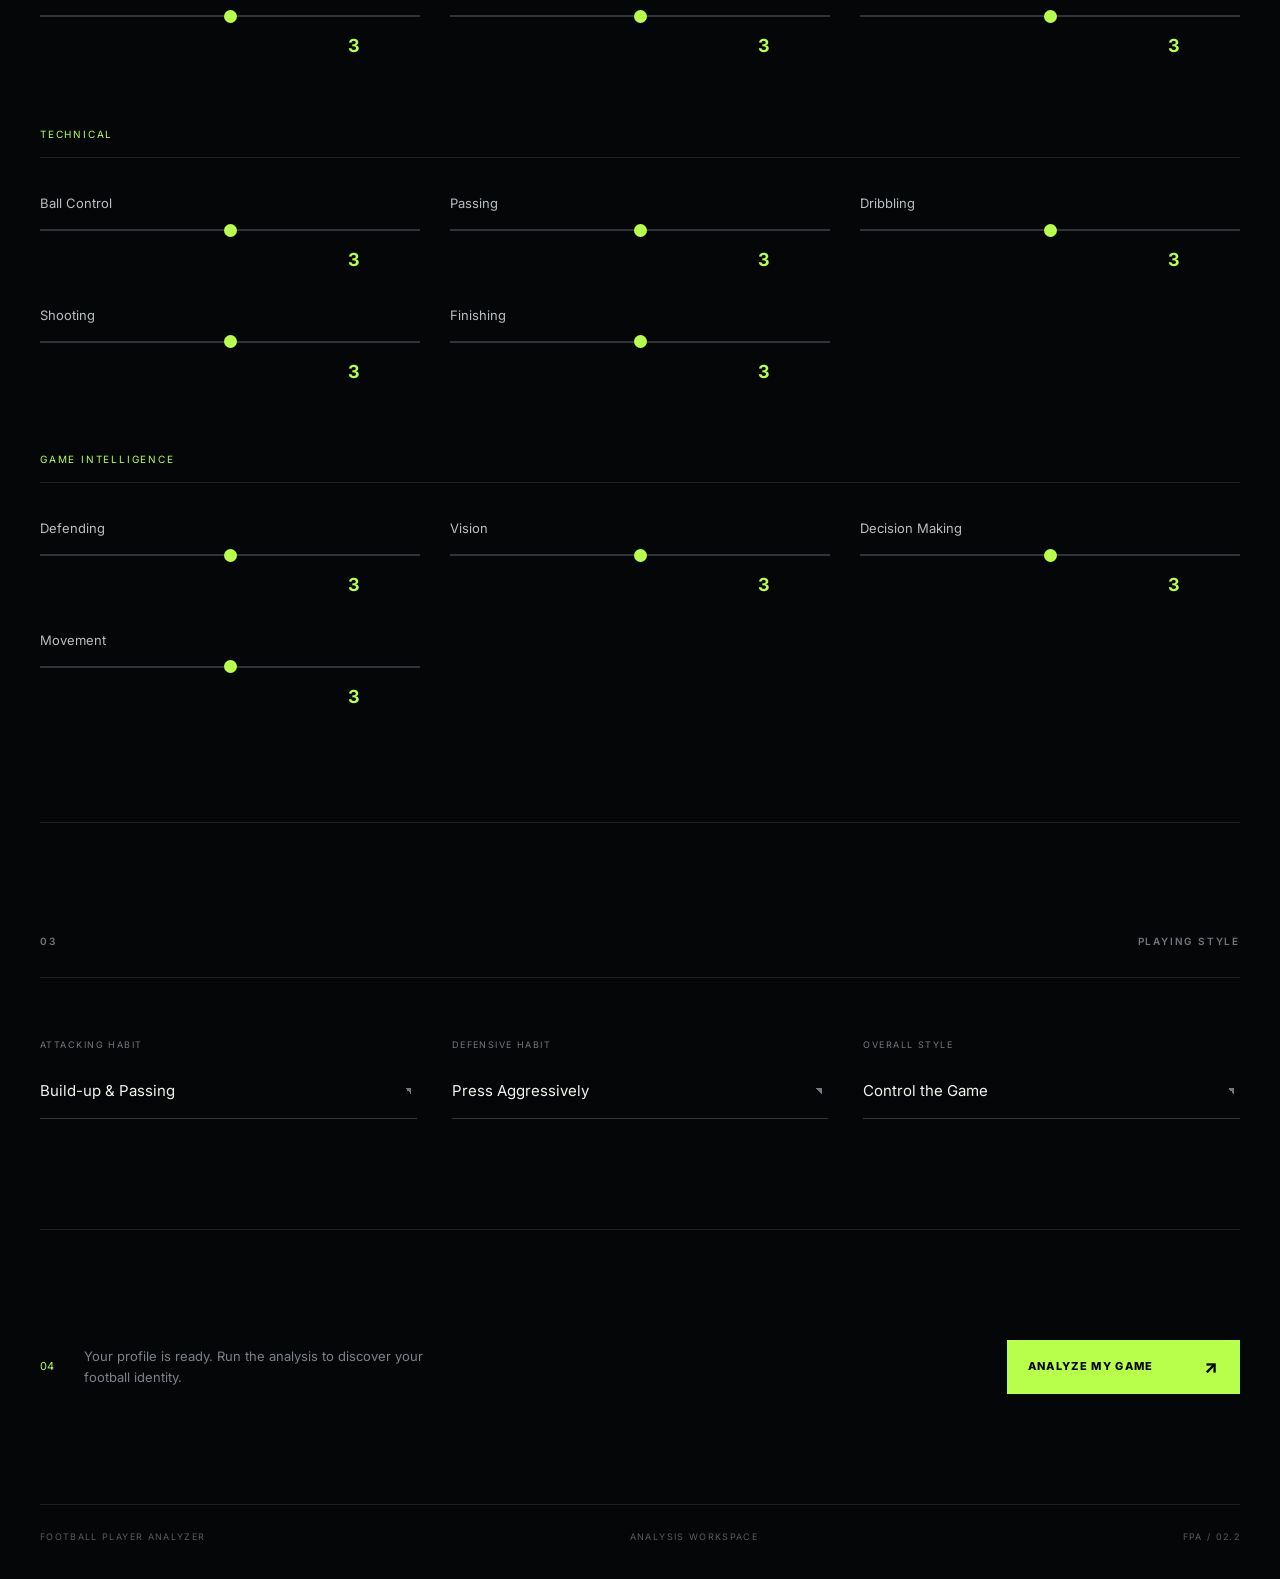
<file: v2.2/analysis.html>
<!DOCTYPE html>
<html lang="en">
<head>
    <meta charset="UTF-8">
    <meta name="viewport" content="width=device-width, initial-scale=1.0">

    <title>Analyze Your Game | FPA</title>

    <link rel="preconnect" href="https://fonts.googleapis.com">
    <link rel="preconnect" href="https://fonts.gstatic.com" crossorigin>

    <link
        href="https://fonts.googleapis.com/css2?family=Inter:wght@400;500;600;700;800&display=swap"
        rel="stylesheet"
    >

    <link rel="stylesheet" href="style.css">
</head>

<body>

    <div class="page-grid"></div>

    <header class="site-header">

        <a href="index.html" class="brand">
            <span class="brand-mark"></span>
            <span>FPA / 02.2</span>
        </a>

        <div class="header-label">
            ANALYSIS WORKSPACE
        </div>

    </header>


    <main>

        <section class="analysis-header section-pad">

            <div class="hero-meta">
                <span>PLAYER ANALYSIS</span>
                <span>02 / 06</span>
            </div>

            <h1>
                BUILD YOUR
                <span>PLAYER PROFILE.</span>
            </h1>

            <p>
                Enter your current attributes as honestly as possible.
                The quality of the result depends on the quality of
                the profile you provide.
            </p>

        </section>


        <form id="analysisForm">


            <!-- PLAYER IDENTITY -->
            <section class="form-section section-pad">

                <div class="section-index">
                    <span>01</span>
                    <span>PLAYER IDENTITY</span>
                </div>

                <div class="form-grid">

                    <div class="input-group full">
                        <label for="playerName">PLAYER NAME</label>

                        <input
                            type="text"
                            id="playerName"
                            placeholder="Enter your name"
                            required
                        >
                    </div>


                    <div class="input-group">
                        <label for="height">HEIGHT</label>

                        <input
                            type="number"
                            id="height"
                            placeholder="e.g. 170"
                            min="130"
                            max="230"
                            required
                        >

                        <span class="input-unit">CM</span>
                    </div>


                    <div class="input-group">
                        <label for="foot">DOMINANT FOOT</label>

                        <select id="foot">
                            <option value="Right">Right</option>
                            <option value="Left">Left</option>
                            <option value="Both">Both</option>
                        </select>
                    </div>

                </div>

            </section>


            <!-- ATTRIBUTES -->
            <section class="form-section section-pad">

                <div class="section-index">
                    <span>02</span>
                    <span>PERFORMANCE MATRIX</span>
                </div>

                <p class="form-note">
                    Rate yourself from 1 to 5 based on your current
                    playing ability.
                </p>


                <div class="attribute-section">

                    <div class="attribute-category">
                        <span>PHYSICAL</span>
                    </div>

                    <div class="attribute-grid">

                        <div class="rating-control">
                            <label>Speed</label>

                            <input
                                type="range"
                                id="speed"
                                min="1"
                                max="5"
                                value="3"
                            >

                            <output id="speedValue">3</output>
                        </div>


                        <div class="rating-control">
                            <label>Stamina</label>

                            <input
                                type="range"
                                id="stamina"
                                min="1"
                                max="5"
                                value="3"
                            >

                            <output id="staminaValue">3</output>
                        </div>


                        <div class="rating-control">
                            <label>Strength</label>

                            <input
                                type="range"
                                id="strength"
                                min="1"
                                max="5"
                                value="3"
                            >

                            <output id="strengthValue">3</output>
                        </div>

                    </div>

                </div>


                <div class="attribute-section">

                    <div class="attribute-category">
                        <span>TECHNICAL</span>
                    </div>

                    <div class="attribute-grid">

                        <div class="rating-control">
                            <label>Ball Control</label>

                            <input
                                type="range"
                                id="ballControl"
                                min="1"
                                max="5"
                                value="3"
                            >

                            <output id="ballControlValue">3</output>
                        </div>


                        <div class="rating-control">
                            <label>Passing</label>

                            <input
                                type="range"
                                id="passing"
                                min="1"
                                max="5"
                                value="3"
                            >

                            <output id="passingValue">3</output>
                        </div>


                        <div class="rating-control">
                            <label>Dribbling</label>

                            <input
                                type="range"
                                id="dribbling"
                                min="1"
                                max="5"
                                value="3"
                            >

                            <output id="dribblingValue">3</output>
                        </div>


                        <div class="rating-control">
                            <label>Shooting</label>

                            <input
                                type="range"
                                id="shooting"
                                min="1"
                                max="5"
                                value="3"
                            >

                            <output id="shootingValue">3</output>
                        </div>


                        <div class="rating-control">
                            <label>Finishing</label>

                            <input
                                type="range"
                                id="finishing"
                                min="1"
                                max="5"
                                value="3"
                            >

                            <output id="finishingValue">3</output>
                        </div>

                    </div>

                </div>


                <div class="attribute-section">

                    <div class="attribute-category">
                        <span>GAME INTELLIGENCE</span>
                    </div>

                    <div class="attribute-grid">

                        <div class="rating-control">
                            <label>Defending</label>

                            <input
                                type="range"
                                id="defending"
                                min="1"
                                max="5"
                                value="3"
                            >

                            <output id="defendingValue">3</output>
                        </div>


                        <div class="rating-control">
                            <label>Vision</label>

                            <input
                                type="range"
                                id="vision"
                                min="1"
                                max="5"
                                value="3"
                            >

                            <output id="visionValue">3</output>
                        </div>


                        <div class="rating-control">
                            <label>Decision Making</label>

                            <input
                                type="range"
                                id="decision"
                                min="1"
                                max="5"
                                value="3"
                            >

                            <output id="decisionValue">3</output>
                        </div>


                        <div class="rating-control">
                            <label>Movement</label>

                            <input
                                type="range"
                                id="movement"
                                min="1"
                                max="5"
                                value="3"
                            >

                            <output id="movementValue">3</output>
                        </div>

                    </div>

                </div>

            </section>


            <!-- PLAYING STYLE -->
            <section class="form-section section-pad">

                <div class="section-index">
                    <span>03</span>
                    <span>PLAYING STYLE</span>
                </div>


                <div class="style-grid">

                    <div class="style-group">

                        <label>ATTACKING HABIT</label>

                        <select id="attackHabit">

                            <option value="passing">
                                Build-up & Passing
                            </option>

                            <option value="carry">
                                Carry the Ball
                            </option>

                            <option value="findSpace">
                                Find Space
                            </option>

                            <option value="dribble">
                                Take On Defenders
                            </option>

                            <option value="shoot">
                                Attack the Goal
                            </option>

                        </select>

                    </div>


                    <div class="style-group">

                        <label>DEFENSIVE HABIT</label>

                        <select id="defendingHabit">

                            <option value="press">
                                Press Aggressively
                            </option>

                            <option value="return">
                                Track Back
                            </option>

                            <option value="passingLane">
                                Block Passing Lanes
                            </option>

                            <option value="ballCarrier">
                                Attack the Ball Carrier
                            </option>

                        </select>

                    </div>


                    <div class="style-group">

                        <label>OVERALL STYLE</label>

                        <select id="style">

                            <option value="control">
                                Control the Game
                            </option>

                            <option value="defense">
                                Defensive Stability
                            </option>

                            <option value="build">
                                Build From Deep
                            </option>

                            <option value="wing">
                                Attack From Wide Areas
                            </option>

                            <option value="box">
                                Attack the Box
                            </option>

                            <option value="last">
                                Protect the Last Line
                            </option>

                        </select>

                    </div>

                </div>

            </section>


            <!-- SUBMIT -->
            <section class="analysis-submit section-pad">

                <div class="submit-information">

                    <span>04</span>

                    <p>
                        Your profile is ready.
                        Run the analysis to discover
                        your football identity.
                    </p>

                </div>

                <button
                    type="submit"
                    class="primary-button analyze-button"
                >
                    <span>ANALYZE MY GAME</span>
                    <span class="button-arrow">↗</span>
                </button>

            </section>

        </form>

    </main>


    <footer class="site-footer">

        <div>FOOTBALL PLAYER ANALYZER</div>

        <div>ANALYSIS WORKSPACE</div>

        <div>FPA / 02.2</div>

    </footer>


    <script src="analysis.js"></script>

</body>
</html>
</file>
<file: v1.0/style.css>
* {
    box-sizing: border-box;
    margin: 0;
    padding: 0;
}


body {
    font-family: Arial, sans-serif;
    background: #101216;
    color: #ffffff;
    line-height: 1.6;
}


.header {
    background: linear-gradient(135deg, #16191f, #242a33);
    padding: 50px 20px;
    text-align: center;
    border-bottom: 2px solid #333942;
}


.header h1 {
    font-size: 32px;
    margin: 8px 0;
}


.version {
    font-size: 13px;
    letter-spacing: 3px;
    color: #aaa;
}


.subtitle {
    color: #b8bcc4;
}


.container {
    max-width: 1000px;
    margin: auto;
    padding: 30px 20px;
}


.card {
    background: #191c22;
    border: 1px solid #2c3139;
    border-radius: 15px;
    padding: 25px;
    margin-bottom: 25px;
    box-shadow: 0 10px 25px rgba(0, 0, 0, 0.2);
}


.card h2 {
    margin-bottom: 20px;
}


.description {
    color: #aaa;
    margin-bottom: 20px;
}


.form-grid {
    display: grid;
    grid-template-columns: repeat(3, 1fr);
    gap: 20px;
}


.input-group {
    margin-bottom: 20px;
}


.input-group label,
.rating label {
    display: block;
    margin-bottom: 8px;
    font-weight: bold;
}


input,
select {
    width: 100%;
    padding: 12px;
    border-radius: 8px;
    border: 1px solid #3a404a;
    background: #101216;
    color: white;
    font-size: 15px;
}


input:focus,
select:focus {
    outline: none;
    border-color: #ffffff;
}


.attribute-grid {
    display: grid;
    grid-template-columns: repeat(3, 1fr);
    gap: 18px;
}


.rating {
    background: #111419;
    padding: 15px;
    border-radius: 10px;
}


.analyze-button {
    width: 100%;
    padding: 17px;
    border: none;
    border-radius: 10px;
    background: #ffffff;
    color: #101216;
    font-size: 17px;
    font-weight: bold;
    cursor: pointer;
    margin-bottom: 30px;
}


.analyze-button:hover {
    background: #dcdcdc;
}


.hidden {
    display: none;
}


.result-card {
    text-align: center;
}


.result-label {
    font-size: 12px;
    letter-spacing: 3px;
    color: #999;
}


.result-card h2 {
    font-size: 36px;
    margin: 5px 0;
}


#resultInfo {
    color: #aaa;
}


.main-role {
    margin-top: 25px;
    padding: 25px;
    border-radius: 12px;
    background: #101216;
}


.main-role p {
    color: #999;
    font-size: 12px;
    letter-spacing: 2px;
}


.main-role h3 {
    font-size: 25px;
    margin: 5px 0 20px;
}


.attribute-result {
    margin-bottom: 18px;
}


.attribute-header {
    display: flex;
    justify-content: space-between;
    margin-bottom: 6px;
}


.bar-background {
    height: 10px;
    background: #30343c;
    border-radius: 10px;
    overflow: hidden;
}


.bar-fill {
    height: 100%;
    background: #ffffff;
    border-radius: 10px;
}


.position-item {
    background: #111419;
    padding: 15px;
    margin-bottom: 10px;
    border-radius: 10px;
}


.position-name {
    display: flex;
    justify-content: space-between;
}


.position-score {
    color: #aaa;
}


.model-box {
    display: flex;
    align-items: center;
    gap: 20px;
    background: #111419;
    padding: 20px;
    border-radius: 12px;
}


.model-avatar {
    width: 80px;
    height: 80px;
    border-radius: 50%;
    background: #30343c;
    display: flex;
    align-items: center;
    justify-content: center;
    font-size: 32px;
}


.model-info h3 {
    margin-bottom: 5px;
}


.similarity {
    color: #aaa;
}


.strength-list,
.suggestion-list {
    display: grid;
    gap: 10px;
}


.strength-item,
.suggestion-item {
    padding: 15px;
    background: #111419;
    border-radius: 10px;
}


footer {
    text-align: center;
    padding: 30px;
    color: #777;
    font-size: 13px;
}


@media (max-width: 700px) {

    .form-grid,
    .attribute-grid {
        grid-template-columns: 1fr;
    }


    .header h1 {
        font-size: 24px;
    }


    .result-card h2 {
        font-size: 28px;
    }

}
</file>
<file: v2.2/style.css>
/* =====================================================
   FOOTBALL PLAYER ANALYZER
   VERSION 2.2
   ===================================================== */


/* =========================
   RESET
   ========================= */

* {
    margin: 0;
    padding: 0;
    box-sizing: border-box;
}


html {
    scroll-behavior: smooth;
}


body {
    font-family: "Inter", sans-serif;

    background:
        radial-gradient(
            circle at 80% 10%,
            rgba(183, 255, 74, 0.035),
            transparent 25%
        ),
        #050607;

    color: #f1f3ef;

    min-height: 100vh;

    line-height: 1.6;

    overflow-x: hidden;
}


a {
    color: inherit;
    text-decoration: none;
}


button,
input,
select {
    font: inherit;
}


/* =========================
   GRID BACKGROUND
   ========================= */

.page-grid {
    position: fixed;

    inset: 0;

    pointer-events: none;

    z-index: -1;

    background-image:
        linear-gradient(
            rgba(255,255,255,0.025) 1px,
            transparent 1px
        ),
        linear-gradient(
            90deg,
            rgba(255,255,255,0.025) 1px,
            transparent 1px
        );

    background-size: 100px 100px;

    mask-image:
        linear-gradient(
            to bottom,
            black,
            transparent 90%
        );
}


/* =========================
   HEADER
   ========================= */

.site-header {
    width: calc(100% - 80px);

    margin: 0 auto;

    height: 96px;

    display: flex;

    align-items: center;

    justify-content: space-between;

    border-bottom: 1px solid rgba(255,255,255,0.12);
}


.brand {
    display: flex;

    align-items: center;

    gap: 14px;

    font-size: 13px;

    font-weight: 700;

    letter-spacing: 0.08em;
}


.brand-mark {
    width: 12px;

    height: 12px;

    background: #b7ff4a;

    display: block;

    box-shadow:
        0 0 18px rgba(183,255,74,0.25);
}


.header-label {
    font-size: 11px;

    color: #777d85;

    letter-spacing: 0.16em;

    font-weight: 500;
}


/* =========================
   GENERAL
   ========================= */

.section-pad {
    width: calc(100% - 80px);

    max-width: 1480px;

    margin-left: auto;
    margin-right: auto;
}


.hero,
.content-section,
.identity-section,
.final-cta,
.form-section,
.analysis-submit,
.result-section,
.result-actions,
.analysis-header,
.result-hero {
    padding-top: 110px;

    padding-bottom: 110px;
}


.hero-meta,
.section-index {
    display: flex;

    justify-content: space-between;

    align-items: center;

    color: #72777e;

    font-size: 10px;

    letter-spacing: 0.18em;

    font-weight: 600;

    padding-bottom: 28px;

    border-bottom: 1px solid rgba(255,255,255,0.1);
}


/* =========================
   HERO
   ========================= */

.hero-content {
    min-height: 560px;

    display: grid;

    grid-template-columns: 1.5fr 0.7fr;

    align-items: end;

    gap: 80px;
}


.hero-title {
    font-size: clamp(70px, 10vw, 170px);

    font-weight: 800;

    line-height: 0.88;

    letter-spacing: -0.075em;

    text-transform: uppercase;
}


.hero-title span {
    display: block;
}


.hero-title span:last-child {
    color: #b7ff4a;
}


.hero-description {
    max-width: 420px;

    padding-bottom: 12px;
}


.hero-description p {
    color: #9a9fa5;

    font-size: 15px;

    line-height: 1.8;

    margin-bottom: 34px;
}


.primary-button {
    display: inline-flex;

    align-items: center;

    justify-content: space-between;

    gap: 50px;

    min-width: 220px;

    padding: 17px 20px;

    background: #b7ff4a;

    color: #050607;

    border: 1px solid #b7ff4a;

    font-size: 11px;

    font-weight: 800;

    letter-spacing: 0.12em;

    transition:
        transform 0.25s ease,
        background 0.25s ease,
        color 0.25s ease;
}


.primary-button:hover {
    transform: translateY(-4px);

    background: transparent;

    color: #b7ff4a;
}


.button-arrow {
    font-size: 18px;

    line-height: 1;
}


.hero-line {
    width: 100%;

    height: 1px;

    background:
        linear-gradient(
            90deg,
            #b7ff4a,
            rgba(183,255,74,0)
        );
}


.hero-bottom {
    display: flex;

    justify-content: space-between;

    padding-top: 18px;

    color: #555b62;

    font-size: 9px;

    letter-spacing: 0.2em;
}


/* =========================
   SECTION HEADINGS
   ========================= */

.section-layout {
    display: grid;

    grid-template-columns: 1fr 0.8fr;

    gap: 100px;

    padding-top: 70px;
}


.section-heading h2,
.development-layout h2,
.identity-content h2,
.final-cta h2 {
    font-size: clamp(42px, 6vw, 90px);

    line-height: 0.98;

    letter-spacing: -0.06em;

    text-transform: uppercase;

    font-weight: 700;
}


.section-heading h2 span,
.development-layout h2 span,
.identity-content h2 span,
.final-cta h2 span {
    display: block;

    color: #767c84;
}


.section-text {
    padding-top: 10px;

    max-width: 520px;
}


.section-text p,
.development-copy p {
    color: #999fa5;

    font-size: 15px;

    line-height: 1.9;

    margin-bottom: 25px;
}


/* =========================
   ANALYSIS BLOCKS
   ========================= */

.analysis-grid {
    display: grid;

    grid-template-columns:
        repeat(3, 1fr);

    border-left: 1px solid rgba(255,255,255,0.1);

    margin-top: 70px;
}


.analysis-block {
    min-height: 390px;

    padding: 32px;

    border-right: 1px solid rgba(255,255,255,0.1);

    border-top: 1px solid rgba(255,255,255,0.1);

    border-bottom: 1px solid rgba(255,255,255,0.1);

    display: flex;

    flex-direction: column;

    justify-content: space-between;

    transition:
        background 0.3s ease,
        transform 0.3s ease;
}


.analysis-block:hover {
    background: rgba(255,255,255,0.025);

    transform: translateY(-6px);
}


.analysis-block.accent-blue:hover {
    box-shadow:
        inset 0 -2px #7787ff;
}


.analysis-block.accent-lime:hover {
    box-shadow:
        inset 0 -2px #b7ff4a;
}


.block-number {
    color: #5e646b;

    font-size: 11px;

    letter-spacing: 0.12em;
}


.analysis-block h3 {
    font-size: 21px;

    letter-spacing: -0.02em;

    margin-bottom: 16px;
}


.analysis-block p {
    color: #858b92;

    font-size: 13px;

    line-height: 1.8;

    margin-bottom: 28px;
}


.tag-list {
    display: flex;

    flex-wrap: wrap;

    gap: 7px;
}


.tag-list span {
    padding: 6px 9px;

    border: 1px solid rgba(255,255,255,0.1);

    color: #727980;

    font-size: 9px;

    letter-spacing: 0.08em;

    text-transform: uppercase;
}


/* =========================
   PROCESS
   ========================= */

.process-grid {
    display: grid;

    grid-template-columns:
        repeat(3, 1fr);

    margin-top: 70px;

    border-top: 1px solid rgba(255,255,255,0.1);
}


.process-item {
    min-height: 300px;

    padding: 32px;

    border-right: 1px solid rgba(255,255,255,0.1);

    border-bottom: 1px solid rgba(255,255,255,0.1);
}


.process-item:first-child {
    border-left: 1px solid rgba(255,255,255,0.1);
}


.process-number {
    display: block;

    color: #b7ff4a;

    font-size: 11px;

    margin-bottom: 80px;
}


.process-item h3 {
    font-size: 17px;

    margin-bottom: 15px;
}


.process-item p {
    color: #7e848b;

    font-size: 13px;

    line-height: 1.8;
}


/* =========================
   IDENTITY
   ========================= */

.identity-section {
    position: relative;

    overflow: hidden;

    border-top: 1px solid rgba(255,255,255,0.1);

    border-bottom: 1px solid rgba(255,255,255,0.1);
}


.identity-background {
    position: absolute;

    right: -5%;

    top: 50%;

    transform: translateY(-50%);

    font-size: clamp(100px, 20vw, 320px);

    font-weight: 800;

    color: rgba(255,255,255,0.015);

    white-space: nowrap;

    pointer-events: none;
}


.identity-content {
    position: relative;

    max-width: 900px;

    padding-top: 80px;
}


.identity-content p {
    max-width: 560px;

    color: #858b92;

    font-size: 15px;

    line-height: 1.9;

    margin-top: 28px;
}


/* =========================
   DEVELOPMENT
   ========================= */

.development-layout {
    display: grid;

    grid-template-columns: 1fr 0.8fr;

    gap: 100px;

    padding-top: 70px;
}


.development-copy {
    max-width: 520px;
}


.development-line {
    display: flex;

    justify-content: space-between;

    margin-top: 55px;

    padding-top: 20px;

    border-top: 1px solid rgba(255,255,255,0.1);

    color: #b7ff4a;

    font-size: 9px;

    letter-spacing: 0.16em;
}


/* =========================
   FINAL CTA
   ========================= */

.final-cta {
    text-align: center;

    border-top: 1px solid rgba(255,255,255,0.1);
}


.cta-small {
    color: #72777e;

    font-size: 10px;

    letter-spacing: 0.2em;

    margin-bottom: 35px;
}


.final-cta h2 {
    margin-bottom: 50px;
}


.final-cta .primary-button {
    text-align: left;
}


.primary-button.large {
    min-width: 270px;
}


/* =========================
   FOOTER
   ========================= */

.site-footer {
    width: calc(100% - 80px);

    margin: 0 auto;

    padding: 25px 0 35px;

    border-top: 1px solid rgba(255,255,255,0.1);

    display: flex;

    justify-content: space-between;

    color: #565c63;

    font-size: 9px;

    letter-spacing: 0.15em;
}


/* =========================
   ANALYSIS PAGE
   ========================= */

.analysis-header h1 {
    max-width: 1000px;

    padding-top: 70px;

    font-size: clamp(60px, 9vw, 130px);

    line-height: 0.9;

    letter-spacing: -0.07em;
}


.analysis-header h1 span {
    display: block;

    color: #b7ff4a;
}


.analysis-header > p {
    max-width: 500px;

    color: #81878e;

    margin-top: 35px;

    font-size: 14px;

    line-height: 1.8;
}


.form-section {
    border-top: 1px solid rgba(255,255,255,0.1);
}


.form-grid {
    display: grid;

    grid-template-columns: 1fr 1fr;

    gap: 25px;

    margin-top: 60px;
}


.input-group {
    position: relative;
}


.input-group.full {
    grid-column: 1 / -1;
}


.input-group label,
.style-group label {
    display: block;

    color: #737980;

    font-size: 9px;

    letter-spacing: 0.16em;

    margin-bottom: 12px;
}


.input-group input,
.input-group select,
.style-group select {
    width: 100%;

    background: transparent;

    border: none;

    border-bottom: 1px solid #34383d;

    padding: 15px 0;

    color: #f1f3ef;

    outline: none;

    font-size: 15px;
}


.input-group input:focus,
.input-group select:focus,
.style-group select:focus {
    border-bottom-color: #b7ff4a;
}


.input-group select,
.style-group select {
    cursor: pointer;

    appearance: none;

    background:
        linear-gradient(
            45deg,
            transparent 50%,
            #737980 50%
        ) right 6px center / 6px 6px no-repeat;
}


.input-unit {
    position: absolute;

    right: 0;

    bottom: 15px;

    color: #565c63;

    font-size: 9px;

    letter-spacing: 0.1em;
}


.form-note {
    margin-top: 35px;

    color: #686e75;

    font-size: 12px;
}


/* =========================
   ATTRIBUTE CONTROLS
   ========================= */

.attribute-section {
    margin-top: 65px;
}


.attribute-category {
    color: #b7ff4a;

    font-size: 10px;

    letter-spacing: 0.18em;

    padding-bottom: 15px;

    border-bottom: 1px solid rgba(255,255,255,0.1);
}


.attribute-grid {
    display: grid;

    grid-template-columns:
        repeat(3, 1fr);

    gap: 30px;

    padding-top: 35px;
}


.rating-control {
    display: grid;

    grid-template-columns: 1fr 45px;

    align-items: center;

    gap: 15px;
}


.rating-control label {
    font-size: 13px;

    color: #b9bec3;
}


.rating-control input {
    grid-column: 1 / -1;

    width: 100%;

    appearance: none;

    height: 2px;

    background: #30343a;

    outline: none;
}


.rating-control input::-webkit-slider-thumb {
    appearance: none;

    width: 13px;

    height: 13px;

    border-radius: 50%;

    background: #b7ff4a;

    cursor: pointer;
}


.rating-control input::-moz-range-thumb {
    width: 13px;

    height: 13px;

    border: none;

    border-radius: 50%;

    background: #b7ff4a;

    cursor: pointer;
}


.rating-control output {
    justify-self: end;

    color: #b7ff4a;

    font-size: 18px;

    font-weight: 700;
}


/* =========================
   STYLE
   ========================= */

.style-grid {
    display: grid;

    grid-template-columns:
        repeat(3, 1fr);

    gap: 35px;

    margin-top: 60px;
}


.style-group select option {
    background: #101214;

    color: white;
}


/* =========================
   SUBMIT
   ========================= */

.analysis-submit {
    border-top: 1px solid rgba(255,255,255,0.1);

    display: flex;

    align-items: center;

    justify-content: space-between;

    gap: 50px;
}


.submit-information {
    display: flex;

    align-items: center;

    gap: 30px;
}


.submit-information > span {
    color: #b7ff4a;

    font-size: 11px;
}


.submit-information p {
    max-width: 380px;

    color: #7c8289;

    font-size: 13px;
}


.analyze-button {
    cursor: pointer;
}


/* =========================
   RESULT PAGE
   ========================= */

.result-intro {
    display: grid;

    grid-template-columns: 1fr 0.6fr;

    gap: 100px;

    padding-top: 75px;

    align-items: end;
}


.eyebrow,
.identity-label {
    display: block;

    color: #72777e;

    font-size: 9px;

    letter-spacing: 0.18em;

    margin-bottom: 18px;
}


.result-intro h1 {
    font-size: clamp(60px, 9vw, 130px);

    line-height: 0.9;

    letter-spacing: -0.07em;

    text-transform: uppercase;

    word-break: break-word;
}


.result-intro p {
    margin-top: 25px;

    color: #7d838a;

    font-size: 13px;
}


.main-identity {
    padding: 30px;

    border: 1px solid rgba(255,255,255,0.1);

    background: rgba(255,255,255,0.02);
}


.main-identity strong {
    display: block;

    color: #b7ff4a;

    font-size: clamp(28px, 4vw, 52px);

    line-height: 1;

    margin-bottom: 14px;
}


.main-identity span:last-child {
    color: #8a9097;

    font-size: 12px;
}


/* =========================
   RADAR
   ========================= */

.radar-layout {
    display: grid;

    grid-template-columns: 1fr 0.8fr;

    gap: 80px;

    margin-top: 70px;
}


.radar-container {
    min-height: 520px;

    display: flex;

    align-items: center;

    justify-content: center;

    border: 1px solid rgba(255,255,255,0.1);

    padding: 35px;
}


.attribute-results {
    display: grid;

    grid-template-columns: 1fr 1fr;

    gap: 10px;

    align-content: center;
}


.attribute-card {
    padding: 18px;

    border: 1px solid rgba(255,255,255,0.08);

    background: rgba(255,255,255,0.015);
}


.attribute-card span {
    display: block;

    color: #747a81;

    font-size: 9px;

    letter-spacing: 0.12em;

    margin-bottom: 8px;
}


.attribute-card strong {
    color: #b7ff4a;

    font-size: 25px;
}


/* =========================
   POSITION
   ========================= */

.position-results {
    margin-top: 60px;
}


.position-row {
    display: grid;

    grid-template-columns: 55px 1fr 90px;

    gap: 25px;

    align-items: center;

    padding: 25px 0;

    border-bottom: 1px solid rgba(255,255,255,0.1);
}


.position-rank {
    color: #555b62;

    font-size: 11px;
}


.position-name {
    font-size: 15px;

    font-weight: 600;
}


.position-bar {
    margin-top: 10px;

    height: 3px;

    background: #25292e;
}


.position-bar span {
    display: block;

    height: 100%;

    background: #b7ff4a;
}


.position-score {
    text-align: right;

    color: #b7ff4a;

    font-size: 17px;

    font-weight: 700;
}


/* =========================
   ROLE MODEL
   ========================= */

.role-model {
    margin-top: 60px;

    display: grid;

    grid-template-columns: 1fr 1fr;

    gap: 30px;
}


.role-main {
    grid-row: span 2;

    min-height: 430px;

    padding: 40px;

    border: 1px solid rgba(255,255,255,0.1);

    display: flex;

    flex-direction: column;

    justify-content: flex-end;

    background:
        radial-gradient(
            circle at 80% 20%,
            rgba(183,255,74,0.07),
            transparent 40%
        );
}


.role-main small {
    color: #72777e;

    font-size: 9px;

    letter-spacing: 0.15em;

    margin-bottom: 15px;
}


.role-main h3 {
    color: #b7ff4a;

    font-size: 38px;

    line-height: 1;

    margin-bottom: 15px;
}


.role-main strong {
    font-size: 55px;

    line-height: 1;
}


.role-card {
    padding: 30px;

    border: 1px solid rgba(255,255,255,0.1);
}


.role-card h4 {
    font-size: 12px;

    letter-spacing: 0.08em;

    margin-bottom: 20px;
}


.role-card p {
    color: #858b92;

    font-size: 12px;

    line-height: 1.8;
}


.role-card .highlight {
    color: #b7ff4a;
}


/* =========================
   STRENGTHS
   ========================= */

.strength-grid {
    display: grid;

    grid-template-columns:
        repeat(5, 1fr);

    margin-top: 60px;
}


.strength-card {
    min-height: 180px;

    padding: 25px;

    border-top: 1px solid rgba(255,255,255,0.1);

    border-right: 1px solid rgba(255,255,255,0.1);
}


.strength-card:first-child {
    border-left: 1px solid rgba(255,255,255,0.1);
}


.strength-card span {
    display: block;

    color: #60666d;

    font-size: 10px;

    margin-bottom: 45px;
}


.strength-card h3 {
    font-size: 16px;

    margin-bottom: 8px;
}


.strength-card strong {
    color: #b7ff4a;

    font-size: 24px;
}


/* =========================
   DEVELOPMENT
   ========================= */

.development-results {
    margin-top: 60px;

    display: grid;

    grid-template-columns:
        repeat(3, 1fr);

    gap: 20px;
}


.development-card {
    padding: 30px;

    min-height: 220px;

    border: 1px solid rgba(255,255,255,0.1);
}


.development-card span {
    color: #b7ff4a;

    font-size: 10px;

    letter-spacing: 0.12em;
}


.development-card h3 {
    margin: 35px 0 12px;

    font-size: 16px;
}


.development-card p {
    color: #7e848b;

    font-size: 12px;

    line-height: 1.8;
}


/* =========================
   RESULT ACTIONS
   ========================= */

.result-actions {
    display: flex;

    gap: 15px;

    border-top: 1px solid rgba(255,255,255,0.1);
}


.secondary-button {
    padding: 15px 20px;

    border: 1px solid rgba(255,255,255,0.15);

    color: #a0a5aa;

    font-size: 10px;

    font-weight: 700;

    letter-spacing: 0.12em;

    transition:
        border-color 0.25s ease,
        color 0.25s ease,
        transform 0.25s ease;
}


.secondary-button:hover {
    color: #b7ff4a;

    border-color: #b7ff4a;

    transform: translateY(-3px);
}


/* =========================
   RESPONSIVE
   ========================= */

@media (max-width: 900px) {

    .site-header,
    .site-footer,
    .section-pad {
        width: calc(100% - 40px);
    }


    .hero-content,
    .section-layout,
    .development-layout,
    .result-intro,
    .radar-layout {
        grid-template-columns: 1fr;

        gap: 50px;
    }


    .hero-content {
        min-height: 600px;
    }


    .analysis-grid,
    .process-grid {
        grid-template-columns: 1fr;
    }


    .attribute-grid,
    .style-grid {
        grid-template-columns: 1fr 1fr;
    }


    .strength-grid {
        grid-template-columns: 1fr 1fr;
    }


    .role-model {
        grid-template-columns: 1fr;
    }


    .role-main {
        grid-row: auto;
    }


    .development-results {
        grid-template-columns: 1fr;
    }


    .analysis-submit {
        flex-direction: column;

        align-items: flex-start;
    }
}


@media (max-width: 600px) {

    .site-header {
        height: 75px;
    }


    .header-label {
        display: none;
    }


    .hero,
    .content-section,
    .identity-section,
    .final-cta,
    .form-section,
    .analysis-submit,
    .result-section,
    .result-actions,
    .analysis-header,
    .result-hero {
        padding-top: 75px;

        padding-bottom: 75px;
    }


    .hero-title {
        font-size: 18vw;
    }


    .section-heading h2,
    .development-layout h2,
    .identity-content h2,
    .final-cta h2 {
        font-size: 42px;
    }


    .form-grid,
    .attribute-grid,
    .style-grid,
    .attribute-results {
        grid-template-columns: 1fr;
    }


    .input-group.full {
        grid-column: auto;
    }


    .strength-grid {
        grid-template-columns: 1fr;
    }


    .strength-card {
        border-left: 1px solid rgba(255,255,255,0.1);
    }


    .position-row {
        grid-template-columns: 35px 1fr 60px;

        gap: 12px;
    }


    .radar-container {
        min-height: 350px;

        padding: 15px;
    }


    .result-actions {
        flex-direction: column;
    }


    .secondary-button {
        text-align: center;
    }


    .site-footer {
        flex-direction: column;

        gap: 12px;
    }

}

/* =========================
   ENTRY ANIMATION
   ========================= */

.analysis-block,
.process-item,
.identity-content,
.development-layout {
    opacity: 0;

    transform: translateY(25px);

    transition:
        opacity 0.7s ease,
        transform 0.7s ease;
}


.analysis-block.is-visible,
.process-item.is-visible,
.identity-content.is-visible,
.development-layout.is-visible {
    opacity: 1;

    transform: translateY(0);
}
</file>
<file: v3.0/style.css>
:root{--bg:#0a0d12;--s1:#11151c;--s2:#171c25;--line:#252b36;--text:#f2f4f7;--mut:#98a1b0;--acc:#b8ff6a;--warn:#ffb86a;--font:"Inter",system-ui,-apple-system,"Segoe UI",sans-serif}
*{margin:0;padding:0;box-sizing:border-box}
html{scroll-behavior:smooth}
body{background:var(--bg);color:var(--text);font-family:var(--font);line-height:1.6;font-size:16px}
[hidden]{display:none!important}
.wrap{width:min(1120px,calc(100% - 40px));margin:auto;padding:72px 0}
.narrow{width:min(760px,calc(100% - 40px))}
.top{position:sticky;top:0;z-index:10;display:flex;justify-content:space-between;align-items:center;padding:16px max(20px,calc((100% - 1120px)/2));background:rgba(10,13,18,.92);backdrop-filter:blur(8px);border-bottom:1px solid var(--line)}
.brand{display:flex;align-items:center;gap:10px;color:var(--text);text-decoration:none;font-weight:600;font-size:15px}
.brand i{width:10px;height:10px;background:var(--acc);border-radius:2px}
.brand small{color:var(--mut);font-weight:500}
nav{display:flex;gap:22px}
nav a{color:var(--mut);text-decoration:none;font-size:14px;font-weight:500;padding:4px 0;border-bottom:2px solid transparent}
nav a:hover,nav a.on{color:var(--text);border-color:var(--acc)}
.tag{color:var(--acc);font-size:13px;font-weight:600;margin-bottom:14px}
h1{font-size:clamp(34px,5.2vw,60px);line-height:1.08;font-weight:700;letter-spacing:-.02em;max-width:900px}
h2{font-size:clamp(26px,3.2vw,38px);line-height:1.2;font-weight:700;letter-spacing:-.01em;margin-bottom:8px}
h3{font-size:18px;font-weight:600;margin-bottom:8px}
.lead{color:var(--mut);font-size:18px;max-width:640px;margin:24px 0 32px}
.row{display:flex;gap:12px;flex-wrap:wrap}
.between{justify-content:space-between;margin-top:32px}
.btn{font:inherit;font-weight:600;font-size:15px;padding:13px 24px;border-radius:6px;border:1px solid var(--acc);background:var(--acc);color:#0a0d12;cursor:pointer;transition:transform .15s,opacity .15s}
.btn:hover{transform:translateY(-2px)}
.btn:disabled{opacity:.35;cursor:not-allowed;transform:none}
.btn.ghost{background:transparent;color:var(--text);border-color:var(--line)}
.btn.ghost:hover{border-color:var(--acc)}
.stats{display:grid;grid-template-columns:repeat(4,1fr);gap:1px;background:var(--line);border:1px solid var(--line);margin-top:64px}
.stats div{background:var(--bg);padding:22px}
.stats b{display:block;font-size:34px;font-weight:700}
.stats span{color:var(--mut);font-size:14px}
.band{background:var(--s1);border-block:1px solid var(--line)}
.two{display:grid;grid-template-columns:1fr 1.2fr;gap:56px;align-items:start}
.two.cols{grid-template-columns:1fr 1fr;gap:20px;margin-top:28px}
.txt p{color:var(--mut);margin-bottom:16px}
.grid3{display:grid;grid-template-columns:repeat(3,1fr);gap:20px;margin-top:28px}
.card{background:var(--s2);border:1px solid var(--line);border-radius:8px;padding:26px}
.card p,.card li{color:var(--mut);font-size:15px}
.card ul{padding-left:18px}.card li{margin-bottom:8px}
.n{display:block;color:var(--acc);font-weight:600;font-size:13px;margin-bottom:12px}
.note{color:var(--mut);margin-top:24px;max-width:760px;font-size:15px}
.road{list-style:none;margin-top:28px;border-top:1px solid var(--line)}
.road li{display:grid;grid-template-columns:160px 1fr;gap:20px;padding:20px 0;border-bottom:1px solid var(--line)}
.road b{color:var(--acc)}.road span{color:var(--mut)}
.bar{height:4px;background:var(--line);border-radius:2px;margin:18px 0 12px}
.bar div{height:100%;background:var(--acc);border-radius:2px;transition:width .3s}
.hint{color:var(--mut);margin-bottom:24px;font-size:15px}
.field{margin-bottom:22px}
.field label,.q>p,.att>p{display:block;font-weight:500;margin-bottom:8px}
.field input,.field select{width:100%;font:inherit;padding:12px 14px;background:var(--s2);border:1px solid var(--line);border-radius:6px;color:var(--text)}
.field input:focus,.field select:focus{outline:none;border-color:var(--acc)}
.att,.q{padding:20px 0;border-bottom:1px solid var(--line)}
.att small{display:block;color:var(--mut);font-size:14px;margin-bottom:10px;font-weight:400}
.seg{display:grid;grid-template-columns:repeat(5,1fr);gap:6px}
.seg button,.opt{font:inherit;color:var(--text);background:var(--s2);border:1px solid var(--line);border-radius:6px;padding:10px;cursor:pointer;text-align:center}
.seg button:hover,.opt:hover{border-color:var(--mut)}
.seg button.on,.opt.on{background:var(--acc);border-color:var(--acc);color:#0a0d12;font-weight:600}
.opts{display:grid;gap:8px}.opt{text-align:left;padding:12px 14px}
.ends{display:flex;justify-content:space-between;color:var(--mut);font-size:12px;margin-top:6px}
.sl{display:flex;align-items:center;gap:16px}
.sl input{flex:1;accent-color:#b8ff6a}.sl output{min-width:28px;font-weight:600;font-size:20px;color:var(--acc)}
.err{color:var(--warn);min-height:22px;margin-top:16px;font-size:15px}
.sum{display:grid;grid-template-columns:1.1fr 1fr;gap:24px;align-items:center}
.big{font-size:clamp(30px,4vw,48px);font-weight:700;line-height:1.1;margin:8px 0}
.pill{display:inline-block;padding:4px 12px;border:1px solid var(--line);border-radius:99px;font-size:13px;color:var(--mut);margin:0 6px 6px 0}
.sec{margin-top:56px}.sec>h2{margin-bottom:20px}
.bars div.r{display:grid;grid-template-columns:200px 1fr 48px;gap:14px;align-items:center;padding:8px 0;font-size:15px}
.bars .t{height:8px;background:var(--line);border-radius:4px;overflow:hidden}
.bars .t i{display:block;height:100%;background:var(--acc)}
.bars b{text-align:right}
.rows .card{margin-bottom:12px}
svg text{fill:var(--mut);font-family:var(--font);font-size:11px}
footer{border-top:1px solid var(--line);color:var(--mut);font-size:14px}
footer .wrap{padding:28px 0}
@media(max-width:820px){.two,.two.cols,.grid3,.sum{grid-template-columns:1fr}.stats{grid-template-columns:repeat(2,1fr)}.road li{grid-template-columns:1fr;gap:4px}.bars div.r{grid-template-columns:120px 1fr 40px}.wrap{padding:48px 0}}
@media print{.top,footer,.row,.noprint{display:none!important}body{background:#fff;color:#000}.card{border-color:#ccc;background:#fff}}
</file>
<file: v3.1/style.css>
:root{--bg:#000;--s1:#060908;--s2:#0d1210;--line:#1d2622;--text:#f5f7f6;--mut:#9aa8a1;--acc:#19e36b;--warn:#ffb86a;--font:"Manrope",system-ui,-apple-system,"Segoe UI",sans-serif;--head:"Sora","Manrope",system-ui,sans-serif}
*{margin:0;padding:0;box-sizing:border-box}
html{scroll-behavior:smooth}
body{background:var(--bg);color:var(--text);font-family:var(--font);line-height:1.6;font-size:16px}
[hidden]{display:none!important}
.wrap{width:min(1120px,calc(100% - 40px));margin:auto;padding:72px 0}
.narrow{width:min(760px,calc(100% - 40px))}
.top{position:sticky;top:0;z-index:10;display:flex;justify-content:space-between;align-items:center;padding:16px max(20px,calc((100% - 1120px)/2));background:rgba(0,0,0,.92);backdrop-filter:blur(8px);border-bottom:1px solid var(--line)}
.brand{display:flex;align-items:center;gap:10px;color:var(--text);text-decoration:none;font-weight:600;font-size:15px}
.brand i{width:10px;height:10px;background:var(--acc);border-radius:2px}
.brand small{color:var(--mut);font-weight:500}
nav{display:flex;gap:22px}
nav a{color:var(--mut);text-decoration:none;font-size:14px;font-weight:500;padding:4px 0;border-bottom:2px solid transparent}
nav a:hover,nav a.on{color:var(--text);border-color:var(--acc)}
.tag{color:var(--acc);font-size:13px;font-weight:600;margin-bottom:14px}
h1{font-size:clamp(34px,5.2vw,60px);line-height:1.08;font-weight:700;letter-spacing:-.02em;max-width:900px}
h2{font-size:clamp(26px,3.2vw,38px);line-height:1.2;font-weight:700;letter-spacing:-.01em;margin-bottom:8px}
h3{font-size:18px;font-weight:600;margin-bottom:8px}
.lead{color:var(--mut);font-size:18px;max-width:640px;margin:24px 0 32px}
.row{display:flex;gap:12px;flex-wrap:wrap}
.between{justify-content:space-between;margin-top:32px}
.btn{font:inherit;font-weight:600;font-size:15px;padding:13px 24px;border-radius:6px;border:1px solid var(--acc);background:var(--acc);color:#000;cursor:pointer;transition:transform .15s,opacity .15s}
.btn:hover{transform:translateY(-2px)}
.btn:disabled{opacity:.35;cursor:not-allowed;transform:none}
.btn.ghost{background:transparent;color:var(--text);border-color:var(--line)}
.btn.ghost:hover{border-color:var(--acc)}
.stats{display:grid;grid-template-columns:repeat(4,1fr);gap:1px;background:var(--line);border:1px solid var(--line);margin-top:64px}
.stats div{background:var(--bg);padding:22px}
.stats b{display:block;font-size:34px;font-weight:700}
.stats span{color:var(--mut);font-size:14px}
.band{background:var(--s1);border-block:1px solid var(--line)}
.two{display:grid;grid-template-columns:1fr 1.2fr;gap:56px;align-items:start}
.two.cols{grid-template-columns:1fr 1fr;gap:20px;margin-top:28px}
.txt p{color:var(--mut);margin-bottom:16px}
.grid3{display:grid;grid-template-columns:repeat(3,1fr);gap:20px;margin-top:28px}
.card{background:var(--s2);border:1px solid var(--line);border-radius:8px;padding:26px}
.card p,.card li{color:var(--mut);font-size:15px}
.card ul{padding-left:18px}.card li{margin-bottom:8px}
.n{display:block;color:var(--acc);font-weight:600;font-size:13px;margin-bottom:12px}
.note{color:var(--mut);margin-top:24px;max-width:760px;font-size:15px}
.road{list-style:none;margin-top:28px;border-top:1px solid var(--line)}
.road li{display:grid;grid-template-columns:160px 1fr;gap:20px;padding:20px 0;border-bottom:1px solid var(--line)}
.road b{color:var(--acc)}.road span{color:var(--mut)}
.bar{height:4px;background:var(--line);border-radius:2px;margin:18px 0 12px}
.bar div{height:100%;background:var(--acc);border-radius:2px;transition:width .3s}
.hint{color:var(--mut);margin-bottom:24px;font-size:15px}
.field{margin-bottom:22px}
.field label,.q>p,.att>p{display:block;font-weight:500;margin-bottom:8px}
.field input,.field select{width:100%;font:inherit;padding:12px 14px;background:var(--s2);border:1px solid var(--line);border-radius:6px;color:var(--text)}
.field input:focus,.field select:focus{outline:none;border-color:var(--acc)}
.att,.q{padding:20px 0;border-bottom:1px solid var(--line)}
.att small{display:block;color:var(--mut);font-size:14px;margin-bottom:10px;font-weight:400}
.seg{display:grid;grid-template-columns:repeat(5,1fr);gap:6px}
.seg button,.opt{font:inherit;color:var(--text);background:var(--s2);border:1px solid var(--line);border-radius:6px;padding:10px;cursor:pointer;text-align:center}
.seg button:hover,.opt:hover{border-color:var(--mut)}
.seg button.on,.opt.on{background:var(--acc);border-color:var(--acc);color:#000;font-weight:600}
.opts{display:grid;gap:8px}.opt{text-align:left;padding:12px 14px}
.ends{display:flex;justify-content:space-between;color:var(--mut);font-size:12px;margin-top:6px}
.sl{display:flex;align-items:center;gap:16px}
.sl input{flex:1;accent-color:#19e36b}.sl output{min-width:28px;font-weight:600;font-size:20px;color:var(--acc)}
.err{color:var(--warn);min-height:22px;margin-top:16px;font-size:15px}
.sum{display:grid;grid-template-columns:1.1fr 1fr;gap:24px;align-items:center}
.big{font-size:clamp(30px,4vw,48px);font-weight:700;line-height:1.1;margin:8px 0}
.pill{display:inline-block;padding:4px 12px;border:1px solid var(--line);border-radius:99px;font-size:13px;color:var(--mut);margin:0 6px 6px 0}
.sec{margin-top:56px}.sec>h2{margin-bottom:20px}
.bars div.r{display:grid;grid-template-columns:200px 1fr 48px;gap:14px;align-items:center;padding:8px 0;font-size:15px}
.bars .t{height:8px;background:var(--line);border-radius:4px;overflow:hidden}
.bars .t i{display:block;height:100%;background:var(--acc)}
.bars b{text-align:right}
.rows .card{margin-bottom:12px}
svg text{fill:var(--mut);font-family:var(--font);font-size:11px}
footer{border-top:1px solid var(--line);color:var(--mut);font-size:14px}
footer .wrap{padding:28px 0}
@media(max-width:820px){.two,.two.cols,.grid3,.sum{grid-template-columns:1fr}.stats{grid-template-columns:repeat(2,1fr)}.road li{grid-template-columns:1fr;gap:4px}.bars div.r{grid-template-columns:120px 1fr 40px}.wrap{padding:48px 0}}
@media print{.top,footer,.row,.noprint{display:none!important}body{background:#fff;color:#000}.card{border-color:#ccc;background:#fff}}

h1,h2,h3,.big,.stats b,.brand{font-family:var(--head)}
h1{font-weight:800;letter-spacing:-.035em}
h2{letter-spacing:-.02em}
[data-view=home]{position:relative}
.pitch{position:absolute;inset:0 0 auto 0;height:860px;overflow:hidden;pointer-events:none;z-index:0;-webkit-mask-image:linear-gradient(#000 55%,transparent);mask-image:linear-gradient(#000 55%,transparent)}
.pitch svg{width:100%;height:100%}
.pitch *{fill:none;stroke:var(--acc);stroke-width:1.5;stroke-opacity:.25}
.pitch .dot{fill:var(--acc);stroke:none;fill-opacity:.55}
.hero{position:relative;z-index:1}
.band{background-image:url("data:image/svg+xml,%3Csvg xmlns='http://www.w3.org/2000/svg' width='56' height='100'%3E%3Cpath d='M28 66L0 50V16L28 0l28 16v34zM28 66v34M28 0v34L0 50M28 34l28 16M0 84l28 16 28-16' fill='none' stroke='%2319e36b' stroke-opacity='.08'/%3E%3C/svg%3E");background-color:var(--s1)}
.mods{display:grid;grid-template-columns:repeat(auto-fill,minmax(210px,1fr));gap:12px}
.mod{display:flex;align-items:center;gap:12px;padding:14px 16px;background:var(--s2);border:1px solid var(--line);border-radius:8px;font-weight:600}
.mod i{width:14px;height:14px;border-radius:50%;border:2px solid var(--acc);flex:none}
.chart svg{width:100%;height:auto;display:block}
.legend{display:flex;flex-wrap:wrap;gap:16px;margin-top:12px;color:var(--mut);font-size:14px}
.legend i{display:inline-block;width:10px;height:10px;border-radius:50%;margin-right:6px}
.hist{display:grid;gap:12px}
.hrow{display:grid;grid-template-columns:1fr 1.4fr auto;gap:20px;align-items:center;padding:18px 22px}
.hrow b{display:block;color:var(--text)}.hrow span{color:var(--mut);font-size:14px}
.hrow .btn{padding:9px 16px;font-size:14px}
@media(max-width:820px){.hrow{grid-template-columns:1fr}.pitch{height:620px}}
</file>
<file: v3.2/style.css>
:root{--bg:#000;--wht:#f5f7f6;--volt:#d9ff3d;--deep:#0a3320;--sky:#5cc8ff;--s1:#060908;--s2:#0d1210;--line:#1d2622;--text:#f5f7f6;--mut:#9aa8a1;--acc:#19e36b;--warn:#ffb86a;--font:"Manrope",system-ui,-apple-system,"Segoe UI",sans-serif;--head:"Unbounded","Manrope",system-ui,sans-serif}
*{margin:0;padding:0;box-sizing:border-box}
html{scroll-behavior:smooth}
body{background:var(--bg);color:var(--text);font-family:var(--font);line-height:1.6;font-size:16px}
[hidden]{display:none!important}
.wrap{width:min(1120px,calc(100% - 40px));margin:auto;padding:72px 0}
.narrow{width:min(760px,calc(100% - 40px))}
.top{position:sticky;top:0;z-index:10;display:flex;justify-content:space-between;align-items:center;padding:16px max(20px,calc((100% - 1120px)/2));background:rgba(0,0,0,.92);backdrop-filter:blur(8px);border-bottom:1px solid var(--line)}
.brand{display:flex;align-items:center;gap:10px;color:var(--text);text-decoration:none;font-weight:600;font-size:15px}
.brand i{width:10px;height:10px;background:var(--acc);border-radius:2px}
.brand small{color:var(--mut);font-weight:500}
nav{display:flex;gap:22px}
nav a{color:var(--mut);text-decoration:none;font-size:14px;font-weight:500;padding:4px 0;border-bottom:2px solid transparent}
nav a:hover,nav a.on{color:var(--text);border-color:var(--acc)}
.tag{color:var(--acc);font-size:13px;font-weight:600;margin-bottom:14px}
h1{font-size:clamp(34px,5.2vw,60px);line-height:1.08;font-weight:700;letter-spacing:-.02em;max-width:900px}
h2{font-size:clamp(26px,3.2vw,38px);line-height:1.2;font-weight:700;letter-spacing:-.01em;margin-bottom:8px}
h3{font-size:18px;font-weight:600;margin-bottom:8px}
.lead{color:var(--mut);font-size:18px;max-width:640px;margin:24px 0 32px}
.row{display:flex;gap:12px;flex-wrap:wrap}
.between{justify-content:space-between;margin-top:32px}
.btn{font:inherit;font-weight:600;font-size:15px;padding:13px 24px;border-radius:6px;border:1px solid var(--acc);background:var(--acc);color:#000;cursor:pointer;transition:transform .15s,opacity .15s}
.btn:hover{transform:translateY(-2px)}
.btn:disabled{opacity:.35;cursor:not-allowed;transform:none}
.btn.ghost{background:transparent;color:var(--text);border-color:var(--line)}
.btn.ghost:hover{border-color:var(--acc)}
.stats{display:grid;grid-template-columns:repeat(4,1fr);gap:1px;background:var(--line);border:1px solid var(--line);margin-top:64px}
.stats div{background:var(--bg);padding:22px}
.stats b{display:block;font-size:34px;font-weight:700}
.stats span{color:var(--mut);font-size:14px}
.band{background:var(--s1);border-block:1px solid var(--line)}
.two{display:grid;grid-template-columns:1fr 1.2fr;gap:56px;align-items:start}
.two.cols{grid-template-columns:1fr 1fr;gap:20px;margin-top:28px}
.txt p{color:var(--mut);margin-bottom:16px}
.grid3{display:grid;grid-template-columns:repeat(3,1fr);gap:20px;margin-top:28px}
.card{background:var(--s2);border:1px solid var(--line);border-radius:8px;padding:26px}
.card p,.card li{color:var(--mut);font-size:15px}
.card ul{padding-left:18px}.card li{margin-bottom:8px}
.n{display:block;color:var(--acc);font-weight:600;font-size:13px;margin-bottom:12px}
.note{color:var(--mut);margin-top:24px;max-width:760px;font-size:15px}
.road{list-style:none;margin-top:28px;border-top:1px solid var(--line)}
.road li{display:grid;grid-template-columns:160px 1fr;gap:20px;padding:20px 0;border-bottom:1px solid var(--line)}
.road b{color:var(--acc)}.road span{color:var(--mut)}
.bar{height:4px;background:var(--line);border-radius:2px;margin:18px 0 12px}
.bar div{height:100%;background:var(--acc);border-radius:2px;transition:width .3s}
.hint{color:var(--mut);margin-bottom:24px;font-size:15px}
.field{margin-bottom:22px}
.field label,.q>p,.att>p{display:block;font-weight:500;margin-bottom:8px}
.field input,.field select{width:100%;font:inherit;padding:12px 14px;background:var(--s2);border:1px solid var(--line);border-radius:6px;color:var(--text)}
.field input:focus,.field select:focus{outline:none;border-color:var(--acc)}
.att,.q{padding:20px 0;border-bottom:1px solid var(--line)}
.att small{display:block;color:var(--mut);font-size:14px;margin-bottom:10px;font-weight:400}
.seg{display:grid;grid-template-columns:repeat(5,1fr);gap:6px}
.seg button,.opt{font:inherit;color:var(--text);background:var(--s2);border:1px solid var(--line);border-radius:6px;padding:10px;cursor:pointer;text-align:center}
.seg button:hover,.opt:hover{border-color:var(--mut)}
.seg button.on,.opt.on{background:var(--acc);border-color:var(--acc);color:#000;font-weight:600}
.opts{display:grid;gap:8px}.opt{text-align:left;padding:12px 14px}
.ends{display:flex;justify-content:space-between;color:var(--mut);font-size:12px;margin-top:6px}
.sl{display:flex;align-items:center;gap:16px}
.sl input{flex:1;accent-color:#19e36b}.sl output{min-width:28px;font-weight:600;font-size:20px;color:var(--acc)}
.err{color:var(--warn);min-height:22px;margin-top:16px;font-size:15px}
.sum{display:grid;grid-template-columns:1.1fr 1fr;gap:24px;align-items:center}
.big{font-size:clamp(30px,4vw,48px);font-weight:700;line-height:1.1;margin:8px 0}
.pill{display:inline-block;padding:4px 12px;border:1px solid var(--line);border-radius:99px;font-size:13px;color:var(--mut);margin:0 6px 6px 0}
.sec{margin-top:56px}.sec>h2{margin-bottom:20px}
.bars div.r{display:grid;grid-template-columns:200px 1fr 48px;gap:14px;align-items:center;padding:8px 0;font-size:15px}
.bars .t{height:8px;background:var(--line);border-radius:4px;overflow:hidden}
.bars .t i{display:block;height:100%;background:var(--acc)}
.bars b{text-align:right}
.rows .card{margin-bottom:12px}
svg text{fill:var(--mut);font-family:var(--font);font-size:11px}
footer{border-top:1px solid var(--line);color:var(--mut);font-size:14px}
footer .wrap{padding:28px 0}
@media(max-width:820px){.two,.two.cols,.grid3,.sum{grid-template-columns:1fr}.stats{grid-template-columns:repeat(2,1fr)}.road li{grid-template-columns:1fr;gap:4px}.bars div.r{grid-template-columns:120px 1fr 40px}.wrap{padding:48px 0}}
@media print{.top,footer,.row,.noprint{display:none!important}body{background:#fff;color:#000}.card{border-color:#ccc;background:#fff}}

h1,h2,h3,.big,.stats b,.brand{font-family:var(--head)}
h1{font-weight:800;letter-spacing:-.035em}
h2{letter-spacing:-.02em}
[data-view=home]{position:relative}
.pitch{position:absolute;inset:0 0 auto 0;height:860px;overflow:hidden;pointer-events:none;z-index:0;-webkit-mask-image:linear-gradient(#000 55%,transparent);mask-image:linear-gradient(#000 55%,transparent)}
.pitch svg{width:100%;height:100%}
.pitch *{fill:none;stroke:var(--acc);stroke-width:1.5;stroke-opacity:.25}
.pitch .dot{fill:var(--acc);stroke:none;fill-opacity:.55}
.hero{position:relative;z-index:1}
.band{background-image:url("data:image/svg+xml,%3Csvg xmlns='http://www.w3.org/2000/svg' width='56' height='100'%3E%3Cpath d='M28 66L0 50V16L28 0l28 16v34zM28 66v34M28 0v34L0 50M28 34l28 16M0 84l28 16 28-16' fill='none' stroke='%2319e36b' stroke-opacity='.08'/%3E%3C/svg%3E");background-color:var(--s1)}
.mods{display:grid;grid-template-columns:repeat(auto-fill,minmax(210px,1fr));gap:12px}
.mod{display:flex;align-items:center;gap:12px;padding:14px 16px;background:var(--s2);border:1px solid var(--line);border-radius:8px;font-weight:600}
.mod i{width:14px;height:14px;border-radius:50%;border:2px solid var(--acc);flex:none}
.chart svg{width:100%;height:auto;display:block}
.legend{display:flex;flex-wrap:wrap;gap:16px;margin-top:12px;color:var(--mut);font-size:14px}
.legend i{display:inline-block;width:10px;height:10px;border-radius:50%;margin-right:6px}
.hist{display:grid;gap:12px}
.hrow{display:grid;grid-template-columns:1fr 1.4fr auto;gap:20px;align-items:center;padding:18px 22px}
.hrow b{display:block;color:var(--text)}.hrow span{color:var(--mut);font-size:14px}
.hrow .btn{padding:9px 16px;font-size:14px}
@media(max-width:820px){.hrow{grid-template-columns:1fr}.pitch{height:620px}}

/* ---- v3.2 ---- */
main,footer{position:relative;z-index:1}
.bgdeco{position:fixed;inset:0;z-index:0;pointer-events:none}
.bgdeco svg{width:100%;height:100%}
.bgdeco *{fill:none;stroke:var(--acc);stroke-opacity:.17;stroke-width:1.5}
.bgdeco .w{stroke:#fff;stroke-opacity:.1}
.bgdeco .dot{fill:var(--acc);stroke:none;fill-opacity:.4}
.band{background-color:rgba(6,9,8,.8)}
.top::after{content:"";position:absolute;left:0;right:0;bottom:-1px;height:2px;background:linear-gradient(90deg,var(--acc) 0 34%,var(--wht) 34% 67%,var(--volt) 67%)}
.brand{font-size:13px;font-weight:700}
.tag{text-transform:uppercase;letter-spacing:.16em;font-size:12px;font-weight:700}
h1{font-weight:900;text-transform:uppercase;font-size:clamp(34px,7.6vw,112px);line-height:1;letter-spacing:-.01em;max-width:none}
h1 span{display:block}
h1 .ol{color:transparent;-webkit-text-stroke:2px var(--wht)}
@supports not (-webkit-text-stroke:1px #fff){h1 .ol{color:var(--wht)}}
h2{font-size:clamp(20px,2.6vw,32px);font-weight:700;line-height:1.25;letter-spacing:-.01em}
h3{font-weight:700}
.big{font-size:clamp(24px,3.4vw,42px);font-weight:800;text-transform:uppercase;line-height:1.1}
.stats b{font-weight:800;font-size:30px}
.stats div{border-top:3px solid var(--acc)}
.stats div:nth-child(2){border-color:var(--wht)}
.stats div:nth-child(3){border-color:var(--volt)}
.stats div:nth-child(4){border-color:var(--sky)}
.card{position:relative;overflow:hidden;border:1px solid var(--line);border-left:4px solid var(--acc);border-radius:0 20px 0 20px;background:linear-gradient(135deg,var(--s2),#04100a)}
.card::after{content:"";position:absolute;top:0;right:0;border-style:solid;border-width:0 28px 28px 0;border-color:transparent var(--acc) transparent transparent}
.grid3>.card:nth-child(2),.two.cols>.card:nth-child(2){background:var(--wht);border-color:var(--wht);border-left-color:var(--volt)}
.grid3>.card:nth-child(2) h3,.two.cols>.card:nth-child(2) h3{color:#000}
.grid3>.card:nth-child(2) p,.grid3>.card:nth-child(2) li,.two.cols>.card:nth-child(2) li{color:#26332c}
.grid3>.card:nth-child(2) .n{color:#0a7a3a}
.grid3>.card:nth-child(2)::after,.two.cols>.card:nth-child(2)::after{border-right-color:#000}
.grid3>.card:nth-child(3){background:var(--acc);border-color:var(--acc);border-left-color:#000}
.grid3>.card:nth-child(3) h3{color:#000}
.grid3>.card:nth-child(3) p,.grid3>.card:nth-child(3) li{color:#04210f}
.grid3>.card:nth-child(3) .n{color:#000}
.grid3>.card:nth-child(3)::after{border-right-color:#000}
.rows .card:nth-of-type(even),.hist .card:nth-child(even){border-left-color:var(--wht)}
.rows .card:nth-of-type(even)::after,.hist .card:nth-child(even)::after{border-right-color:var(--wht)}
.rows .card:nth-of-type(3n),.hist .card:nth-child(3n){border-left-color:var(--volt)}
.rows .card:nth-of-type(3n)::after,.hist .card:nth-child(3n)::after{border-right-color:var(--volt)}
.btn:not(.ghost){clip-path:polygon(0 0,calc(100% - 12px) 0,100% 12px,100% 100%,12px 100%,0 calc(100% - 12px));border-radius:0}
.btn.ghost{border-radius:0 12px 0 12px;background:rgba(245,247,246,.05)}
.btn.ghost:hover{border-color:var(--wht)}
.seg button,.opt{border-radius:0 10px 0 10px}
.seg button.on,.opt.on{background:var(--wht);border-color:var(--wht)}
.mod{border-radius:0 14px 0 14px;border-left:4px solid var(--acc)}
.mod:nth-child(even){border-left-color:var(--wht)}.mod:nth-child(3n){border-left-color:var(--volt)}
.mod:nth-child(even) i{border-color:var(--wht)}.mod:nth-child(3n) i{border-color:var(--volt)}
.bars .t{border-radius:0}
.bars .t i{background:linear-gradient(90deg,var(--acc),var(--volt))}
.bars div.r:nth-child(even) .t i{background:linear-gradient(90deg,var(--wht),#7f8d86)}
.pill{border-radius:0 10px 0 10px;border-color:var(--acc);color:var(--wht)}
.road b{font-family:var(--head);font-size:14px}
.tools{display:flex;gap:12px;flex-wrap:wrap;margin:20px 0 4px}
.tools .btn:disabled{opacity:.3}
footer{border-top:3px solid var(--acc);background:rgba(10,51,32,.35)}
.rv{opacity:0;transform:translateY(34px);transition:opacity .8s cubic-bezier(.22,1,.36,1),transform .8s cubic-bezier(.22,1,.36,1)}
.rv.in{opacity:1;transform:none}
@media(prefers-reduced-motion:reduce){.rv{opacity:1;transform:none;transition:none}}
@media(max-width:820px){h1{font-size:clamp(28px,9vw,56px)}}
</file>
<file: v4.0/style.css>
:root{--bg:#000;--wht:#f5f7f6;--volt:#d9ff3d;--deep:#0a3320;--sky:#5cc8ff;--s1:#060908;--s2:#0d1210;--line:#1d2622;--text:#f5f7f6;--mut:#9aa8a1;--acc:#19e36b;--warn:#ffb86a;--font:"Manrope",system-ui,-apple-system,"Segoe UI",sans-serif;--head:"Unbounded","Manrope",system-ui,sans-serif}
*{margin:0;padding:0;box-sizing:border-box}
html{scroll-behavior:smooth}
body{background:var(--bg);color:var(--text);font-family:var(--font);line-height:1.6;font-size:16px}
[hidden]{display:none!important}
.wrap{width:min(1120px,calc(100% - 40px));margin:auto;padding:72px 0}
.narrow{width:min(760px,calc(100% - 40px))}
.top{position:sticky;top:0;z-index:10;display:flex;justify-content:space-between;align-items:center;padding:16px max(20px,calc((100% - 1120px)/2));background:rgba(0,0,0,.92);backdrop-filter:blur(8px);border-bottom:1px solid var(--line)}
.brand{display:flex;align-items:center;gap:10px;color:var(--text);text-decoration:none;font-weight:600;font-size:15px}
.brand i{width:10px;height:10px;background:var(--acc);border-radius:2px}
.brand small{color:var(--mut);font-weight:500}
nav{display:flex;gap:22px}
nav a{color:var(--mut);text-decoration:none;font-size:14px;font-weight:500;padding:4px 0;border-bottom:2px solid transparent}
nav a:hover,nav a.on{color:var(--text);border-color:var(--acc)}
.tag{color:var(--acc);font-size:13px;font-weight:600;margin-bottom:14px}
h1{font-size:clamp(34px,5.2vw,60px);line-height:1.08;font-weight:700;letter-spacing:-.02em;max-width:900px}
h2{font-size:clamp(26px,3.2vw,38px);line-height:1.2;font-weight:700;letter-spacing:-.01em;margin-bottom:8px}
h3{font-size:18px;font-weight:600;margin-bottom:8px}
.lead{color:var(--mut);font-size:18px;max-width:640px;margin:24px 0 32px}
.row{display:flex;gap:12px;flex-wrap:wrap}
.between{justify-content:space-between;margin-top:32px}
.btn{font:inherit;font-weight:600;font-size:15px;padding:13px 24px;border-radius:6px;border:1px solid var(--acc);background:var(--acc);color:#000;cursor:pointer;transition:transform .15s,opacity .15s}
.btn:hover{transform:translateY(-2px)}
.btn:disabled{opacity:.35;cursor:not-allowed;transform:none}
.btn.ghost{background:transparent;color:var(--text);border-color:var(--line)}
.btn.ghost:hover{border-color:var(--acc)}
.stats{display:grid;grid-template-columns:repeat(4,1fr);gap:1px;background:var(--line);border:1px solid var(--line);margin-top:64px}
.stats div{background:var(--bg);padding:22px}
.stats b{display:block;font-size:34px;font-weight:700}
.stats span{color:var(--mut);font-size:14px}
.band{background:var(--s1);border-block:1px solid var(--line)}
.two{display:grid;grid-template-columns:1fr 1.2fr;gap:56px;align-items:start}
.two.cols{grid-template-columns:1fr 1fr;gap:20px;margin-top:28px}
.txt p{color:var(--mut);margin-bottom:16px}
.grid3{display:grid;grid-template-columns:repeat(3,1fr);gap:20px;margin-top:28px}
.card{background:var(--s2);border:1px solid var(--line);border-radius:8px;padding:26px}
.card p,.card li{color:var(--mut);font-size:15px}
.card ul{padding-left:18px}.card li{margin-bottom:8px}
.n{display:block;color:var(--acc);font-weight:600;font-size:13px;margin-bottom:12px}
.note{color:var(--mut);margin-top:24px;max-width:760px;font-size:15px}
.road{list-style:none;margin-top:28px;border-top:1px solid var(--line)}
.road li{display:grid;grid-template-columns:160px 1fr;gap:20px;padding:20px 0;border-bottom:1px solid var(--line)}
.road b{color:var(--acc)}.road span{color:var(--mut)}
.bar{height:4px;background:var(--line);border-radius:2px;margin:18px 0 12px}
.bar div{height:100%;background:var(--acc);border-radius:2px;transition:width .3s}
.hint{color:var(--mut);margin-bottom:24px;font-size:15px}
.field{margin-bottom:22px}
.field label,.q>p,.att>p{display:block;font-weight:500;margin-bottom:8px}
.field input,.field select{width:100%;font:inherit;padding:12px 14px;background:var(--s2);border:1px solid var(--line);border-radius:6px;color:var(--text)}
.field input:focus,.field select:focus{outline:none;border-color:var(--acc)}
.att,.q{padding:20px 0;border-bottom:1px solid var(--line)}
.att small{display:block;color:var(--mut);font-size:14px;margin-bottom:10px;font-weight:400}
.seg{display:grid;grid-template-columns:repeat(5,1fr);gap:6px}
.seg button,.opt{font:inherit;color:var(--text);background:var(--s2);border:1px solid var(--line);border-radius:6px;padding:10px;cursor:pointer;text-align:center}
.seg button:hover,.opt:hover{border-color:var(--mut)}
.seg button.on,.opt.on{background:var(--acc);border-color:var(--acc);color:#000;font-weight:600}
.opts{display:grid;gap:8px}.opt{text-align:left;padding:12px 14px}
.ends{display:flex;justify-content:space-between;color:var(--mut);font-size:12px;margin-top:6px}
.sl{display:flex;align-items:center;gap:16px}
.sl input{flex:1;accent-color:#19e36b}.sl output{min-width:28px;font-weight:600;font-size:20px;color:var(--acc)}
.err{color:var(--warn);min-height:22px;margin-top:16px;font-size:15px}
.sum{display:grid;grid-template-columns:1.1fr 1fr;gap:24px;align-items:center}
.big{font-size:clamp(30px,4vw,48px);font-weight:700;line-height:1.1;margin:8px 0}
.pill{display:inline-block;padding:4px 12px;border:1px solid var(--line);border-radius:99px;font-size:13px;color:var(--mut);margin:0 6px 6px 0}
.sec{margin-top:56px}.sec>h2{margin-bottom:20px}
.bars div.r{display:grid;grid-template-columns:200px 1fr 48px;gap:14px;align-items:center;padding:8px 0;font-size:15px}
.bars .t{height:8px;background:var(--line);border-radius:4px;overflow:hidden}
.bars .t i{display:block;height:100%;background:var(--acc)}
.bars b{text-align:right}
.rows .card{margin-bottom:12px}
svg text{fill:var(--mut);font-family:var(--font);font-size:11px}
footer{border-top:1px solid var(--line);color:var(--mut);font-size:14px}
footer .wrap{padding:28px 0}
@media(max-width:820px){.two,.two.cols,.grid3,.sum{grid-template-columns:1fr}.stats{grid-template-columns:repeat(2,1fr)}.road li{grid-template-columns:1fr;gap:4px}.bars div.r{grid-template-columns:120px 1fr 40px}.wrap{padding:48px 0}}
@media print{.top,footer,.row,.noprint{display:none!important}body{background:#fff;color:#000}.card{border-color:#ccc;background:#fff}}

h1,h2,h3,.big,.stats b,.brand{font-family:var(--head)}
h1{font-weight:800;letter-spacing:-.035em}
h2{letter-spacing:-.02em}
[data-view=home]{position:relative}
.pitch{position:absolute;inset:0 0 auto 0;height:860px;overflow:hidden;pointer-events:none;z-index:0;-webkit-mask-image:linear-gradient(#000 55%,transparent);mask-image:linear-gradient(#000 55%,transparent)}
.pitch svg{width:100%;height:100%}
.pitch *{fill:none;stroke:var(--acc);stroke-width:1.5;stroke-opacity:.25}
.pitch .dot{fill:var(--acc);stroke:none;fill-opacity:.55}
.hero{position:relative;z-index:1}
.band{background-image:url("data:image/svg+xml,%3Csvg xmlns='http://www.w3.org/2000/svg' width='56' height='100'%3E%3Cpath d='M28 66L0 50V16L28 0l28 16v34zM28 66v34M28 0v34L0 50M28 34l28 16M0 84l28 16 28-16' fill='none' stroke='%2319e36b' stroke-opacity='.08'/%3E%3C/svg%3E");background-color:var(--s1)}
.mods{display:grid;grid-template-columns:repeat(auto-fill,minmax(210px,1fr));gap:12px}
.mod{display:flex;align-items:center;gap:12px;padding:14px 16px;background:var(--s2);border:1px solid var(--line);border-radius:8px;font-weight:600}
.mod i{width:14px;height:14px;border-radius:50%;border:2px solid var(--acc);flex:none}
.chart svg{width:100%;height:auto;display:block}
.legend{display:flex;flex-wrap:wrap;gap:16px;margin-top:12px;color:var(--mut);font-size:14px}
.legend i{display:inline-block;width:10px;height:10px;border-radius:50%;margin-right:6px}
.hist{display:grid;gap:12px}
.hrow{display:grid;grid-template-columns:1fr 1.4fr auto;gap:20px;align-items:center;padding:18px 22px}
.hrow b{display:block;color:var(--text)}.hrow span{color:var(--mut);font-size:14px}
.hrow .btn{padding:9px 16px;font-size:14px}
@media(max-width:820px){.hrow{grid-template-columns:1fr}.pitch{height:620px}}

/* ---- v3.2 ---- */
main,footer{position:relative;z-index:1}
.bgdeco{position:fixed;inset:0;z-index:0;pointer-events:none}
.bgdeco svg{width:100%;height:100%}
.bgdeco *{fill:none;stroke:var(--acc);stroke-opacity:.17;stroke-width:1.5}
.bgdeco .w{stroke:#fff;stroke-opacity:.1}
.bgdeco .dot{fill:var(--acc);stroke:none;fill-opacity:.4}
.band{background-color:rgba(6,9,8,.8)}
.top::after{content:"";position:absolute;left:0;right:0;bottom:-1px;height:2px;background:linear-gradient(90deg,var(--acc) 0 34%,var(--wht) 34% 67%,var(--volt) 67%)}
.brand{font-size:13px;font-weight:700}
.tag{text-transform:uppercase;letter-spacing:.16em;font-size:12px;font-weight:700}
h1{font-weight:900;text-transform:uppercase;font-size:clamp(34px,7.6vw,112px);line-height:1;letter-spacing:-.01em;max-width:none}
h1 span{display:block}
h1 .ol{color:transparent;-webkit-text-stroke:2px var(--wht)}
@supports not (-webkit-text-stroke:1px #fff){h1 .ol{color:var(--wht)}}
h2{font-size:clamp(20px,2.6vw,32px);font-weight:700;line-height:1.25;letter-spacing:-.01em}
h3{font-weight:700}
.big{font-size:clamp(24px,3.4vw,42px);font-weight:800;text-transform:uppercase;line-height:1.1}
.stats b{font-weight:800;font-size:30px}
.stats div{border-top:3px solid var(--acc)}
.stats div:nth-child(2){border-color:var(--wht)}
.stats div:nth-child(3){border-color:var(--volt)}
.stats div:nth-child(4){border-color:var(--sky)}
.card{position:relative;overflow:hidden;border:1px solid var(--line);border-left:4px solid var(--acc);border-radius:0 20px 0 20px;background:linear-gradient(135deg,var(--s2),#04100a)}
.card::after{content:"";position:absolute;top:0;right:0;border-style:solid;border-width:0 28px 28px 0;border-color:transparent var(--acc) transparent transparent}
.grid3>.card:nth-child(2),.two.cols>.card:nth-child(2){background:var(--wht);border-color:var(--wht);border-left-color:var(--volt)}
.grid3>.card:nth-child(2) h3,.two.cols>.card:nth-child(2) h3{color:#000}
.grid3>.card:nth-child(2) p,.grid3>.card:nth-child(2) li,.two.cols>.card:nth-child(2) li{color:#26332c}
.grid3>.card:nth-child(2) .n{color:#0a7a3a}
.grid3>.card:nth-child(2)::after,.two.cols>.card:nth-child(2)::after{border-right-color:#000}
.grid3>.card:nth-child(3){background:var(--acc);border-color:var(--acc);border-left-color:#000}
.grid3>.card:nth-child(3) h3{color:#000}
.grid3>.card:nth-child(3) p,.grid3>.card:nth-child(3) li{color:#04210f}
.grid3>.card:nth-child(3) .n{color:#000}
.grid3>.card:nth-child(3)::after{border-right-color:#000}
.rows .card:nth-of-type(even),.hist .card:nth-child(even){border-left-color:var(--wht)}
.rows .card:nth-of-type(even)::after,.hist .card:nth-child(even)::after{border-right-color:var(--wht)}
.rows .card:nth-of-type(3n),.hist .card:nth-child(3n){border-left-color:var(--volt)}
.rows .card:nth-of-type(3n)::after,.hist .card:nth-child(3n)::after{border-right-color:var(--volt)}
.btn:not(.ghost){clip-path:polygon(0 0,calc(100% - 12px) 0,100% 12px,100% 100%,12px 100%,0 calc(100% - 12px));border-radius:0}
.btn.ghost{border-radius:0 12px 0 12px;background:rgba(245,247,246,.05)}
.btn.ghost:hover{border-color:var(--wht)}
.seg button,.opt{border-radius:0 10px 0 10px}
.seg button.on,.opt.on{background:var(--wht);border-color:var(--wht)}
.mod{border-radius:0 14px 0 14px;border-left:4px solid var(--acc)}
.mod:nth-child(even){border-left-color:var(--wht)}.mod:nth-child(3n){border-left-color:var(--volt)}
.mod:nth-child(even) i{border-color:var(--wht)}.mod:nth-child(3n) i{border-color:var(--volt)}
.bars .t{border-radius:0}
.bars .t i{background:linear-gradient(90deg,var(--acc),var(--volt))}
.bars div.r:nth-child(even) .t i{background:linear-gradient(90deg,var(--wht),#7f8d86)}
.pill{border-radius:0 10px 0 10px;border-color:var(--acc);color:var(--wht)}
.road b{font-family:var(--head);font-size:14px}
.tools{display:flex;gap:12px;flex-wrap:wrap;margin:20px 0 4px}
.tools .btn:disabled{opacity:.3}
footer{border-top:3px solid var(--acc);background:rgba(10,51,32,.35)}
.rv{opacity:0;transform:translateY(34px);transition:opacity .8s cubic-bezier(.22,1,.36,1),transform .8s cubic-bezier(.22,1,.36,1)}
.rv.in{opacity:1;transform:none}
@media(prefers-reduced-motion:reduce){.rv{opacity:1;transform:none;transition:none}}
@media(max-width:820px){h1{font-size:clamp(28px,9vw,56px)}}

/* ---- v4.0 ---- */
.tr{display:flex;align-items:center;gap:22px}
.acc{display:grid;place-items:center;width:38px;height:38px;border:1px solid var(--line);border-radius:0 12px 0 12px;color:var(--text);text-decoration:none;font-weight:700;font-family:var(--head);font-size:14px;background:rgba(245,247,246,.05)}
.acc:hover,.acc.on{border-color:var(--acc);color:var(--acc)}
.acc span{display:none}.acc.in{background:var(--acc);border-color:var(--acc);color:#000}.acc.in svg{display:none}.acc.in span{display:block}
nav a.locked{opacity:.5;cursor:not-allowed}
nav .lk{display:none;width:12px;height:12px;margin-left:6px;vertical-align:-1px}
nav a.locked .lk{display:inline-block}
.top::after{transform-origin:left;transform:scaleX(var(--p,1));transition:transform .5s ease-out}
.top.loading::after{height:3px;background:linear-gradient(90deg,var(--acc),var(--wht),var(--volt),var(--acc));background-size:100vw 100%;animation:run 1.1s linear infinite}
@keyframes run{to{background-position:100vw 0}}
@media(prefers-reduced-motion:reduce){.top.loading::after{animation:none}}
.tabs{display:flex;gap:8px;margin:0 0 22px}
.tabs button{flex:1;font:inherit;font-weight:600;padding:12px;background:var(--s2);color:var(--mut);border:1px solid var(--line);border-radius:0 12px 0 12px;cursor:pointer}
.tabs button.on{background:var(--acc);border-color:var(--acc);color:#000}
.linkb{background:none;border:0;color:var(--acc);font:inherit;cursor:pointer;padding:0;text-decoration:underline}
.ok{color:var(--acc);min-height:22px;margin-top:16px;font-size:15px}
.toast{position:fixed;left:50%;bottom:28px;transform:translate(-50%,20px);background:var(--wht);color:#000;padding:12px 20px;border-left:4px solid var(--acc);border-radius:0 12px 0 12px;font-weight:600;font-size:15px;opacity:0;pointer-events:none;transition:opacity .3s,transform .3s;z-index:50;max-width:calc(100% - 40px)}
.toast.on{opacity:1;transform:translate(-50%,0)}
.cmpsel{display:grid;grid-template-columns:1fr 1fr;gap:16px}
.cmpsum{display:grid;grid-template-columns:repeat(3,1fr);gap:12px}
.cmpsum b.up{color:var(--acc)}.cmpsum b.dn{color:var(--warn)}
.tblwrap{overflow-x:auto;margin-top:16px}
table.cmp{width:100%;border-collapse:collapse;font-size:15px}
.cmp th,.cmp td{padding:10px 14px;text-align:left;border-bottom:1px solid var(--line)}
.cmp td:nth-child(n+2),.cmp thead th:nth-child(n+2){text-align:center}
.cmp tr.grp th{color:var(--acc);font-size:12px;letter-spacing:.14em;text-transform:uppercase;padding-top:18px}
.cmp .up{color:var(--acc);font-weight:700}.cmp .dn{color:var(--warn);font-weight:700}.cmp .eq{color:var(--mut)}
.pers p{color:var(--text);font-size:16px;line-height:1.75}
@media(max-width:820px){.cmpsel,.cmpsum{grid-template-columns:1fr}}
@media(max-width:620px){.top{flex-wrap:wrap;gap:10px}.tr{width:100%;justify-content:space-between;gap:12px}nav{gap:14px}}
</file>
<file: v5.0 (+)/style.css>
:root{--bg:#000;--wht:#f5f7f6;--volt:#d9ff3d;--deep:#0a3320;--sky:#5cc8ff;--s1:#060908;--s2:#0d1210;--line:#1d2622;--text:#f5f7f6;--mut:#9aa8a1;--acc:#19e36b;--warn:#ffb86a;--font:"Manrope",system-ui,-apple-system,"Segoe UI",sans-serif;--head:"Unbounded","Manrope",system-ui,sans-serif}
*{margin:0;padding:0;box-sizing:border-box}
html{scroll-behavior:smooth}
body{background:var(--bg);color:var(--text);font-family:var(--font);line-height:1.6;font-size:16px}
[hidden]{display:none!important}
.wrap{width:min(1120px,calc(100% - 40px));margin:auto;padding:72px 0}
.narrow{width:min(760px,calc(100% - 40px))}
.top{position:sticky;top:0;z-index:10;display:flex;justify-content:space-between;align-items:center;padding:16px max(20px,calc((100% - 1120px)/2));background:rgba(0,0,0,.92);backdrop-filter:blur(8px);border-bottom:1px solid var(--line)}
.brand{display:flex;align-items:center;gap:10px;color:var(--text);text-decoration:none;font-weight:600;font-size:15px}
.brand i{width:10px;height:10px;background:var(--acc);border-radius:2px}
.brand small{color:var(--mut);font-weight:500}
nav{display:flex;gap:22px}
nav a{color:var(--mut);text-decoration:none;font-size:14px;font-weight:500;padding:4px 0;border-bottom:2px solid transparent}
nav a:hover,nav a.on{color:var(--text);border-color:var(--acc)}
.tag{color:var(--acc);font-size:13px;font-weight:600;margin-bottom:14px}
h1{font-size:clamp(34px,5.2vw,60px);line-height:1.08;font-weight:700;letter-spacing:-.02em;max-width:900px}
h2{font-size:clamp(26px,3.2vw,38px);line-height:1.2;font-weight:700;letter-spacing:-.01em;margin-bottom:8px}
h3{font-size:18px;font-weight:600;margin-bottom:8px}
.lead{color:var(--mut);font-size:18px;max-width:640px;margin:24px 0 32px}
.row{display:flex;gap:12px;flex-wrap:wrap}
.between{justify-content:space-between;margin-top:32px}
.btn{font:inherit;font-weight:600;font-size:15px;padding:13px 24px;border-radius:6px;border:1px solid var(--acc);background:var(--acc);color:#000;cursor:pointer;transition:transform .15s,opacity .15s}
.btn:hover{transform:translateY(-2px)}
.btn:disabled{opacity:.35;cursor:not-allowed;transform:none}
.btn.ghost{background:transparent;color:var(--text);border-color:var(--line)}
.btn.ghost:hover{border-color:var(--acc)}
.stats{display:grid;grid-template-columns:repeat(4,1fr);gap:1px;background:var(--line);border:1px solid var(--line);margin-top:64px}
.stats div{background:var(--bg);padding:22px}
.stats b{display:block;font-size:34px;font-weight:700}
.stats span{color:var(--mut);font-size:14px}
.band{background:var(--s1);border-block:1px solid var(--line)}
.two{display:grid;grid-template-columns:1fr 1.2fr;gap:56px;align-items:start}
.two.cols{grid-template-columns:1fr 1fr;gap:20px;margin-top:28px}
.txt p{color:var(--mut);margin-bottom:16px}
.grid3{display:grid;grid-template-columns:repeat(3,1fr);gap:20px;margin-top:28px}
.card{background:var(--s2);border:1px solid var(--line);border-radius:8px;padding:26px}
.card p,.card li{color:var(--mut);font-size:15px}
.card ul{padding-left:18px}.card li{margin-bottom:8px}
.n{display:block;color:var(--acc);font-weight:600;font-size:13px;margin-bottom:12px}
.note{color:var(--mut);margin-top:24px;max-width:760px;font-size:15px}
.road{list-style:none;margin-top:28px;border-top:1px solid var(--line)}
.road li{display:grid;grid-template-columns:160px 1fr;gap:20px;padding:20px 0;border-bottom:1px solid var(--line)}
.road b{color:var(--acc)}.road span{color:var(--mut)}
.bar{height:4px;background:var(--line);border-radius:2px;margin:18px 0 12px}
.bar div{height:100%;background:var(--acc);border-radius:2px;transition:width .3s}
.hint{color:var(--mut);margin-bottom:24px;font-size:15px}
.field{margin-bottom:22px}
.field label,.q>p,.att>p{display:block;font-weight:500;margin-bottom:8px}
.field input,.field select{width:100%;font:inherit;padding:12px 14px;background:var(--s2);border:1px solid var(--line);border-radius:6px;color:var(--text)}
.field input:focus,.field select:focus{outline:none;border-color:var(--acc)}
.att,.q{padding:20px 0;border-bottom:1px solid var(--line)}
.att small{display:block;color:var(--mut);font-size:14px;margin-bottom:10px;font-weight:400}
.seg{display:grid;grid-template-columns:repeat(5,1fr);gap:6px}
.seg button,.opt{font:inherit;color:var(--text);background:var(--s2);border:1px solid var(--line);border-radius:6px;padding:10px;cursor:pointer;text-align:center}
.seg button:hover,.opt:hover{border-color:var(--mut)}
.seg button.on,.opt.on{background:var(--acc);border-color:var(--acc);color:#000;font-weight:600}
.opts{display:grid;gap:8px}.opt{text-align:left;padding:12px 14px}
.ends{display:flex;justify-content:space-between;color:var(--mut);font-size:12px;margin-top:6px}
.sl{display:flex;align-items:center;gap:16px}
.sl input{flex:1;accent-color:#19e36b}.sl output{min-width:28px;font-weight:600;font-size:20px;color:var(--acc)}
.err{color:var(--warn);min-height:22px;margin-top:16px;font-size:15px}
.sum{display:grid;grid-template-columns:1.1fr 1fr;gap:24px;align-items:center}
.big{font-size:clamp(30px,4vw,48px);font-weight:700;line-height:1.1;margin:8px 0}
.pill{display:inline-block;padding:4px 12px;border:1px solid var(--line);border-radius:99px;font-size:13px;color:var(--mut);margin:0 6px 6px 0}
.sec{margin-top:56px}.sec>h2{margin-bottom:20px}
.bars div.r{display:grid;grid-template-columns:200px 1fr 48px;gap:14px;align-items:center;padding:8px 0;font-size:15px}
.bars .t{height:8px;background:var(--line);border-radius:4px;overflow:hidden}
.bars .t i{display:block;height:100%;background:var(--acc)}
.bars b{text-align:right}
.rows .card{margin-bottom:12px}
svg text{fill:var(--mut);font-family:var(--font);font-size:11px}
footer{border-top:1px solid var(--line);color:var(--mut);font-size:14px}
footer .wrap{padding:28px 0}
@media(max-width:820px){.two,.two.cols,.grid3,.sum{grid-template-columns:1fr}.stats{grid-template-columns:repeat(2,1fr)}.road li{grid-template-columns:1fr;gap:4px}.bars div.r{grid-template-columns:120px 1fr 40px}.wrap{padding:48px 0}}
@media print{.top,footer,.row,.noprint{display:none!important}body{background:#fff;color:#000}.card{border-color:#ccc;background:#fff}}

h1,h2,h3,.big,.stats b,.brand{font-family:var(--head)}
h1{font-weight:800;letter-spacing:-.035em}
h2{letter-spacing:-.02em}
[data-view=home]{position:relative}
.pitch{position:absolute;inset:0 0 auto 0;height:860px;overflow:hidden;pointer-events:none;z-index:0;-webkit-mask-image:linear-gradient(#000 55%,transparent);mask-image:linear-gradient(#000 55%,transparent)}
.pitch svg{width:100%;height:100%}
.pitch *{fill:none;stroke:var(--acc);stroke-width:1.5;stroke-opacity:.25}
.pitch .dot{fill:var(--acc);stroke:none;fill-opacity:.55}
.hero{position:relative;z-index:1}
.band{background-image:url("data:image/svg+xml,%3Csvg xmlns='http://www.w3.org/2000/svg' width='56' height='100'%3E%3Cpath d='M28 66L0 50V16L28 0l28 16v34zM28 66v34M28 0v34L0 50M28 34l28 16M0 84l28 16 28-16' fill='none' stroke='%2319e36b' stroke-opacity='.08'/%3E%3C/svg%3E");background-color:var(--s1)}
.mods{display:grid;grid-template-columns:repeat(auto-fill,minmax(210px,1fr));gap:12px}
.mod{display:flex;align-items:center;gap:12px;padding:14px 16px;background:var(--s2);border:1px solid var(--line);border-radius:8px;font-weight:600}
.mod i{width:14px;height:14px;border-radius:50%;border:2px solid var(--acc);flex:none}
.chart svg{width:100%;height:auto;display:block}
.legend{display:flex;flex-wrap:wrap;gap:16px;margin-top:12px;color:var(--mut);font-size:14px}
.legend i{display:inline-block;width:10px;height:10px;border-radius:50%;margin-right:6px}
.hist{display:grid;gap:12px}
.hrow{display:grid;grid-template-columns:1fr 1.4fr auto;gap:20px;align-items:center;padding:18px 22px}
.hrow b{display:block;color:var(--text)}.hrow span{color:var(--mut);font-size:14px}
.hrow .btn{padding:9px 16px;font-size:14px}
@media(max-width:820px){.hrow{grid-template-columns:1fr}.pitch{height:620px}}

/* ---- v3.2 ---- */
main,footer{position:relative;z-index:1}
.bgdeco{position:fixed;inset:0;z-index:0;pointer-events:none}
.bgdeco svg{width:100%;height:100%}
.bgdeco *{fill:none;stroke:var(--acc);stroke-opacity:.17;stroke-width:1.5}
.bgdeco .w{stroke:#fff;stroke-opacity:.1}
.bgdeco .dot{fill:var(--acc);stroke:none;fill-opacity:.4}
.band{background-color:rgba(6,9,8,.8)}
.top::after{content:"";position:absolute;left:0;right:0;bottom:-1px;height:2px;background:linear-gradient(90deg,var(--acc) 0 34%,var(--wht) 34% 67%,var(--volt) 67%)}
.brand{font-size:13px;font-weight:700}
.tag{text-transform:uppercase;letter-spacing:.16em;font-size:12px;font-weight:700}
h1{font-weight:900;text-transform:uppercase;font-size:clamp(34px,7.6vw,112px);line-height:1;letter-spacing:-.01em;max-width:none}
h1 span{display:block}
h1 .ol{color:transparent;-webkit-text-stroke:2px var(--wht)}
@supports not (-webkit-text-stroke:1px #fff){h1 .ol{color:var(--wht)}}
h2{font-size:clamp(20px,2.6vw,32px);font-weight:700;line-height:1.25;letter-spacing:-.01em}
h3{font-weight:700}
.big{font-size:clamp(24px,3.4vw,42px);font-weight:800;text-transform:uppercase;line-height:1.1}
.stats b{font-weight:800;font-size:30px}
.stats div{border-top:3px solid var(--acc)}
.stats div:nth-child(2){border-color:var(--wht)}
.stats div:nth-child(3){border-color:var(--volt)}
.stats div:nth-child(4){border-color:var(--sky)}
.card{position:relative;overflow:hidden;border:1px solid var(--line);border-left:4px solid var(--acc);border-radius:0 20px 0 20px;background:linear-gradient(135deg,var(--s2),#04100a)}
.card::after{content:"";position:absolute;top:0;right:0;border-style:solid;border-width:0 28px 28px 0;border-color:transparent var(--acc) transparent transparent}
.grid3>.card:nth-child(2),.two.cols>.card:nth-child(2){background:var(--wht);border-color:var(--wht);border-left-color:var(--volt)}
.grid3>.card:nth-child(2) h3,.two.cols>.card:nth-child(2) h3{color:#000}
.grid3>.card:nth-child(2) p,.grid3>.card:nth-child(2) li,.two.cols>.card:nth-child(2) li{color:#26332c}
.grid3>.card:nth-child(2) .n{color:#0a7a3a}
.grid3>.card:nth-child(2)::after,.two.cols>.card:nth-child(2)::after{border-right-color:#000}
.grid3>.card:nth-child(3){background:var(--acc);border-color:var(--acc);border-left-color:#000}
.grid3>.card:nth-child(3) h3{color:#000}
.grid3>.card:nth-child(3) p,.grid3>.card:nth-child(3) li{color:#04210f}
.grid3>.card:nth-child(3) .n{color:#000}
.grid3>.card:nth-child(3)::after{border-right-color:#000}
.rows .card:nth-of-type(even),.hist .card:nth-child(even){border-left-color:var(--wht)}
.rows .card:nth-of-type(even)::after,.hist .card:nth-child(even)::after{border-right-color:var(--wht)}
.rows .card:nth-of-type(3n),.hist .card:nth-child(3n){border-left-color:var(--volt)}
.rows .card:nth-of-type(3n)::after,.hist .card:nth-child(3n)::after{border-right-color:var(--volt)}
.btn:not(.ghost){clip-path:polygon(0 0,calc(100% - 12px) 0,100% 12px,100% 100%,12px 100%,0 calc(100% - 12px));border-radius:0}
.btn.ghost{border-radius:0 12px 0 12px;background:rgba(245,247,246,.05)}
.btn.ghost:hover{border-color:var(--wht)}
.seg button,.opt{border-radius:0 10px 0 10px}
.seg button.on,.opt.on{background:var(--wht);border-color:var(--wht)}
.mod{border-radius:0 14px 0 14px;border-left:4px solid var(--acc)}
.mod:nth-child(even){border-left-color:var(--wht)}.mod:nth-child(3n){border-left-color:var(--volt)}
.mod:nth-child(even) i{border-color:var(--wht)}.mod:nth-child(3n) i{border-color:var(--volt)}
.bars .t{border-radius:0}
.bars .t i{background:linear-gradient(90deg,var(--acc),var(--volt))}
.bars div.r:nth-child(even) .t i{background:linear-gradient(90deg,var(--wht),#7f8d86)}
.pill{border-radius:0 10px 0 10px;border-color:var(--acc);color:var(--wht)}
.road b{font-family:var(--head);font-size:14px}
.tools{display:flex;gap:12px;flex-wrap:wrap;margin:20px 0 4px}
.tools .btn:disabled{opacity:.3}
footer{border-top:3px solid var(--acc);background:rgba(10,51,32,.35)}
.rv{opacity:0;transform:translateY(34px);transition:opacity .8s cubic-bezier(.22,1,.36,1),transform .8s cubic-bezier(.22,1,.36,1)}
.rv.in{opacity:1;transform:none}
@media(prefers-reduced-motion:reduce){.rv{opacity:1;transform:none;transition:none}}
@media(max-width:820px){h1{font-size:clamp(28px,9vw,56px)}}

/* ---- v4.0 ---- */
.tr{display:flex;align-items:center;gap:22px}
.acc{display:grid;place-items:center;width:38px;height:38px;border:1px solid var(--line);border-radius:0 12px 0 12px;color:var(--text);text-decoration:none;font-weight:700;font-family:var(--head);font-size:14px;background:rgba(245,247,246,.05)}
.acc:hover,.acc.on{border-color:var(--acc);color:var(--acc)}
.acc span{display:none}.acc.in{background:var(--acc);border-color:var(--acc);color:#000}.acc.in svg{display:none}.acc.in span{display:block}
nav a.locked{opacity:.5;cursor:not-allowed}
nav .lk{display:none;width:12px;height:12px;margin-left:6px;vertical-align:-1px}
nav a.locked .lk{display:inline-block}
.top::after{transform-origin:left;transform:scaleX(var(--p,1));transition:transform .5s ease-out}
.top.loading::after{height:3px;background:linear-gradient(90deg,var(--acc),var(--wht),var(--volt),var(--acc));background-size:100vw 100%;animation:run 1.1s linear infinite}
@keyframes run{to{background-position:100vw 0}}
@media(prefers-reduced-motion:reduce){.top.loading::after{animation:none}}
.tabs{display:flex;gap:8px;margin:0 0 22px}
.tabs button{flex:1;font:inherit;font-weight:600;padding:12px;background:var(--s2);color:var(--mut);border:1px solid var(--line);border-radius:0 12px 0 12px;cursor:pointer}
.tabs button.on{background:var(--acc);border-color:var(--acc);color:#000}
.linkb{background:none;border:0;color:var(--acc);font:inherit;cursor:pointer;padding:0;text-decoration:underline}
.ok{color:var(--acc);min-height:22px;margin-top:16px;font-size:15px}
.toast{position:fixed;left:50%;bottom:28px;transform:translate(-50%,20px);background:var(--wht);color:#000;padding:12px 20px;border-left:4px solid var(--acc);border-radius:0 12px 0 12px;font-weight:600;font-size:15px;opacity:0;pointer-events:none;transition:opacity .3s,transform .3s;z-index:50;max-width:calc(100% - 40px)}
.toast.on{opacity:1;transform:translate(-50%,0)}
.cmpsel{display:grid;grid-template-columns:1fr 1fr;gap:16px}
.cmpsum{display:grid;grid-template-columns:repeat(3,1fr);gap:12px}
.cmpsum b.up{color:var(--acc)}.cmpsum b.dn{color:var(--warn)}
.tblwrap{overflow-x:auto;margin-top:16px}
table.cmp{width:100%;border-collapse:collapse;font-size:15px}
.cmp th,.cmp td{padding:10px 14px;text-align:left;border-bottom:1px solid var(--line)}
.cmp td:nth-child(n+2),.cmp thead th:nth-child(n+2){text-align:center}
.cmp tr.grp th{color:var(--acc);font-size:12px;letter-spacing:.14em;text-transform:uppercase;padding-top:18px}
.cmp .up{color:var(--acc);font-weight:700}.cmp .dn{color:var(--warn);font-weight:700}.cmp .eq{color:var(--mut)}
.pers p{color:var(--text);font-size:16px;line-height:1.75}
@media(max-width:820px){.cmpsel,.cmpsum{grid-template-columns:1fr}}
@media(max-width:620px){.top{flex-wrap:wrap;gap:10px}.tr{width:100%;justify-content:space-between;gap:12px}nav{gap:14px}}

/* ---- v5.0 ---- */
.stat p b{font-family:var(--head);font-size:26px;color:var(--acc);margin-right:4px}
.rows .bars .r{grid-template-columns:minmax(150px,230px) 1fr 48px}
</file>
<file: v5.0/style.css>
:root{--bg:#000;--wht:#f5f7f6;--volt:#d9ff3d;--deep:#0a3320;--sky:#5cc8ff;--s1:#060908;--s2:#0d1210;--line:#1d2622;--text:#f5f7f6;--mut:#9aa8a1;--acc:#19e36b;--warn:#ffb86a;--font:"Manrope",system-ui,-apple-system,"Segoe UI",sans-serif;--head:"Unbounded","Manrope",system-ui,sans-serif}
*{margin:0;padding:0;box-sizing:border-box}
html{scroll-behavior:smooth}
body{background:var(--bg);color:var(--text);font-family:var(--font);line-height:1.6;font-size:16px}
[hidden]{display:none!important}
.wrap{width:min(1120px,calc(100% - 40px));margin:auto;padding:72px 0}
.narrow{width:min(760px,calc(100% - 40px))}
.top{position:sticky;top:0;z-index:10;display:flex;justify-content:space-between;align-items:center;padding:16px max(20px,calc((100% - 1120px)/2));background:rgba(0,0,0,.92);backdrop-filter:blur(8px);border-bottom:1px solid var(--line)}
.brand{display:flex;align-items:center;gap:10px;color:var(--text);text-decoration:none;font-weight:600;font-size:15px}
.brand i{width:10px;height:10px;background:var(--acc);border-radius:2px}
.brand small{color:var(--mut);font-weight:500}
nav{display:flex;gap:22px}
nav a{color:var(--mut);text-decoration:none;font-size:14px;font-weight:500;padding:4px 0;border-bottom:2px solid transparent}
nav a:hover,nav a.on{color:var(--text);border-color:var(--acc)}
.tag{color:var(--acc);font-size:13px;font-weight:600;margin-bottom:14px}
h1{font-size:clamp(34px,5.2vw,60px);line-height:1.08;font-weight:700;letter-spacing:-.02em;max-width:900px}
h2{font-size:clamp(26px,3.2vw,38px);line-height:1.2;font-weight:700;letter-spacing:-.01em;margin-bottom:8px}
h3{font-size:18px;font-weight:600;margin-bottom:8px}
.lead{color:var(--mut);font-size:18px;max-width:640px;margin:24px 0 32px}
.row{display:flex;gap:12px;flex-wrap:wrap}
.between{justify-content:space-between;margin-top:32px}
.btn{font:inherit;font-weight:600;font-size:15px;padding:13px 24px;border-radius:6px;border:1px solid var(--acc);background:var(--acc);color:#000;cursor:pointer;transition:transform .15s,opacity .15s}
.btn:hover{transform:translateY(-2px)}
.btn:disabled{opacity:.35;cursor:not-allowed;transform:none}
.btn.ghost{background:transparent;color:var(--text);border-color:var(--line)}
.btn.ghost:hover{border-color:var(--acc)}
.stats{display:grid;grid-template-columns:repeat(4,1fr);gap:1px;background:var(--line);border:1px solid var(--line);margin-top:64px}
.stats div{background:var(--bg);padding:22px}
.stats b{display:block;font-size:34px;font-weight:700}
.stats span{color:var(--mut);font-size:14px}
.band{background:var(--s1);border-block:1px solid var(--line)}
.two{display:grid;grid-template-columns:1fr 1.2fr;gap:56px;align-items:start}
.two.cols{grid-template-columns:1fr 1fr;gap:20px;margin-top:28px}
.txt p{color:var(--mut);margin-bottom:16px}
.grid3{display:grid;grid-template-columns:repeat(3,1fr);gap:20px;margin-top:28px}
.card{background:var(--s2);border:1px solid var(--line);border-radius:8px;padding:26px}
.card p,.card li{color:var(--mut);font-size:15px}
.card ul{padding-left:18px}.card li{margin-bottom:8px}
.n{display:block;color:var(--acc);font-weight:600;font-size:13px;margin-bottom:12px}
.note{color:var(--mut);margin-top:24px;max-width:760px;font-size:15px}
.road{list-style:none;margin-top:28px;border-top:1px solid var(--line)}
.road li{display:grid;grid-template-columns:160px 1fr;gap:20px;padding:20px 0;border-bottom:1px solid var(--line)}
.road b{color:var(--acc)}.road span{color:var(--mut)}
.bar{height:4px;background:var(--line);border-radius:2px;margin:18px 0 12px}
.bar div{height:100%;background:var(--acc);border-radius:2px;transition:width .3s}
.hint{color:var(--mut);margin-bottom:24px;font-size:15px}
.field{margin-bottom:22px}
.field label,.q>p,.att>p{display:block;font-weight:500;margin-bottom:8px}
.field input,.field select{width:100%;font:inherit;padding:12px 14px;background:var(--s2);border:1px solid var(--line);border-radius:6px;color:var(--text)}
.field input:focus,.field select:focus{outline:none;border-color:var(--acc)}
.att,.q{padding:20px 0;border-bottom:1px solid var(--line)}
.att small{display:block;color:var(--mut);font-size:14px;margin-bottom:10px;font-weight:400}
.seg{display:grid;grid-template-columns:repeat(5,1fr);gap:6px}
.seg button,.opt{font:inherit;color:var(--text);background:var(--s2);border:1px solid var(--line);border-radius:6px;padding:10px;cursor:pointer;text-align:center}
.seg button:hover,.opt:hover{border-color:var(--mut)}
.seg button.on,.opt.on{background:var(--acc);border-color:var(--acc);color:#000;font-weight:600}
.opts{display:grid;gap:8px}.opt{text-align:left;padding:12px 14px}
.ends{display:flex;justify-content:space-between;color:var(--mut);font-size:12px;margin-top:6px}
.sl{display:flex;align-items:center;gap:16px}
.sl input{flex:1;accent-color:#19e36b}.sl output{min-width:28px;font-weight:600;font-size:20px;color:var(--acc)}
.err{color:var(--warn);min-height:22px;margin-top:16px;font-size:15px}
.sum{display:grid;grid-template-columns:1.1fr 1fr;gap:24px;align-items:center}
.big{font-size:clamp(30px,4vw,48px);font-weight:700;line-height:1.1;margin:8px 0}
.pill{display:inline-block;padding:4px 12px;border:1px solid var(--line);border-radius:99px;font-size:13px;color:var(--mut);margin:0 6px 6px 0}
.sec{margin-top:56px}.sec>h2{margin-bottom:20px}
.bars div.r{display:grid;grid-template-columns:200px 1fr 48px;gap:14px;align-items:center;padding:8px 0;font-size:15px}
.bars .t{height:8px;background:var(--line);border-radius:4px;overflow:hidden}
.bars .t i{display:block;height:100%;background:var(--acc)}
.bars b{text-align:right}
.rows .card{margin-bottom:12px}
svg text{fill:var(--mut);font-family:var(--font);font-size:11px}
footer{border-top:1px solid var(--line);color:var(--mut);font-size:14px}
footer .wrap{padding:28px 0}
@media(max-width:820px){.two,.two.cols,.grid3,.sum{grid-template-columns:1fr}.stats{grid-template-columns:repeat(2,1fr)}.road li{grid-template-columns:1fr;gap:4px}.bars div.r{grid-template-columns:120px 1fr 40px}.wrap{padding:48px 0}}
@media print{.top,footer,.row,.noprint{display:none!important}body{background:#fff;color:#000}.card{border-color:#ccc;background:#fff}}

h1,h2,h3,.big,.stats b,.brand{font-family:var(--head)}
h1{font-weight:800;letter-spacing:-.035em}
h2{letter-spacing:-.02em}
[data-view=home]{position:relative}
.pitch{position:absolute;inset:0 0 auto 0;height:860px;overflow:hidden;pointer-events:none;z-index:0;-webkit-mask-image:linear-gradient(#000 55%,transparent);mask-image:linear-gradient(#000 55%,transparent)}
.pitch svg{width:100%;height:100%}
.pitch *{fill:none;stroke:var(--acc);stroke-width:1.5;stroke-opacity:.25}
.pitch .dot{fill:var(--acc);stroke:none;fill-opacity:.55}
.hero{position:relative;z-index:1}
.band{background-image:url("data:image/svg+xml,%3Csvg xmlns='http://www.w3.org/2000/svg' width='56' height='100'%3E%3Cpath d='M28 66L0 50V16L28 0l28 16v34zM28 66v34M28 0v34L0 50M28 34l28 16M0 84l28 16 28-16' fill='none' stroke='%2319e36b' stroke-opacity='.08'/%3E%3C/svg%3E");background-color:var(--s1)}
.mods{display:grid;grid-template-columns:repeat(auto-fill,minmax(210px,1fr));gap:12px}
.mod{display:flex;align-items:center;gap:12px;padding:14px 16px;background:var(--s2);border:1px solid var(--line);border-radius:8px;font-weight:600}
.mod i{width:14px;height:14px;border-radius:50%;border:2px solid var(--acc);flex:none}
.chart svg{width:100%;height:auto;display:block}
.legend{display:flex;flex-wrap:wrap;gap:16px;margin-top:12px;color:var(--mut);font-size:14px}
.legend i{display:inline-block;width:10px;height:10px;border-radius:50%;margin-right:6px}
.hist{display:grid;gap:12px}
.hrow{display:grid;grid-template-columns:1fr 1.4fr auto;gap:20px;align-items:center;padding:18px 22px}
.hrow b{display:block;color:var(--text)}.hrow span{color:var(--mut);font-size:14px}
.hrow .btn{padding:9px 16px;font-size:14px}
@media(max-width:820px){.hrow{grid-template-columns:1fr}.pitch{height:620px}}

/* ---- v3.2 ---- */
main,footer{position:relative;z-index:1}
.bgdeco{position:fixed;inset:0;z-index:0;pointer-events:none}
.bgdeco svg{width:100%;height:100%}
.bgdeco *{fill:none;stroke:var(--acc);stroke-opacity:.17;stroke-width:1.5}
.bgdeco .w{stroke:#fff;stroke-opacity:.1}
.bgdeco .dot{fill:var(--acc);stroke:none;fill-opacity:.4}
.band{background-color:rgba(6,9,8,.8)}
.top::after{content:"";position:absolute;left:0;right:0;bottom:-1px;height:2px;background:linear-gradient(90deg,var(--acc) 0 34%,var(--wht) 34% 67%,var(--volt) 67%)}
.brand{font-size:13px;font-weight:700}
.tag{text-transform:uppercase;letter-spacing:.16em;font-size:12px;font-weight:700}
h1{font-weight:900;text-transform:uppercase;font-size:clamp(34px,7.6vw,112px);line-height:1;letter-spacing:-.01em;max-width:none}
h1 span{display:block}
h1 .ol{color:transparent;-webkit-text-stroke:2px var(--wht)}
@supports not (-webkit-text-stroke:1px #fff){h1 .ol{color:var(--wht)}}
h2{font-size:clamp(20px,2.6vw,32px);font-weight:700;line-height:1.25;letter-spacing:-.01em}
h3{font-weight:700}
.big{font-size:clamp(24px,3.4vw,42px);font-weight:800;text-transform:uppercase;line-height:1.1}
.stats b{font-weight:800;font-size:30px}
.stats div{border-top:3px solid var(--acc)}
.stats div:nth-child(2){border-color:var(--wht)}
.stats div:nth-child(3){border-color:var(--volt)}
.stats div:nth-child(4){border-color:var(--sky)}
.card{position:relative;overflow:hidden;border:1px solid var(--line);border-left:4px solid var(--acc);border-radius:0 20px 0 20px;background:linear-gradient(135deg,var(--s2),#04100a)}
.card::after{content:"";position:absolute;top:0;right:0;border-style:solid;border-width:0 28px 28px 0;border-color:transparent var(--acc) transparent transparent}
.grid3>.card:nth-child(2),.two.cols>.card:nth-child(2){background:var(--wht);border-color:var(--wht);border-left-color:var(--volt)}
.grid3>.card:nth-child(2) h3,.two.cols>.card:nth-child(2) h3{color:#000}
.grid3>.card:nth-child(2) p,.grid3>.card:nth-child(2) li,.two.cols>.card:nth-child(2) li{color:#26332c}
.grid3>.card:nth-child(2) .n{color:#0a7a3a}
.grid3>.card:nth-child(2)::after,.two.cols>.card:nth-child(2)::after{border-right-color:#000}
.grid3>.card:nth-child(3){background:var(--acc);border-color:var(--acc);border-left-color:#000}
.grid3>.card:nth-child(3) h3{color:#000}
.grid3>.card:nth-child(3) p,.grid3>.card:nth-child(3) li{color:#04210f}
.grid3>.card:nth-child(3) .n{color:#000}
.grid3>.card:nth-child(3)::after{border-right-color:#000}
.rows .card:nth-of-type(even),.hist .card:nth-child(even){border-left-color:var(--wht)}
.rows .card:nth-of-type(even)::after,.hist .card:nth-child(even)::after{border-right-color:var(--wht)}
.rows .card:nth-of-type(3n),.hist .card:nth-child(3n){border-left-color:var(--volt)}
.rows .card:nth-of-type(3n)::after,.hist .card:nth-child(3n)::after{border-right-color:var(--volt)}
.btn:not(.ghost){clip-path:polygon(0 0,calc(100% - 12px) 0,100% 12px,100% 100%,12px 100%,0 calc(100% - 12px));border-radius:0}
.btn.ghost{border-radius:0 12px 0 12px;background:rgba(245,247,246,.05)}
.btn.ghost:hover{border-color:var(--wht)}
.seg button,.opt{border-radius:0 10px 0 10px}
.seg button.on,.opt.on{background:var(--wht);border-color:var(--wht)}
.mod{border-radius:0 14px 0 14px;border-left:4px solid var(--acc)}
.mod:nth-child(even){border-left-color:var(--wht)}.mod:nth-child(3n){border-left-color:var(--volt)}
.mod:nth-child(even) i{border-color:var(--wht)}.mod:nth-child(3n) i{border-color:var(--volt)}
.bars .t{border-radius:0}
.bars .t i{background:linear-gradient(90deg,var(--acc),var(--volt))}
.bars div.r:nth-child(even) .t i{background:linear-gradient(90deg,var(--wht),#7f8d86)}
.pill{border-radius:0 10px 0 10px;border-color:var(--acc);color:var(--wht)}
.road b{font-family:var(--head);font-size:14px}
.tools{display:flex;gap:12px;flex-wrap:wrap;margin:20px 0 4px}
.tools .btn:disabled{opacity:.3}
footer{border-top:3px solid var(--acc);background:rgba(10,51,32,.35)}
.rv{opacity:0;transform:translateY(34px);transition:opacity .8s cubic-bezier(.22,1,.36,1),transform .8s cubic-bezier(.22,1,.36,1)}
.rv.in{opacity:1;transform:none}
@media(prefers-reduced-motion:reduce){.rv{opacity:1;transform:none;transition:none}}
@media(max-width:820px){h1{font-size:clamp(28px,9vw,56px)}}

/* ---- v4.0 ---- */
.tr{display:flex;align-items:center;gap:22px}
.acc{display:grid;place-items:center;width:38px;height:38px;border:1px solid var(--line);border-radius:0 12px 0 12px;color:var(--text);text-decoration:none;font-weight:700;font-family:var(--head);font-size:14px;background:rgba(245,247,246,.05)}
.acc:hover,.acc.on{border-color:var(--acc);color:var(--acc)}
.acc span{display:none}.acc.in{background:var(--acc);border-color:var(--acc);color:#000}.acc.in svg{display:none}.acc.in span{display:block}
nav a.locked{opacity:.5;cursor:not-allowed}
nav .lk{display:none;width:12px;height:12px;margin-left:6px;vertical-align:-1px}
nav a.locked .lk{display:inline-block}
.top::after{transform-origin:left;transform:scaleX(var(--p,1));transition:transform .5s ease-out}
.top.loading::after{height:3px;background:linear-gradient(90deg,var(--acc),var(--wht),var(--volt),var(--acc));background-size:100vw 100%;animation:run 1.1s linear infinite}
@keyframes run{to{background-position:100vw 0}}
@media(prefers-reduced-motion:reduce){.top.loading::after{animation:none}}
.tabs{display:flex;gap:8px;margin:0 0 22px}
.tabs button{flex:1;font:inherit;font-weight:600;padding:12px;background:var(--s2);color:var(--mut);border:1px solid var(--line);border-radius:0 12px 0 12px;cursor:pointer}
.tabs button.on{background:var(--acc);border-color:var(--acc);color:#000}
.linkb{background:none;border:0;color:var(--acc);font:inherit;cursor:pointer;padding:0;text-decoration:underline}
.ok{color:var(--acc);min-height:22px;margin-top:16px;font-size:15px}
.toast{position:fixed;left:50%;bottom:28px;transform:translate(-50%,20px);background:var(--wht);color:#000;padding:12px 20px;border-left:4px solid var(--acc);border-radius:0 12px 0 12px;font-weight:600;font-size:15px;opacity:0;pointer-events:none;transition:opacity .3s,transform .3s;z-index:50;max-width:calc(100% - 40px)}
.toast.on{opacity:1;transform:translate(-50%,0)}
.cmpsel{display:grid;grid-template-columns:1fr 1fr;gap:16px}
.cmpsum{display:grid;grid-template-columns:repeat(3,1fr);gap:12px}
.cmpsum b.up{color:var(--acc)}.cmpsum b.dn{color:var(--warn)}
.tblwrap{overflow-x:auto;margin-top:16px}
table.cmp{width:100%;border-collapse:collapse;font-size:15px}
.cmp th,.cmp td{padding:10px 14px;text-align:left;border-bottom:1px solid var(--line)}
.cmp td:nth-child(n+2),.cmp thead th:nth-child(n+2){text-align:center}
.cmp tr.grp th{color:var(--acc);font-size:12px;letter-spacing:.14em;text-transform:uppercase;padding-top:18px}
.cmp .up{color:var(--acc);font-weight:700}.cmp .dn{color:var(--warn);font-weight:700}.cmp .eq{color:var(--mut)}
.pers p{color:var(--text);font-size:16px;line-height:1.75}
@media(max-width:820px){.cmpsel,.cmpsum{grid-template-columns:1fr}}
@media(max-width:620px){.top{flex-wrap:wrap;gap:10px}.tr{width:100%;justify-content:space-between;gap:12px}nav{gap:14px}}

/* ---- v5.0 ---- */
.stat p b{font-family:var(--head);font-size:26px;color:var(--acc);margin-right:4px}
.rows .bars .r{grid-template-columns:minmax(150px,230px) 1fr 48px}
</file>
